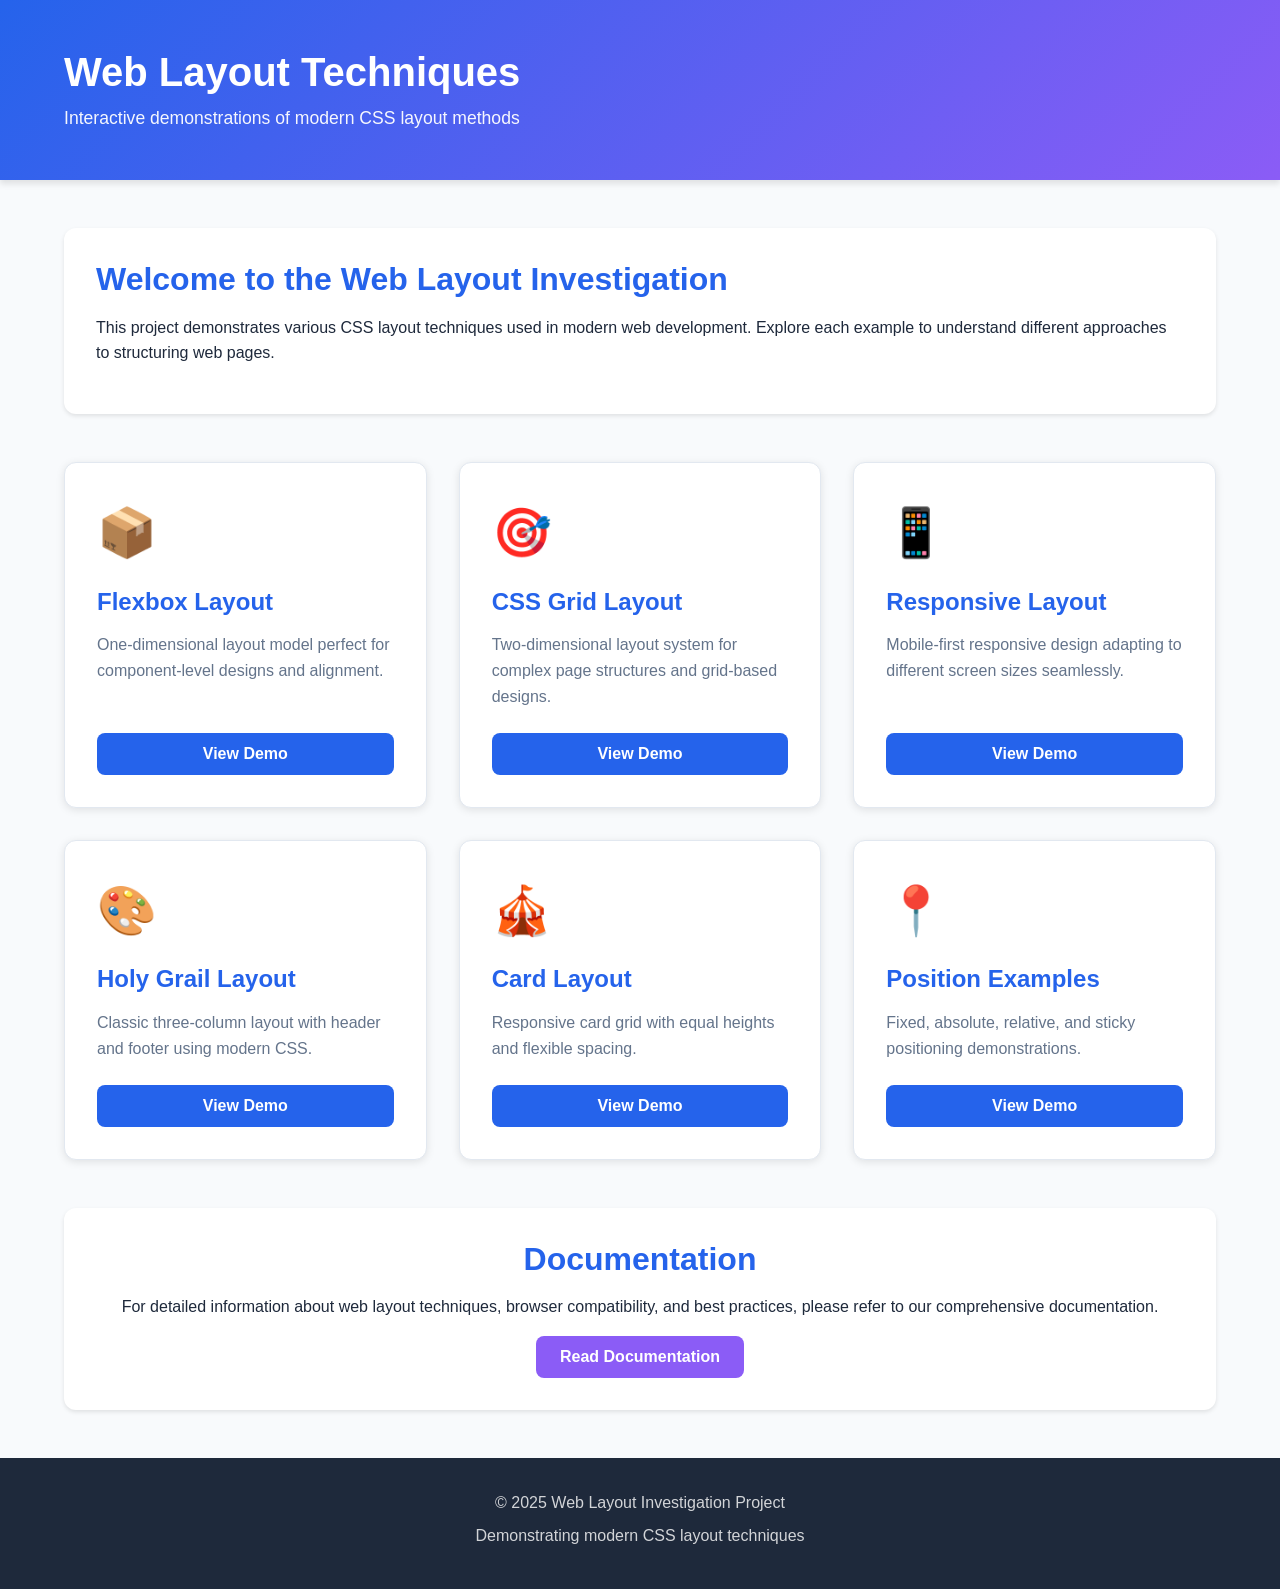
<file: index.html>
<!DOCTYPE html>
<html lang="en">
<head>
    <meta charset="UTF-8">
    <meta name="viewport" content="width=device-width, initial-scale=1.0">
    <title>Web Layout Techniques - Demo Hub</title>
    <link rel="stylesheet" href="styles/main.css">
</head>
<body>
    <header class="site-header">
        <div class="container">
            <h1>Web Layout Techniques</h1>
            <p class="subtitle">Interactive demonstrations of modern CSS layout methods</p>
        </div>
    </header>

    <main class="main-content">
        <div class="container">
            <section class="intro">
                <h2>Welcome to the Web Layout Investigation</h2>
                <p>
                    This project demonstrates various CSS layout techniques used in modern web development.
                    Explore each example to understand different approaches to structuring web pages.
                </p>
            </section>

            <section class="examples-grid">
                <div class="card">
                    <div class="card-icon">📦</div>
                    <h3>Flexbox Layout</h3>
                    <p>One-dimensional layout model perfect for component-level designs and alignment.</p>
                    <a href="examples/flexbox.html" class="btn">View Demo</a>
                </div>

                <div class="card">
                    <div class="card-icon">🎯</div>
                    <h3>CSS Grid Layout</h3>
                    <p>Two-dimensional layout system for complex page structures and grid-based designs.</p>
                    <a href="examples/grid.html" class="btn">View Demo</a>
                </div>

                <div class="card">
                    <div class="card-icon">📱</div>
                    <h3>Responsive Layout</h3>
                    <p>Mobile-first responsive design adapting to different screen sizes seamlessly.</p>
                    <a href="examples/responsive.html" class="btn">View Demo</a>
                </div>

                <div class="card">
                    <div class="card-icon">🎨</div>
                    <h3>Holy Grail Layout</h3>
                    <p>Classic three-column layout with header and footer using modern CSS.</p>
                    <a href="examples/holy-grail.html" class="btn">View Demo</a>
                </div>

                <div class="card">
                    <div class="card-icon">🎪</div>
                    <h3>Card Layout</h3>
                    <p>Responsive card grid with equal heights and flexible spacing.</p>
                    <a href="examples/cards.html" class="btn">View Demo</a>
                </div>

                <div class="card">
                    <div class="card-icon">📍</div>
                    <h3>Position Examples</h3>
                    <p>Fixed, absolute, relative, and sticky positioning demonstrations.</p>
                    <a href="examples/position.html" class="btn">View Demo</a>
                </div>
            </section>

            <section class="documentation">
                <h2>Documentation</h2>
                <p>
                    For detailed information about web layout techniques, browser compatibility, 
                    and best practices, please refer to our comprehensive documentation.
                </p>
                <a href="WEB_LAYOUT_INVESTIGATION.md" class="btn btn-secondary">Read Documentation</a>
            </section>
        </div>
    </main>

    <footer class="site-footer">
        <div class="container">
            <p>&copy; 2025 Web Layout Investigation Project</p>
            <p>Demonstrating modern CSS layout techniques</p>
        </div>
    </footer>
</body>
</html>
</file>
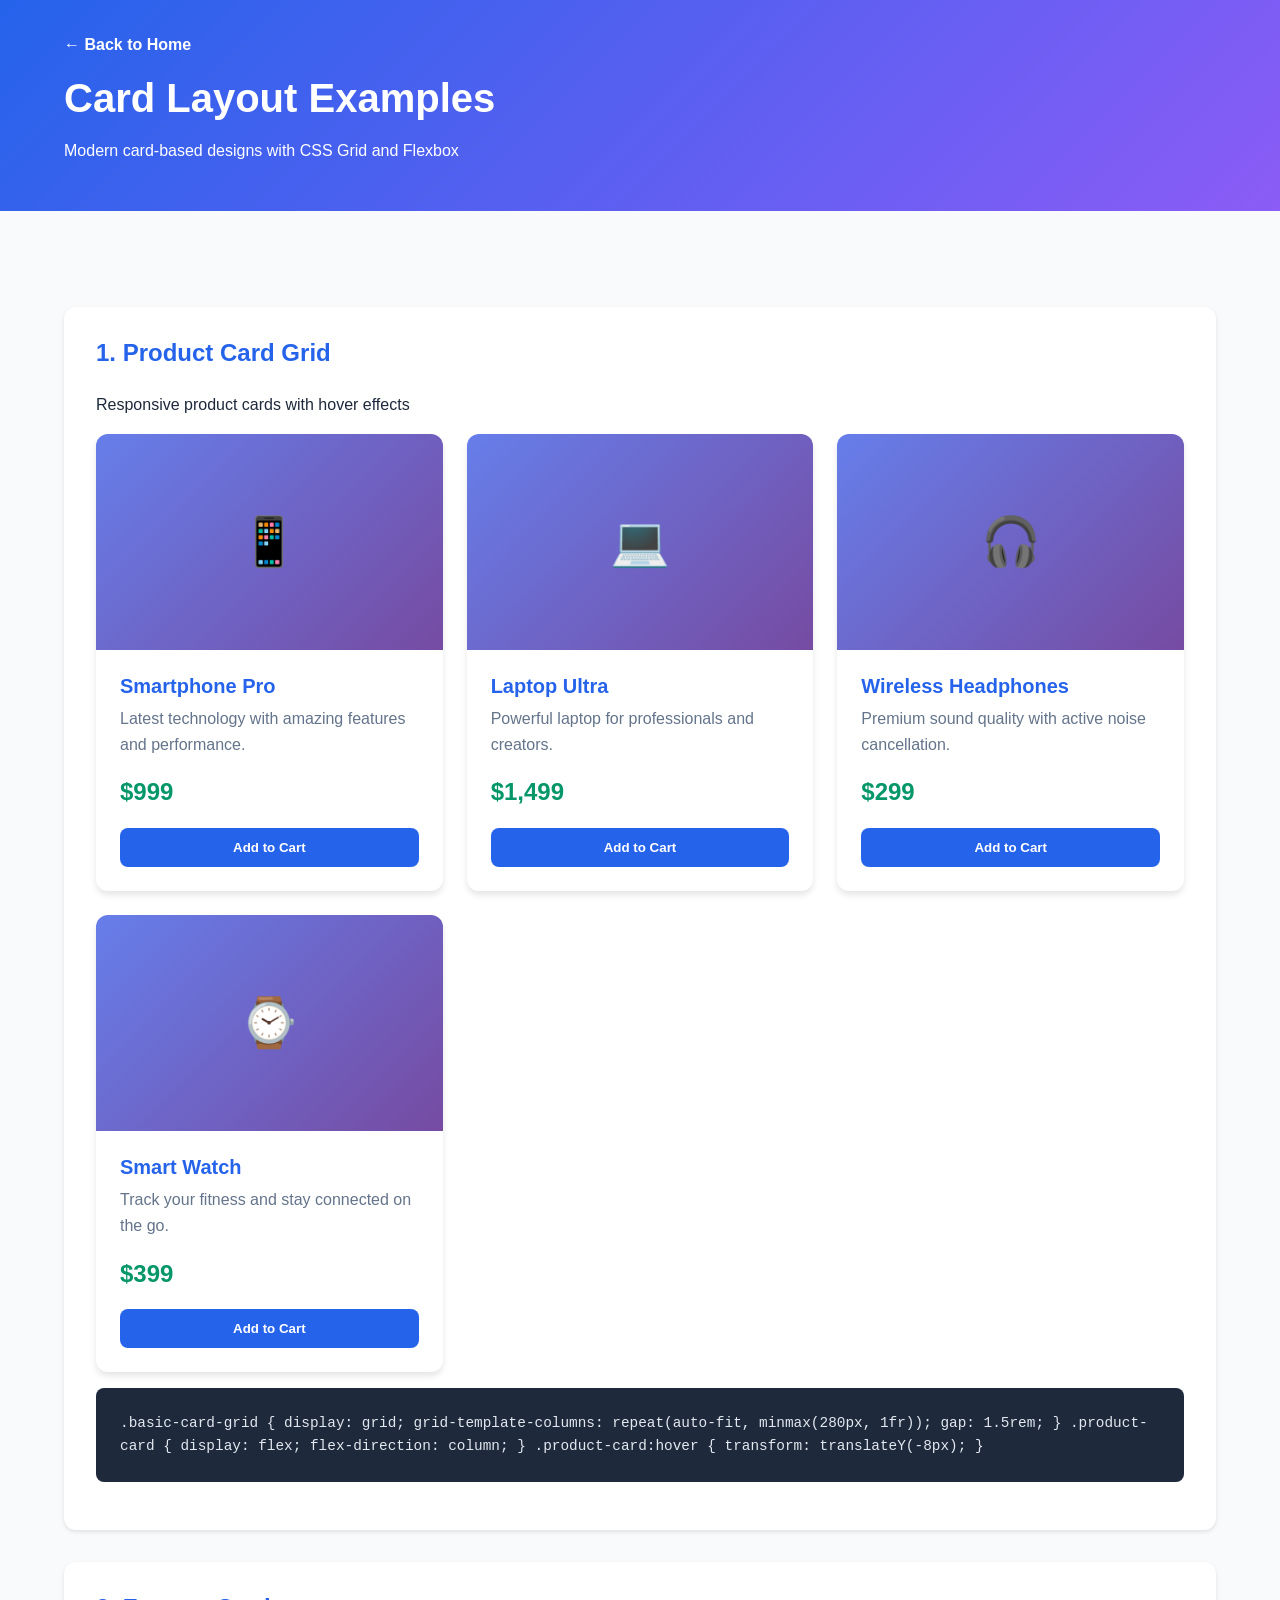
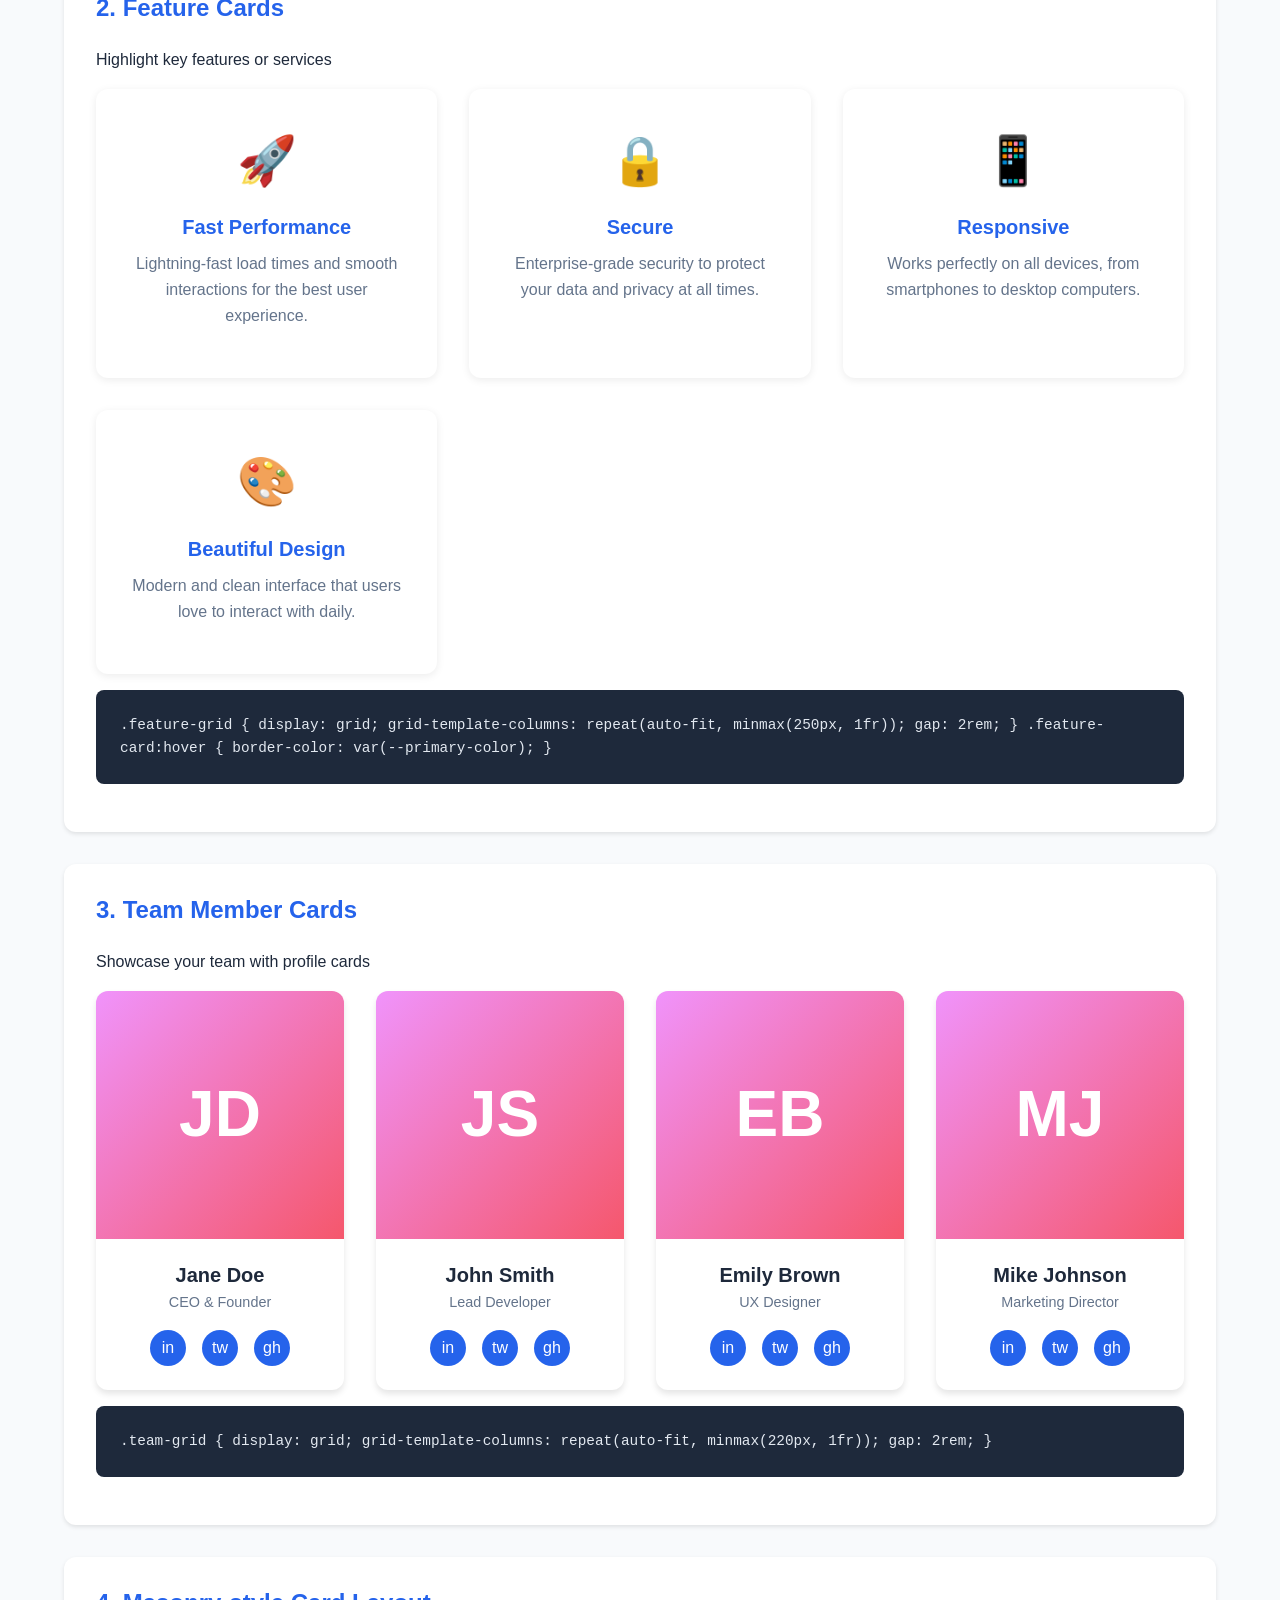
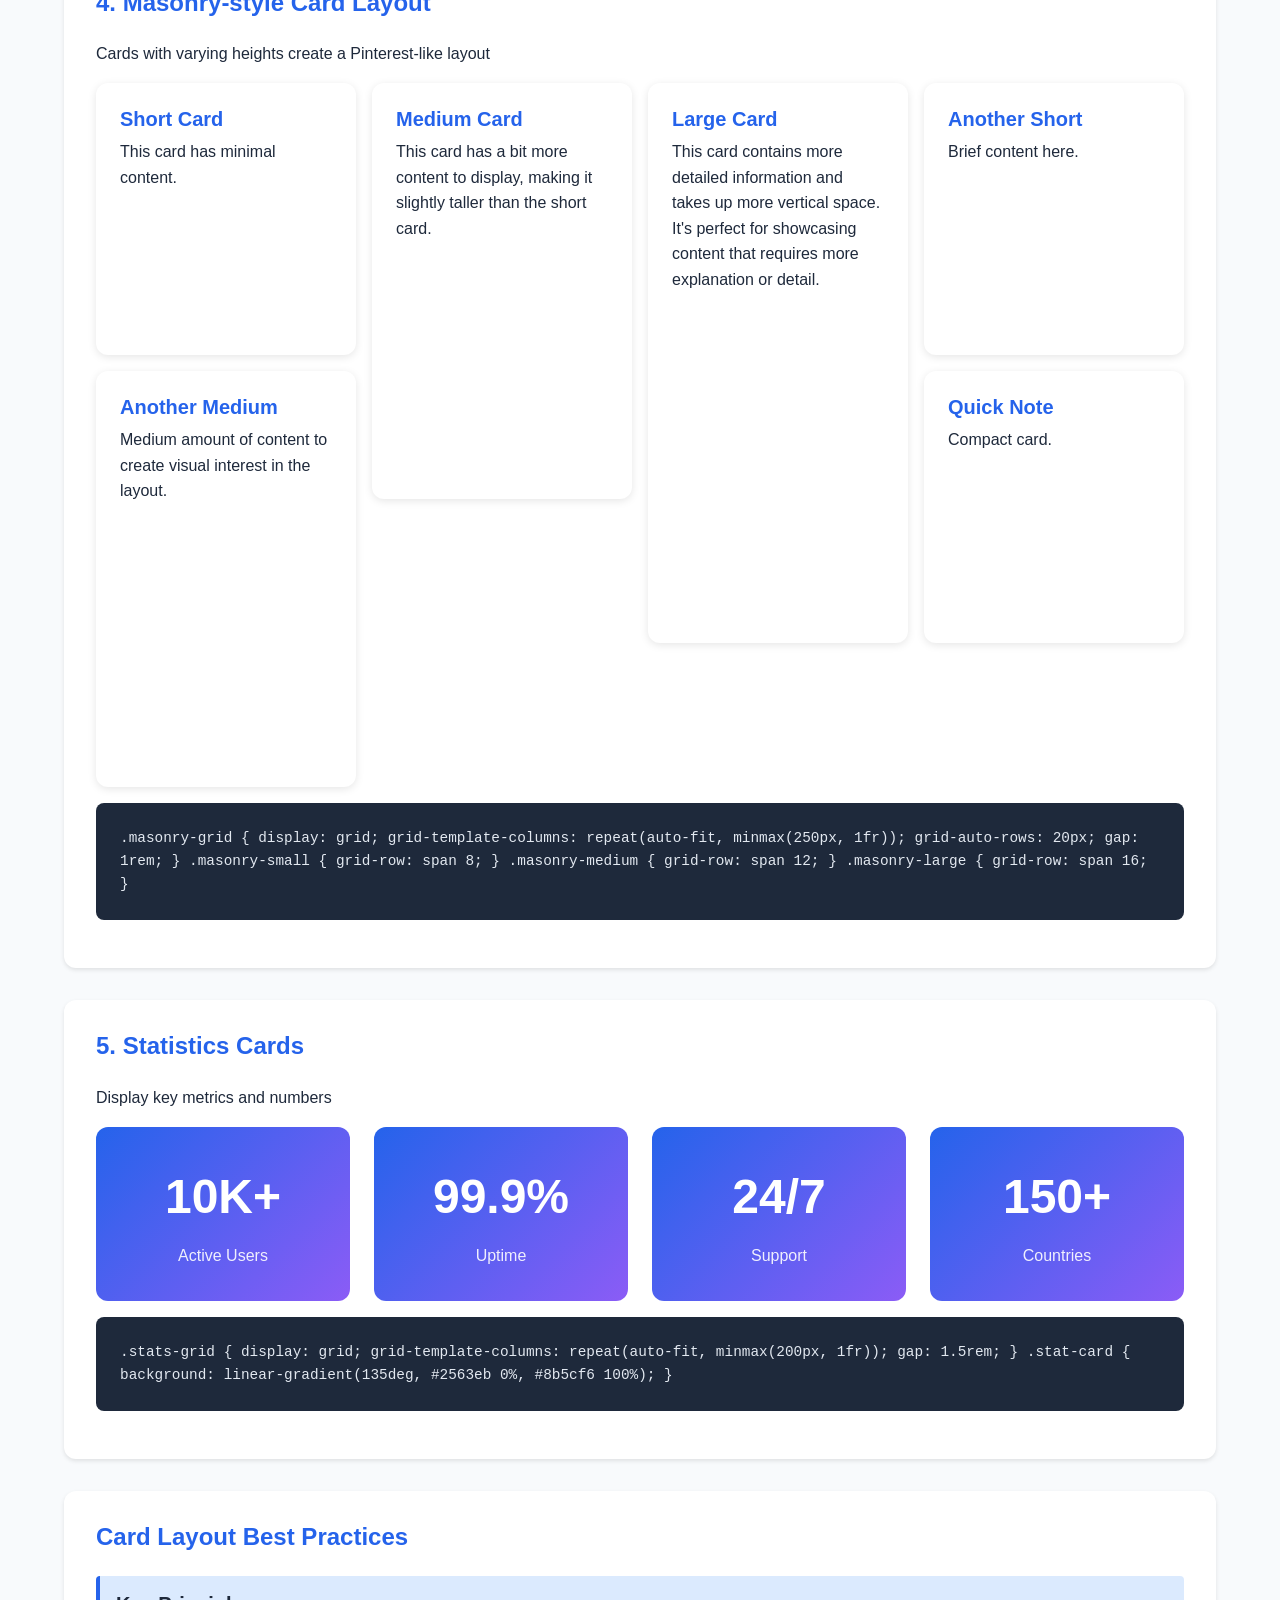
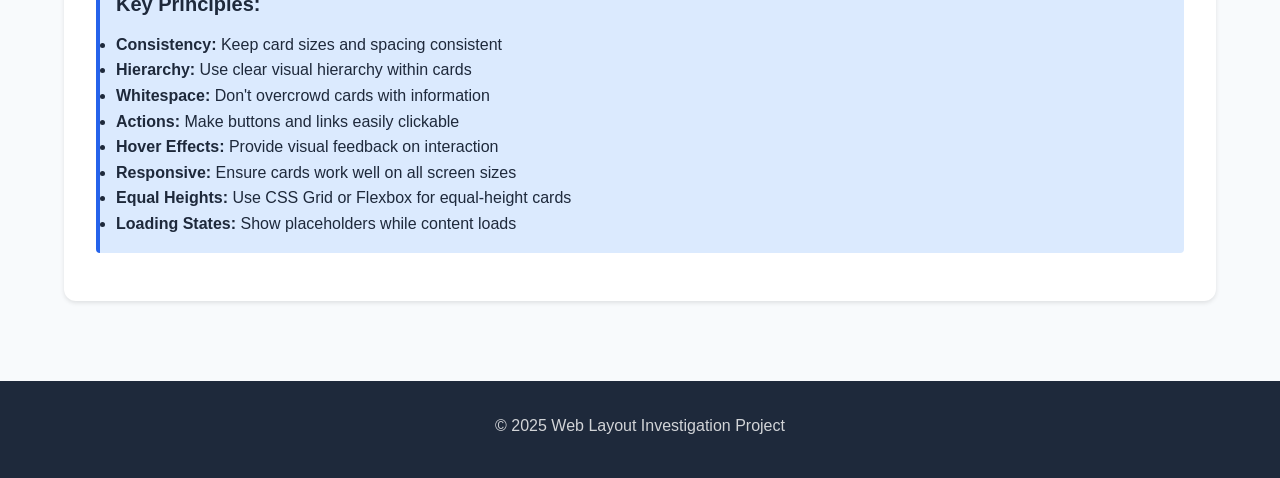
<file: examples/cards.html>
<!DOCTYPE html>
<html lang="en">
<head>
    <meta charset="UTF-8">
    <meta name="viewport" content="width=device-width, initial-scale=1.0">
    <title>Card Layout Examples</title>
    <link rel="stylesheet" href="../styles/main.css">
    <style>
        /* Card Layout Styles */
        
        /* Example 1: Basic Card Grid */
        .basic-card-grid {
            display: grid;
            grid-template-columns: repeat(auto-fit, minmax(280px, 1fr));
            gap: 1.5rem;
        }

        .product-card {
            background: white;
            border-radius: 12px;
            overflow: hidden;
            box-shadow: 0 4px 6px rgba(0, 0, 0, 0.1);
            transition: transform 0.3s ease, box-shadow 0.3s ease;
            display: flex;
            flex-direction: column;
        }

        .product-card:hover {
            transform: translateY(-8px);
            box-shadow: 0 12px 24px rgba(0, 0, 0, 0.15);
        }

        .card-image {
            width: 100%;
            aspect-ratio: 16/10;
            background: linear-gradient(135deg, #667eea 0%, #764ba2 100%);
            display: flex;
            align-items: center;
            justify-content: center;
            color: white;
            font-size: 3rem;
        }

        .card-content {
            padding: 1.5rem;
            flex: 1;
            display: flex;
            flex-direction: column;
        }

        .card-title {
            color: var(--primary-color);
            font-size: 1.25rem;
            margin-bottom: 0.5rem;
        }

        .card-description {
            color: var(--text-secondary);
            margin-bottom: 1rem;
            flex: 1;
        }

        .card-price {
            font-size: 1.5rem;
            font-weight: 700;
            color: #059669;
            margin-bottom: 1rem;
        }

        .card-button {
            background: var(--primary-color);
            color: white;
            border: none;
            padding: 0.75rem 1.5rem;
            border-radius: 8px;
            font-weight: 600;
            cursor: pointer;
            transition: background 0.2s ease;
        }

        .card-button:hover {
            background: var(--primary-dark);
        }

        /* Example 2: Feature Cards */
        .feature-grid {
            display: grid;
            grid-template-columns: repeat(auto-fit, minmax(250px, 1fr));
            gap: 2rem;
        }

        .feature-card {
            background: white;
            padding: 2rem;
            border-radius: 12px;
            box-shadow: 0 2px 8px rgba(0, 0, 0, 0.08);
            text-align: center;
            transition: all 0.3s ease;
            border: 2px solid transparent;
        }

        .feature-card:hover {
            border-color: var(--primary-color);
            box-shadow: 0 8px 16px rgba(0, 0, 0, 0.12);
        }

        .feature-icon {
            font-size: 3rem;
            margin-bottom: 1rem;
        }

        .feature-title {
            color: var(--primary-color);
            font-size: 1.25rem;
            margin-bottom: 0.75rem;
        }

        .feature-description {
            color: var(--text-secondary);
            line-height: 1.6;
        }

        /* Example 3: Team Cards */
        .team-grid {
            display: grid;
            grid-template-columns: repeat(auto-fit, minmax(220px, 1fr));
            gap: 2rem;
        }

        .team-card {
            background: white;
            border-radius: 12px;
            overflow: hidden;
            box-shadow: 0 4px 6px rgba(0, 0, 0, 0.1);
            text-align: center;
        }

        .team-avatar {
            width: 100%;
            aspect-ratio: 1;
            background: linear-gradient(135deg, #f093fb 0%, #f5576c 100%);
            display: flex;
            align-items: center;
            justify-content: center;
            color: white;
            font-size: 4rem;
            font-weight: 700;
        }

        .team-info {
            padding: 1.5rem;
        }

        .team-name {
            font-size: 1.25rem;
            font-weight: 700;
            color: var(--text-primary);
            margin-bottom: 0.25rem;
        }

        .team-role {
            color: var(--text-secondary);
            font-size: 0.9rem;
            margin-bottom: 1rem;
        }

        .team-social {
            display: flex;
            justify-content: center;
            gap: 1rem;
        }

        .social-link {
            width: 36px;
            height: 36px;
            border-radius: 50%;
            background: var(--primary-color);
            color: white;
            display: flex;
            align-items: center;
            justify-content: center;
            text-decoration: none;
            transition: background 0.2s ease;
        }

        .social-link:hover {
            background: var(--primary-dark);
        }

        /* Example 4: Masonry-style Layout */
        .masonry-grid {
            display: grid;
            grid-template-columns: repeat(auto-fit, minmax(250px, 1fr));
            gap: 1rem;
            grid-auto-rows: 20px;
        }

        .masonry-card {
            background: white;
            padding: 1.5rem;
            border-radius: 12px;
            box-shadow: 0 2px 8px rgba(0, 0, 0, 0.1);
        }

        .masonry-card h4 {
            color: var(--primary-color);
            margin-bottom: 0.5rem;
        }

        .masonry-small { grid-row: span 8; }
        .masonry-medium { grid-row: span 12; }
        .masonry-large { grid-row: span 16; }

        /* Example 5: Card with Stats */
        .stats-grid {
            display: grid;
            grid-template-columns: repeat(auto-fit, minmax(200px, 1fr));
            gap: 1.5rem;
        }

        .stat-card {
            background: linear-gradient(135deg, var(--primary-color) 0%, var(--secondary-color) 100%);
            color: white;
            padding: 2rem;
            border-radius: 12px;
            text-align: center;
        }

        .stat-number {
            font-size: 3rem;
            font-weight: 700;
            margin-bottom: 0.5rem;
        }

        .stat-label {
            font-size: 1rem;
            opacity: 0.9;
        }

        /* Responsive adjustments */
        @media (max-width: 640px) {
            .basic-card-grid,
            .feature-grid,
            .team-grid,
            .stats-grid {
                grid-template-columns: 1fr;
            }
        }
    </style>
</head>
<body>
    <header class="example-header">
        <div class="container">
            <a href="../index.html" class="back-link">← Back to Home</a>
            <h1>Card Layout Examples</h1>
            <p>Modern card-based designs with CSS Grid and Flexbox</p>
        </div>
    </header>

    <main class="main-content">
        <div class="container">
            
            <!-- Example 1: Product Cards -->
            <section class="demo-section">
                <h3>1. Product Card Grid</h3>
                <p>Responsive product cards with hover effects</p>
                <div class="basic-card-grid">
                    <div class="product-card">
                        <div class="card-image">📱</div>
                        <div class="card-content">
                            <h4 class="card-title">Smartphone Pro</h4>
                            <p class="card-description">
                                Latest technology with amazing features and performance.
                            </p>
                            <div class="card-price">$999</div>
                            <button class="card-button">Add to Cart</button>
                        </div>
                    </div>
                    
                    <div class="product-card">
                        <div class="card-image">💻</div>
                        <div class="card-content">
                            <h4 class="card-title">Laptop Ultra</h4>
                            <p class="card-description">
                                Powerful laptop for professionals and creators.
                            </p>
                            <div class="card-price">$1,499</div>
                            <button class="card-button">Add to Cart</button>
                        </div>
                    </div>
                    
                    <div class="product-card">
                        <div class="card-image">🎧</div>
                        <div class="card-content">
                            <h4 class="card-title">Wireless Headphones</h4>
                            <p class="card-description">
                                Premium sound quality with active noise cancellation.
                            </p>
                            <div class="card-price">$299</div>
                            <button class="card-button">Add to Cart</button>
                        </div>
                    </div>
                    
                    <div class="product-card">
                        <div class="card-image">⌚</div>
                        <div class="card-content">
                            <h4 class="card-title">Smart Watch</h4>
                            <p class="card-description">
                                Track your fitness and stay connected on the go.
                            </p>
                            <div class="card-price">$399</div>
                            <button class="card-button">Add to Cart</button>
                        </div>
                    </div>
                </div>
                
                <div class="code-block">
.basic-card-grid {
    display: grid;
    grid-template-columns: repeat(auto-fit, minmax(280px, 1fr));
    gap: 1.5rem;
}

.product-card {
    display: flex;
    flex-direction: column;
}

.product-card:hover {
    transform: translateY(-8px);
}
                </div>
            </section>

            <!-- Example 2: Feature Cards -->
            <section class="demo-section">
                <h3>2. Feature Cards</h3>
                <p>Highlight key features or services</p>
                <div class="feature-grid">
                    <div class="feature-card">
                        <div class="feature-icon">🚀</div>
                        <h4 class="feature-title">Fast Performance</h4>
                        <p class="feature-description">
                            Lightning-fast load times and smooth interactions for the best user experience.
                        </p>
                    </div>
                    
                    <div class="feature-card">
                        <div class="feature-icon">🔒</div>
                        <h4 class="feature-title">Secure</h4>
                        <p class="feature-description">
                            Enterprise-grade security to protect your data and privacy at all times.
                        </p>
                    </div>
                    
                    <div class="feature-card">
                        <div class="feature-icon">📱</div>
                        <h4 class="feature-title">Responsive</h4>
                        <p class="feature-description">
                            Works perfectly on all devices, from smartphones to desktop computers.
                        </p>
                    </div>
                    
                    <div class="feature-card">
                        <div class="feature-icon">🎨</div>
                        <h4 class="feature-title">Beautiful Design</h4>
                        <p class="feature-description">
                            Modern and clean interface that users love to interact with daily.
                        </p>
                    </div>
                </div>
                
                <div class="code-block">
.feature-grid {
    display: grid;
    grid-template-columns: repeat(auto-fit, minmax(250px, 1fr));
    gap: 2rem;
}

.feature-card:hover {
    border-color: var(--primary-color);
}
                </div>
            </section>

            <!-- Example 3: Team Cards -->
            <section class="demo-section">
                <h3>3. Team Member Cards</h3>
                <p>Showcase your team with profile cards</p>
                <div class="team-grid">
                    <div class="team-card">
                        <div class="team-avatar">JD</div>
                        <div class="team-info">
                            <h4 class="team-name">Jane Doe</h4>
                            <p class="team-role">CEO & Founder</p>
                            <div class="team-social">
                                <a href="#" class="social-link">in</a>
                                <a href="#" class="social-link">tw</a>
                                <a href="#" class="social-link">gh</a>
                            </div>
                        </div>
                    </div>
                    
                    <div class="team-card">
                        <div class="team-avatar">JS</div>
                        <div class="team-info">
                            <h4 class="team-name">John Smith</h4>
                            <p class="team-role">Lead Developer</p>
                            <div class="team-social">
                                <a href="#" class="social-link">in</a>
                                <a href="#" class="social-link">tw</a>
                                <a href="#" class="social-link">gh</a>
                            </div>
                        </div>
                    </div>
                    
                    <div class="team-card">
                        <div class="team-avatar">EB</div>
                        <div class="team-info">
                            <h4 class="team-name">Emily Brown</h4>
                            <p class="team-role">UX Designer</p>
                            <div class="team-social">
                                <a href="#" class="social-link">in</a>
                                <a href="#" class="social-link">tw</a>
                                <a href="#" class="social-link">gh</a>
                            </div>
                        </div>
                    </div>
                    
                    <div class="team-card">
                        <div class="team-avatar">MJ</div>
                        <div class="team-info">
                            <h4 class="team-name">Mike Johnson</h4>
                            <p class="team-role">Marketing Director</p>
                            <div class="team-social">
                                <a href="#" class="social-link">in</a>
                                <a href="#" class="social-link">tw</a>
                                <a href="#" class="social-link">gh</a>
                            </div>
                        </div>
                    </div>
                </div>
                
                <div class="code-block">
.team-grid {
    display: grid;
    grid-template-columns: repeat(auto-fit, minmax(220px, 1fr));
    gap: 2rem;
}
                </div>
            </section>

            <!-- Example 4: Masonry-style -->
            <section class="demo-section">
                <h3>4. Masonry-style Card Layout</h3>
                <p>Cards with varying heights create a Pinterest-like layout</p>
                <div class="masonry-grid">
                    <div class="masonry-card masonry-small">
                        <h4>Short Card</h4>
                        <p>This card has minimal content.</p>
                    </div>
                    
                    <div class="masonry-card masonry-medium">
                        <h4>Medium Card</h4>
                        <p>This card has a bit more content to display, making it slightly taller than the short card.</p>
                    </div>
                    
                    <div class="masonry-card masonry-large">
                        <h4>Large Card</h4>
                        <p>This card contains more detailed information and takes up more vertical space. It's perfect for showcasing content that requires more explanation or detail.</p>
                    </div>
                    
                    <div class="masonry-card masonry-small">
                        <h4>Another Short</h4>
                        <p>Brief content here.</p>
                    </div>
                    
                    <div class="masonry-card masonry-medium">
                        <h4>Another Medium</h4>
                        <p>Medium amount of content to create visual interest in the layout.</p>
                    </div>
                    
                    <div class="masonry-card masonry-small">
                        <h4>Quick Note</h4>
                        <p>Compact card.</p>
                    </div>
                </div>
                
                <div class="code-block">
.masonry-grid {
    display: grid;
    grid-template-columns: repeat(auto-fit, minmax(250px, 1fr));
    grid-auto-rows: 20px;
    gap: 1rem;
}

.masonry-small { grid-row: span 8; }
.masonry-medium { grid-row: span 12; }
.masonry-large { grid-row: span 16; }
                </div>
            </section>

            <!-- Example 5: Stats Cards -->
            <section class="demo-section">
                <h3>5. Statistics Cards</h3>
                <p>Display key metrics and numbers</p>
                <div class="stats-grid">
                    <div class="stat-card">
                        <div class="stat-number">10K+</div>
                        <div class="stat-label">Active Users</div>
                    </div>
                    
                    <div class="stat-card">
                        <div class="stat-number">99.9%</div>
                        <div class="stat-label">Uptime</div>
                    </div>
                    
                    <div class="stat-card">
                        <div class="stat-number">24/7</div>
                        <div class="stat-label">Support</div>
                    </div>
                    
                    <div class="stat-card">
                        <div class="stat-number">150+</div>
                        <div class="stat-label">Countries</div>
                    </div>
                </div>
                
                <div class="code-block">
.stats-grid {
    display: grid;
    grid-template-columns: repeat(auto-fit, minmax(200px, 1fr));
    gap: 1.5rem;
}

.stat-card {
    background: linear-gradient(135deg, #2563eb 0%, #8b5cf6 100%);
}
                </div>
            </section>

            <!-- Best Practices -->
            <section class="demo-section">
                <h3>Card Layout Best Practices</h3>
                <div style="background: #dbeafe; border-left: 4px solid var(--primary-color); padding: 1rem; margin: 1rem 0; border-radius: 4px;">
                    <h4>Key Principles:</h4>
                    <ul>
                        <li><strong>Consistency:</strong> Keep card sizes and spacing consistent</li>
                        <li><strong>Hierarchy:</strong> Use clear visual hierarchy within cards</li>
                        <li><strong>Whitespace:</strong> Don't overcrowd cards with information</li>
                        <li><strong>Actions:</strong> Make buttons and links easily clickable</li>
                        <li><strong>Hover Effects:</strong> Provide visual feedback on interaction</li>
                        <li><strong>Responsive:</strong> Ensure cards work well on all screen sizes</li>
                        <li><strong>Equal Heights:</strong> Use CSS Grid or Flexbox for equal-height cards</li>
                        <li><strong>Loading States:</strong> Show placeholders while content loads</li>
                    </ul>
                </div>
            </section>

        </div>
    </main>

    <footer class="site-footer">
        <div class="container">
            <p>&copy; 2025 Web Layout Investigation Project</p>
        </div>
    </footer>
</body>
</html>
</file>
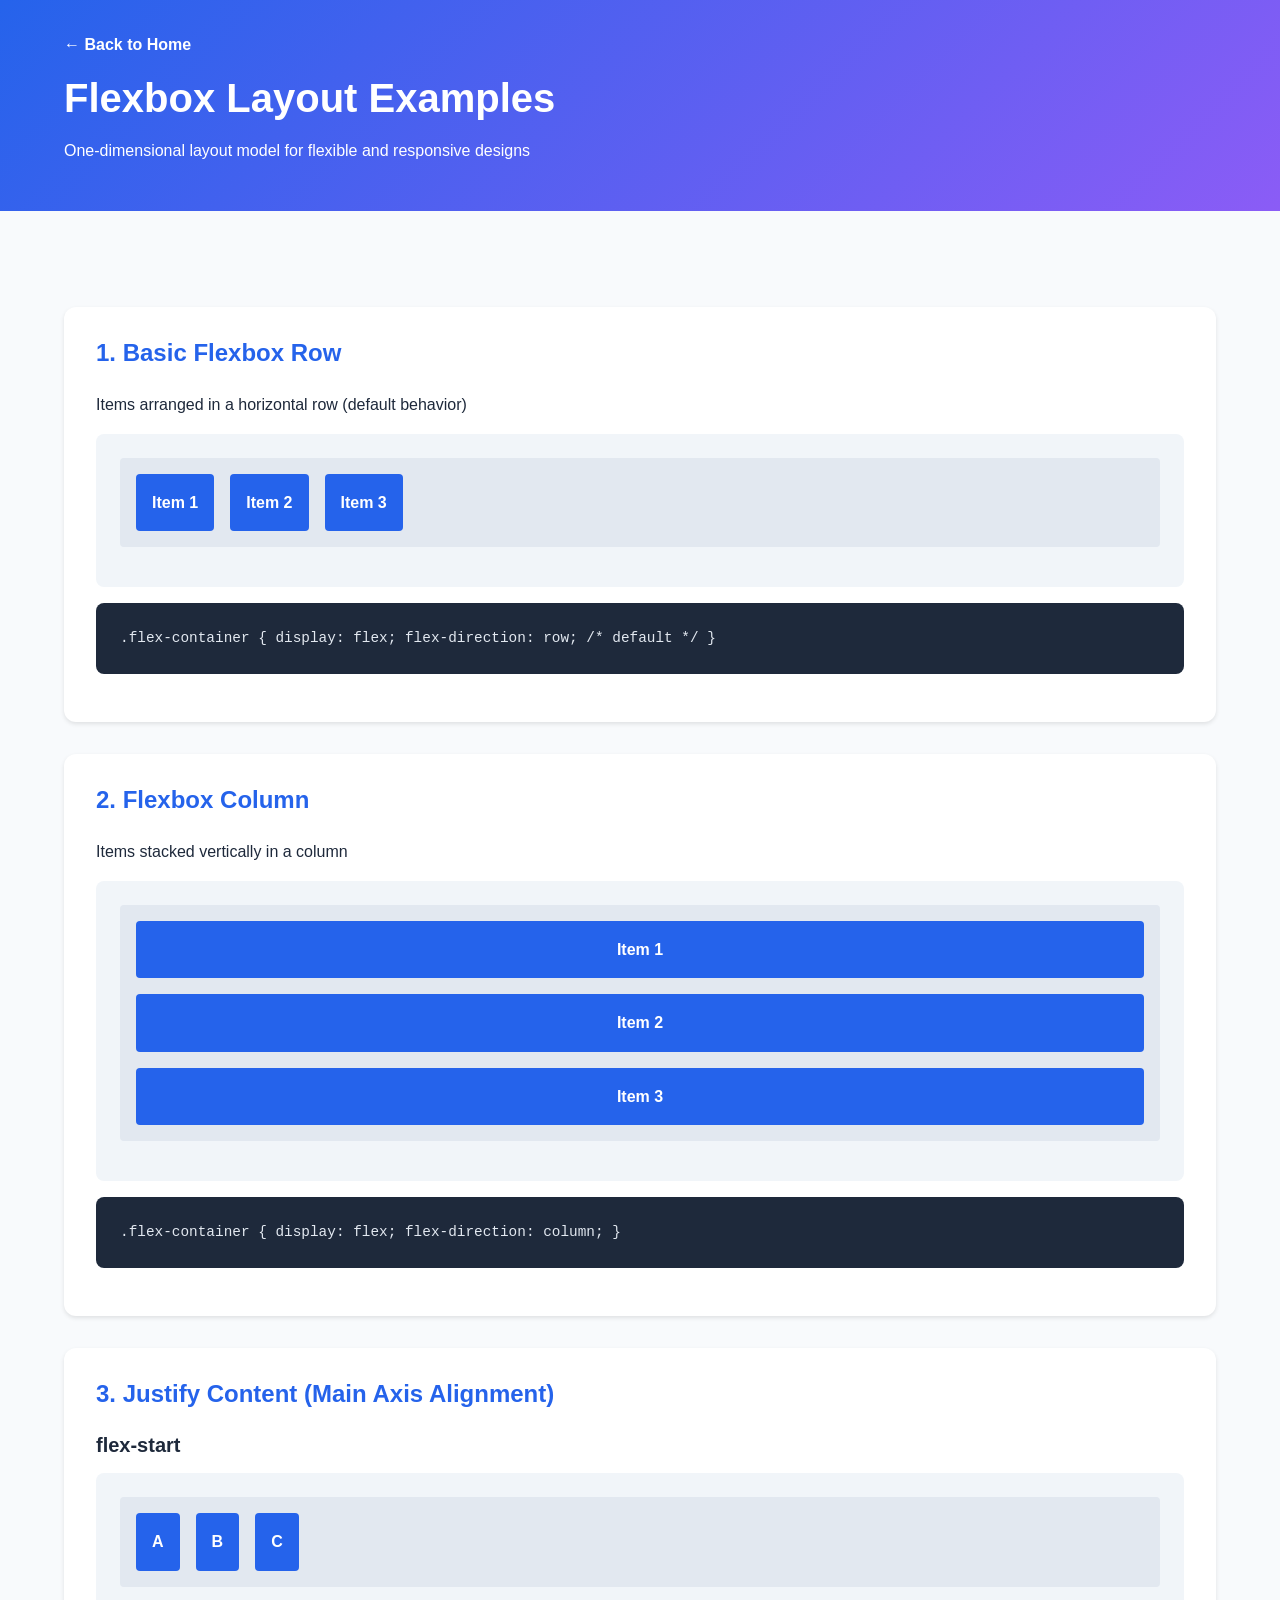
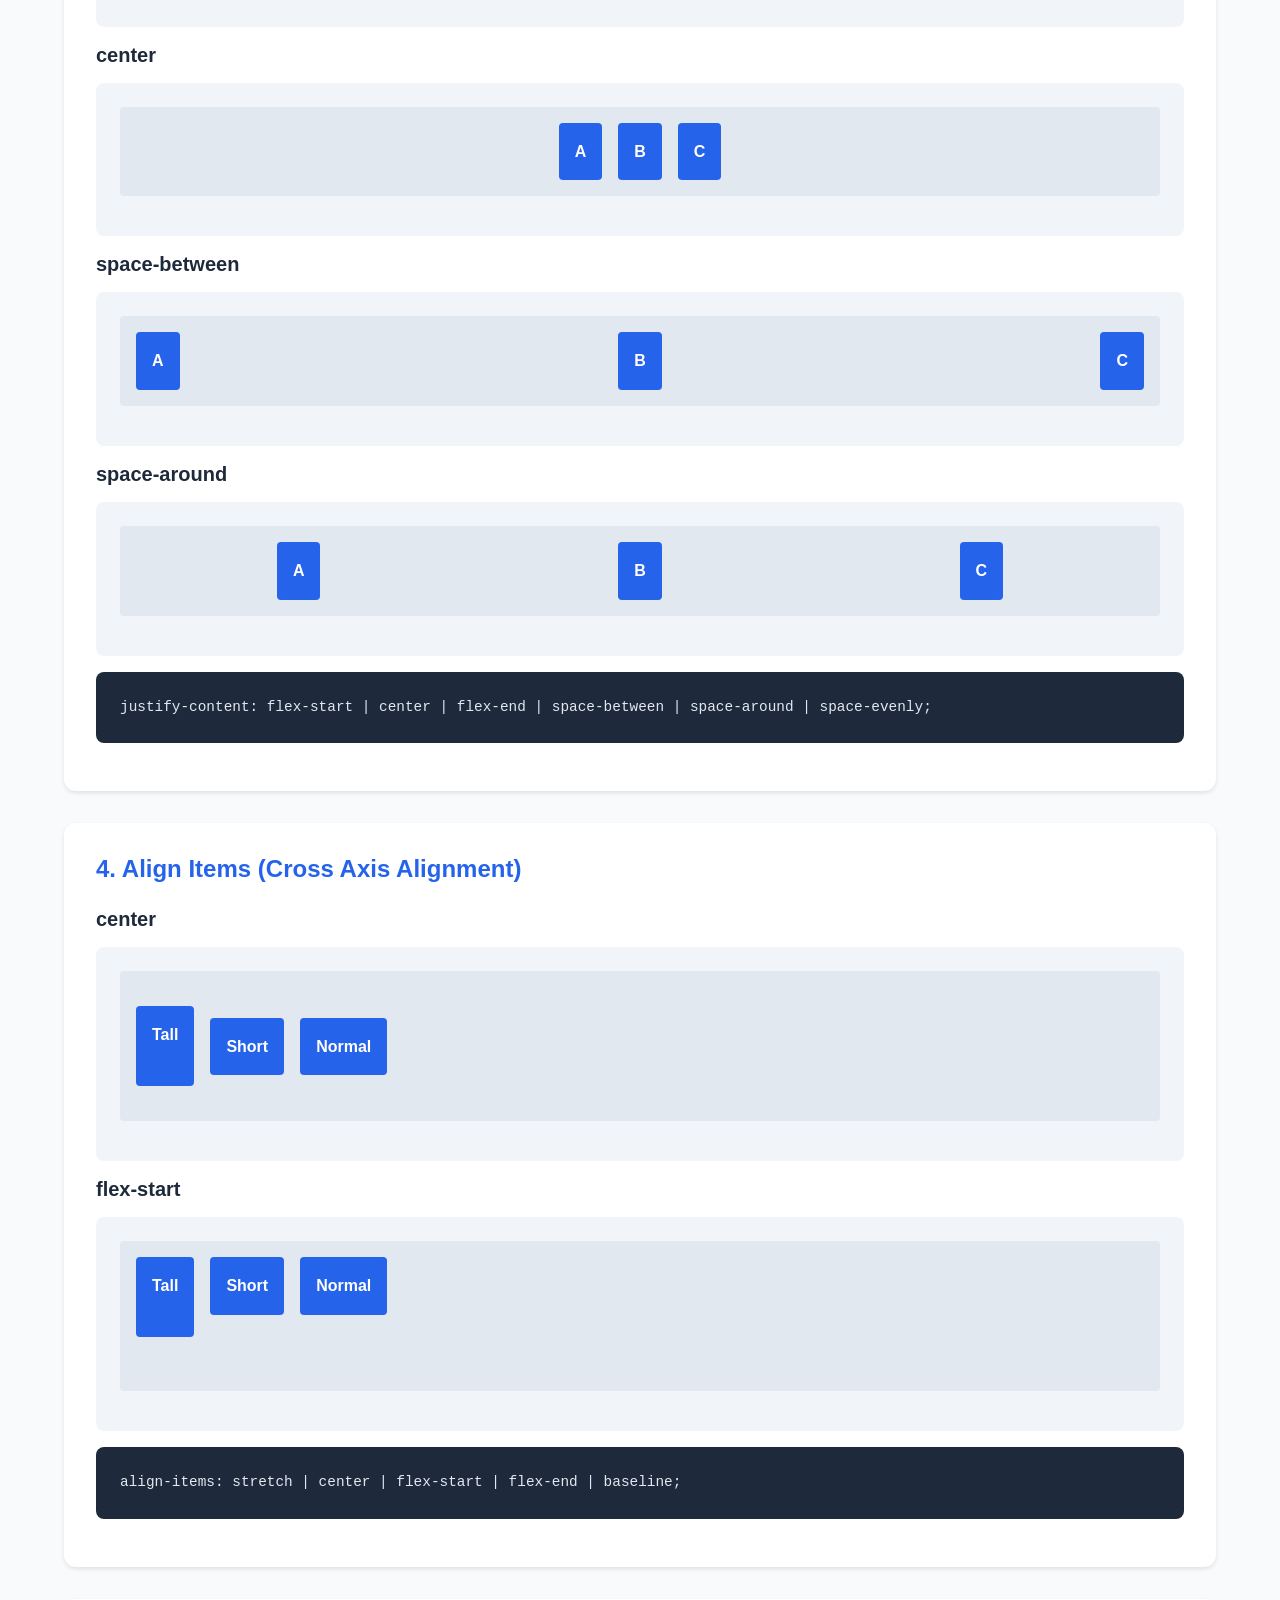
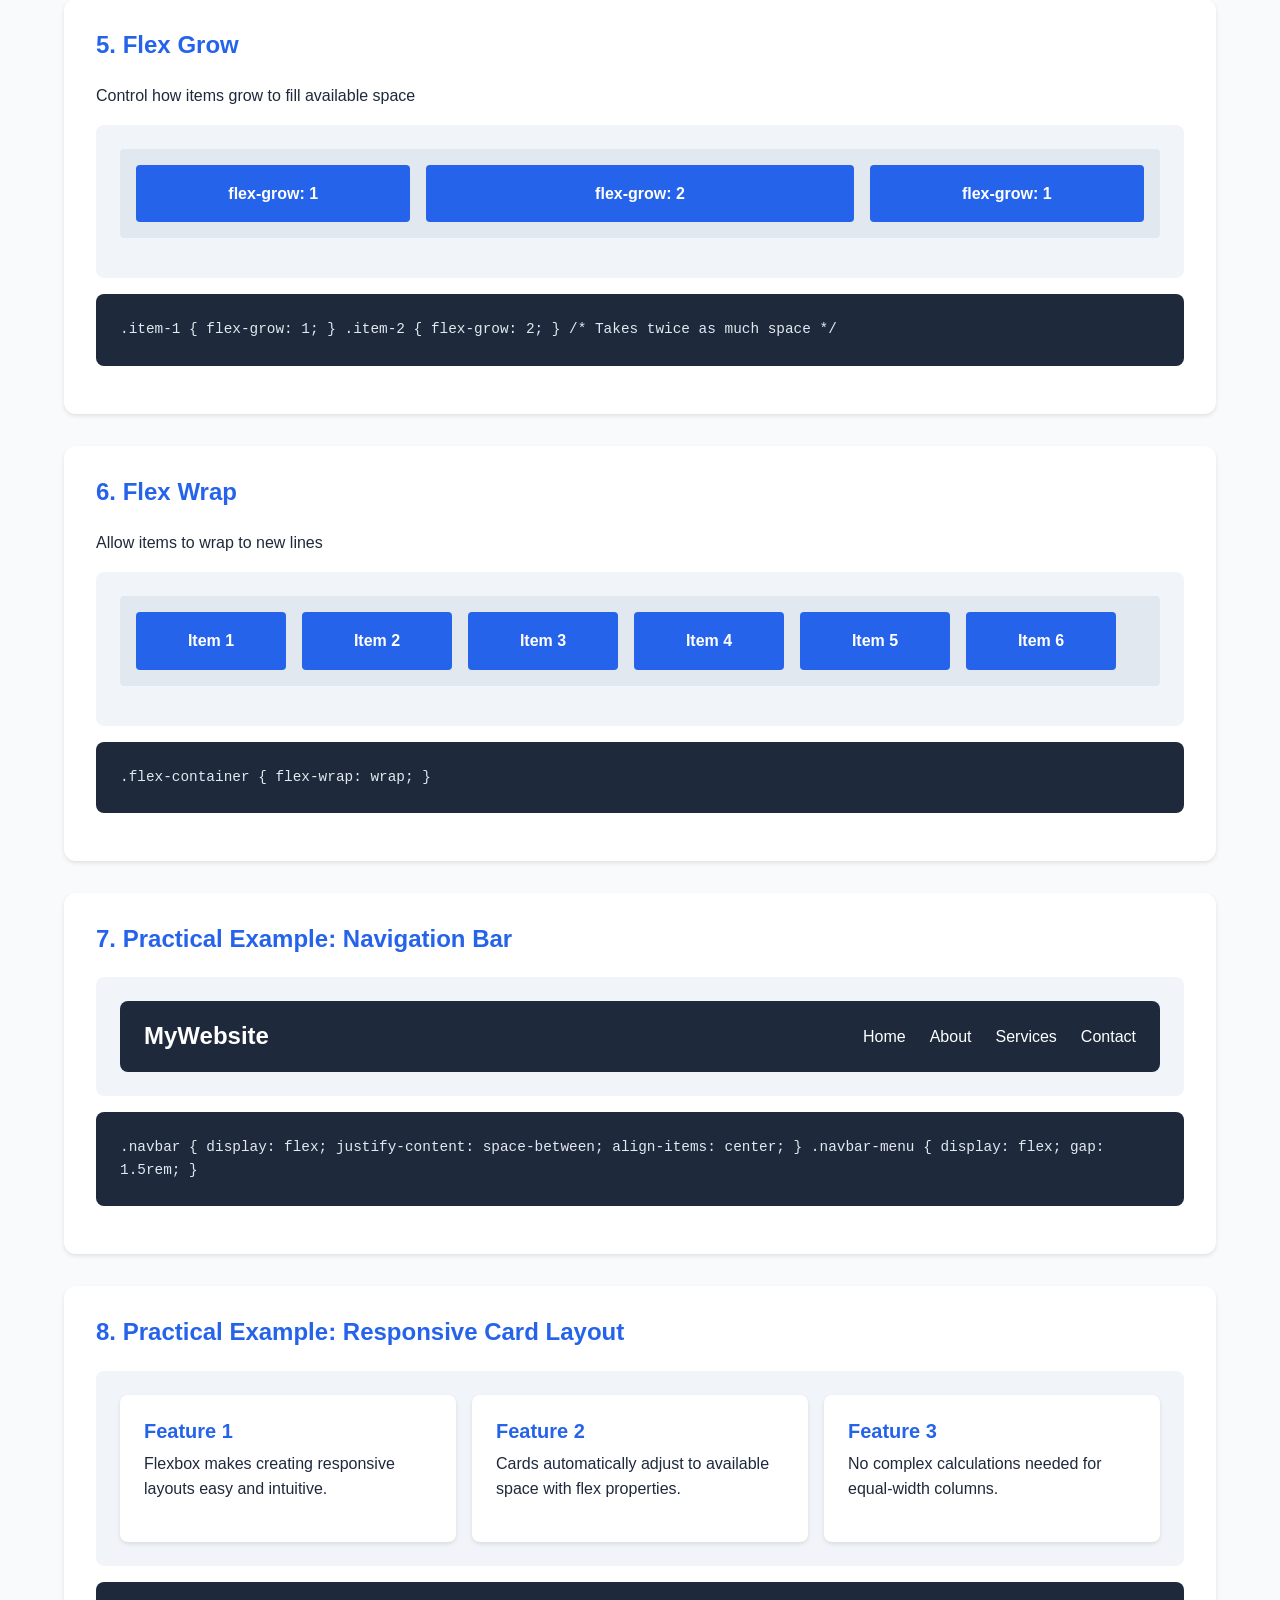
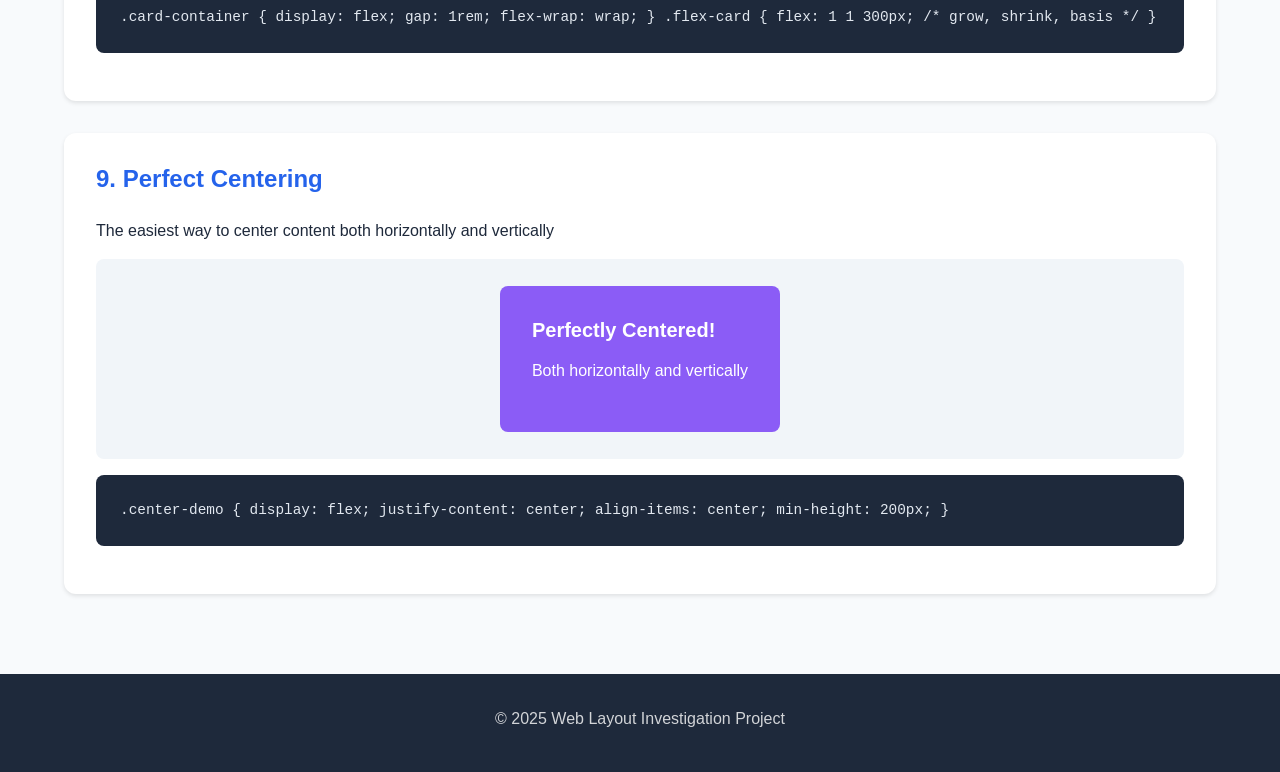
<file: examples/flexbox.html>
<!DOCTYPE html>
<html lang="en">
<head>
    <meta charset="UTF-8">
    <meta name="viewport" content="width=device-width, initial-scale=1.0">
    <title>Flexbox Layout Examples</title>
    <link rel="stylesheet" href="../styles/main.css">
    <style>
        /* Flexbox Demo Styles */
        .flex-demo {
            background: #f1f5f9;
            padding: 1.5rem;
            border-radius: 8px;
            margin: 1rem 0;
        }

        .flex-container {
            display: flex;
            background: #e2e8f0;
            padding: 1rem;
            border-radius: 4px;
            gap: 1rem;
            margin-bottom: 1rem;
        }

        .flex-item {
            background: var(--primary-color);
            color: white;
            padding: 1rem;
            border-radius: 4px;
            text-align: center;
            font-weight: 600;
        }

        /* Example 1: Basic Row */
        .flex-row {
            flex-direction: row;
        }

        /* Example 2: Column Direction */
        .flex-column {
            flex-direction: column;
        }

        /* Example 3: Justify Content */
        .justify-start { justify-content: flex-start; }
        .justify-center { justify-content: center; }
        .justify-end { justify-content: flex-end; }
        .justify-between { justify-content: space-between; }
        .justify-around { justify-content: space-around; }
        .justify-evenly { justify-content: space-evenly; }

        /* Example 4: Align Items */
        .align-stretch { align-items: stretch; min-height: 150px; }
        .align-center { align-items: center; min-height: 150px; }
        .align-start { align-items: flex-start; min-height: 150px; }
        .align-end { align-items: flex-end; min-height: 150px; }

        .flex-item-tall { min-height: 80px; }
        .flex-item-short { min-height: 40px; }

        /* Example 5: Flex Grow */
        .flex-grow-1 { flex-grow: 1; }
        .flex-grow-2 { flex-grow: 2; }
        .flex-grow-0 { flex-grow: 0; }

        /* Example 6: Flex Wrap */
        .flex-wrap {
            flex-wrap: wrap;
        }

        .flex-wrap .flex-item {
            width: 150px;
        }

        /* Example 7: Navbar */
        .navbar {
            display: flex;
            justify-content: space-between;
            align-items: center;
            background: #1e293b;
            padding: 1rem 1.5rem;
            border-radius: 8px;
        }

        .navbar-brand {
            color: white;
            font-size: 1.5rem;
            font-weight: 700;
        }

        .navbar-menu {
            display: flex;
            gap: 1.5rem;
            list-style: none;
        }

        .navbar-menu a {
            color: white;
            text-decoration: none;
        }

        .navbar-menu a:hover {
            text-decoration: underline;
        }

        /* Example 8: Card Layout */
        .card-container {
            display: flex;
            gap: 1rem;
            flex-wrap: wrap;
        }

        .flex-card {
            flex: 1 1 300px;
            background: white;
            padding: 1.5rem;
            border-radius: 8px;
            box-shadow: 0 2px 4px rgba(0,0,0,0.1);
        }

        .flex-card h4 {
            color: var(--primary-color);
            margin-bottom: 0.5rem;
        }

        /* Example 9: Centering */
        .center-demo {
            display: flex;
            justify-content: center;
            align-items: center;
            min-height: 200px;
            background: #f1f5f9;
            border-radius: 8px;
        }

        .centered-box {
            background: var(--secondary-color);
            color: white;
            padding: 2rem;
            border-radius: 8px;
        }
    </style>
</head>
<body>
    <header class="example-header">
        <div class="container">
            <a href="../index.html" class="back-link">← Back to Home</a>
            <h1>Flexbox Layout Examples</h1>
            <p>One-dimensional layout model for flexible and responsive designs</p>
        </div>
    </header>

    <main class="main-content">
        <div class="container">
            
            <!-- Example 1: Basic Row -->
            <section class="demo-section">
                <h3>1. Basic Flexbox Row</h3>
                <p>Items arranged in a horizontal row (default behavior)</p>
                <div class="flex-demo">
                    <div class="flex-container flex-row">
                        <div class="flex-item">Item 1</div>
                        <div class="flex-item">Item 2</div>
                        <div class="flex-item">Item 3</div>
                    </div>
                </div>
                <div class="code-block">
.flex-container {
    display: flex;
    flex-direction: row; /* default */
}
                </div>
            </section>

            <!-- Example 2: Column Direction -->
            <section class="demo-section">
                <h3>2. Flexbox Column</h3>
                <p>Items stacked vertically in a column</p>
                <div class="flex-demo">
                    <div class="flex-container flex-column">
                        <div class="flex-item">Item 1</div>
                        <div class="flex-item">Item 2</div>
                        <div class="flex-item">Item 3</div>
                    </div>
                </div>
                <div class="code-block">
.flex-container {
    display: flex;
    flex-direction: column;
}
                </div>
            </section>

            <!-- Example 3: Justify Content -->
            <section class="demo-section">
                <h3>3. Justify Content (Main Axis Alignment)</h3>
                
                <h4>flex-start</h4>
                <div class="flex-demo">
                    <div class="flex-container justify-start">
                        <div class="flex-item">A</div>
                        <div class="flex-item">B</div>
                        <div class="flex-item">C</div>
                    </div>
                </div>

                <h4>center</h4>
                <div class="flex-demo">
                    <div class="flex-container justify-center">
                        <div class="flex-item">A</div>
                        <div class="flex-item">B</div>
                        <div class="flex-item">C</div>
                    </div>
                </div>

                <h4>space-between</h4>
                <div class="flex-demo">
                    <div class="flex-container justify-between">
                        <div class="flex-item">A</div>
                        <div class="flex-item">B</div>
                        <div class="flex-item">C</div>
                    </div>
                </div>

                <h4>space-around</h4>
                <div class="flex-demo">
                    <div class="flex-container justify-around">
                        <div class="flex-item">A</div>
                        <div class="flex-item">B</div>
                        <div class="flex-item">C</div>
                    </div>
                </div>

                <div class="code-block">
justify-content: flex-start | center | flex-end | 
                 space-between | space-around | space-evenly;
                </div>
            </section>

            <!-- Example 4: Align Items -->
            <section class="demo-section">
                <h3>4. Align Items (Cross Axis Alignment)</h3>
                
                <h4>center</h4>
                <div class="flex-demo">
                    <div class="flex-container align-center">
                        <div class="flex-item flex-item-tall">Tall</div>
                        <div class="flex-item flex-item-short">Short</div>
                        <div class="flex-item">Normal</div>
                    </div>
                </div>

                <h4>flex-start</h4>
                <div class="flex-demo">
                    <div class="flex-container align-start">
                        <div class="flex-item flex-item-tall">Tall</div>
                        <div class="flex-item flex-item-short">Short</div>
                        <div class="flex-item">Normal</div>
                    </div>
                </div>

                <div class="code-block">
align-items: stretch | center | flex-start | flex-end | baseline;
                </div>
            </section>

            <!-- Example 5: Flex Grow -->
            <section class="demo-section">
                <h3>5. Flex Grow</h3>
                <p>Control how items grow to fill available space</p>
                <div class="flex-demo">
                    <div class="flex-container">
                        <div class="flex-item flex-grow-1">flex-grow: 1</div>
                        <div class="flex-item flex-grow-2">flex-grow: 2</div>
                        <div class="flex-item flex-grow-1">flex-grow: 1</div>
                    </div>
                </div>
                <div class="code-block">
.item-1 { flex-grow: 1; }
.item-2 { flex-grow: 2; } /* Takes twice as much space */
                </div>
            </section>

            <!-- Example 6: Flex Wrap -->
            <section class="demo-section">
                <h3>6. Flex Wrap</h3>
                <p>Allow items to wrap to new lines</p>
                <div class="flex-demo">
                    <div class="flex-container flex-wrap">
                        <div class="flex-item">Item 1</div>
                        <div class="flex-item">Item 2</div>
                        <div class="flex-item">Item 3</div>
                        <div class="flex-item">Item 4</div>
                        <div class="flex-item">Item 5</div>
                        <div class="flex-item">Item 6</div>
                    </div>
                </div>
                <div class="code-block">
.flex-container {
    flex-wrap: wrap;
}
                </div>
            </section>

            <!-- Example 7: Practical - Navbar -->
            <section class="demo-section">
                <h3>7. Practical Example: Navigation Bar</h3>
                <div class="flex-demo">
                    <nav class="navbar">
                        <div class="navbar-brand">MyWebsite</div>
                        <ul class="navbar-menu">
                            <li><a href="#home">Home</a></li>
                            <li><a href="#about">About</a></li>
                            <li><a href="#services">Services</a></li>
                            <li><a href="#contact">Contact</a></li>
                        </ul>
                    </nav>
                </div>
                <div class="code-block">
.navbar {
    display: flex;
    justify-content: space-between;
    align-items: center;
}

.navbar-menu {
    display: flex;
    gap: 1.5rem;
}
                </div>
            </section>

            <!-- Example 8: Practical - Card Layout -->
            <section class="demo-section">
                <h3>8. Practical Example: Responsive Card Layout</h3>
                <div class="flex-demo">
                    <div class="card-container">
                        <div class="flex-card">
                            <h4>Feature 1</h4>
                            <p>Flexbox makes creating responsive layouts easy and intuitive.</p>
                        </div>
                        <div class="flex-card">
                            <h4>Feature 2</h4>
                            <p>Cards automatically adjust to available space with flex properties.</p>
                        </div>
                        <div class="flex-card">
                            <h4>Feature 3</h4>
                            <p>No complex calculations needed for equal-width columns.</p>
                        </div>
                    </div>
                </div>
                <div class="code-block">
.card-container {
    display: flex;
    gap: 1rem;
    flex-wrap: wrap;
}

.flex-card {
    flex: 1 1 300px; /* grow, shrink, basis */
}
                </div>
            </section>

            <!-- Example 9: Perfect Centering -->
            <section class="demo-section">
                <h3>9. Perfect Centering</h3>
                <p>The easiest way to center content both horizontally and vertically</p>
                <div class="center-demo">
                    <div class="centered-box">
                        <h4>Perfectly Centered!</h4>
                        <p>Both horizontally and vertically</p>
                    </div>
                </div>
                <div class="code-block">
.center-demo {
    display: flex;
    justify-content: center;
    align-items: center;
    min-height: 200px;
}
                </div>
            </section>

        </div>
    </main>

    <footer class="site-footer">
        <div class="container">
            <p>&copy; 2025 Web Layout Investigation Project</p>
        </div>
    </footer>
</body>
</html>
</file>
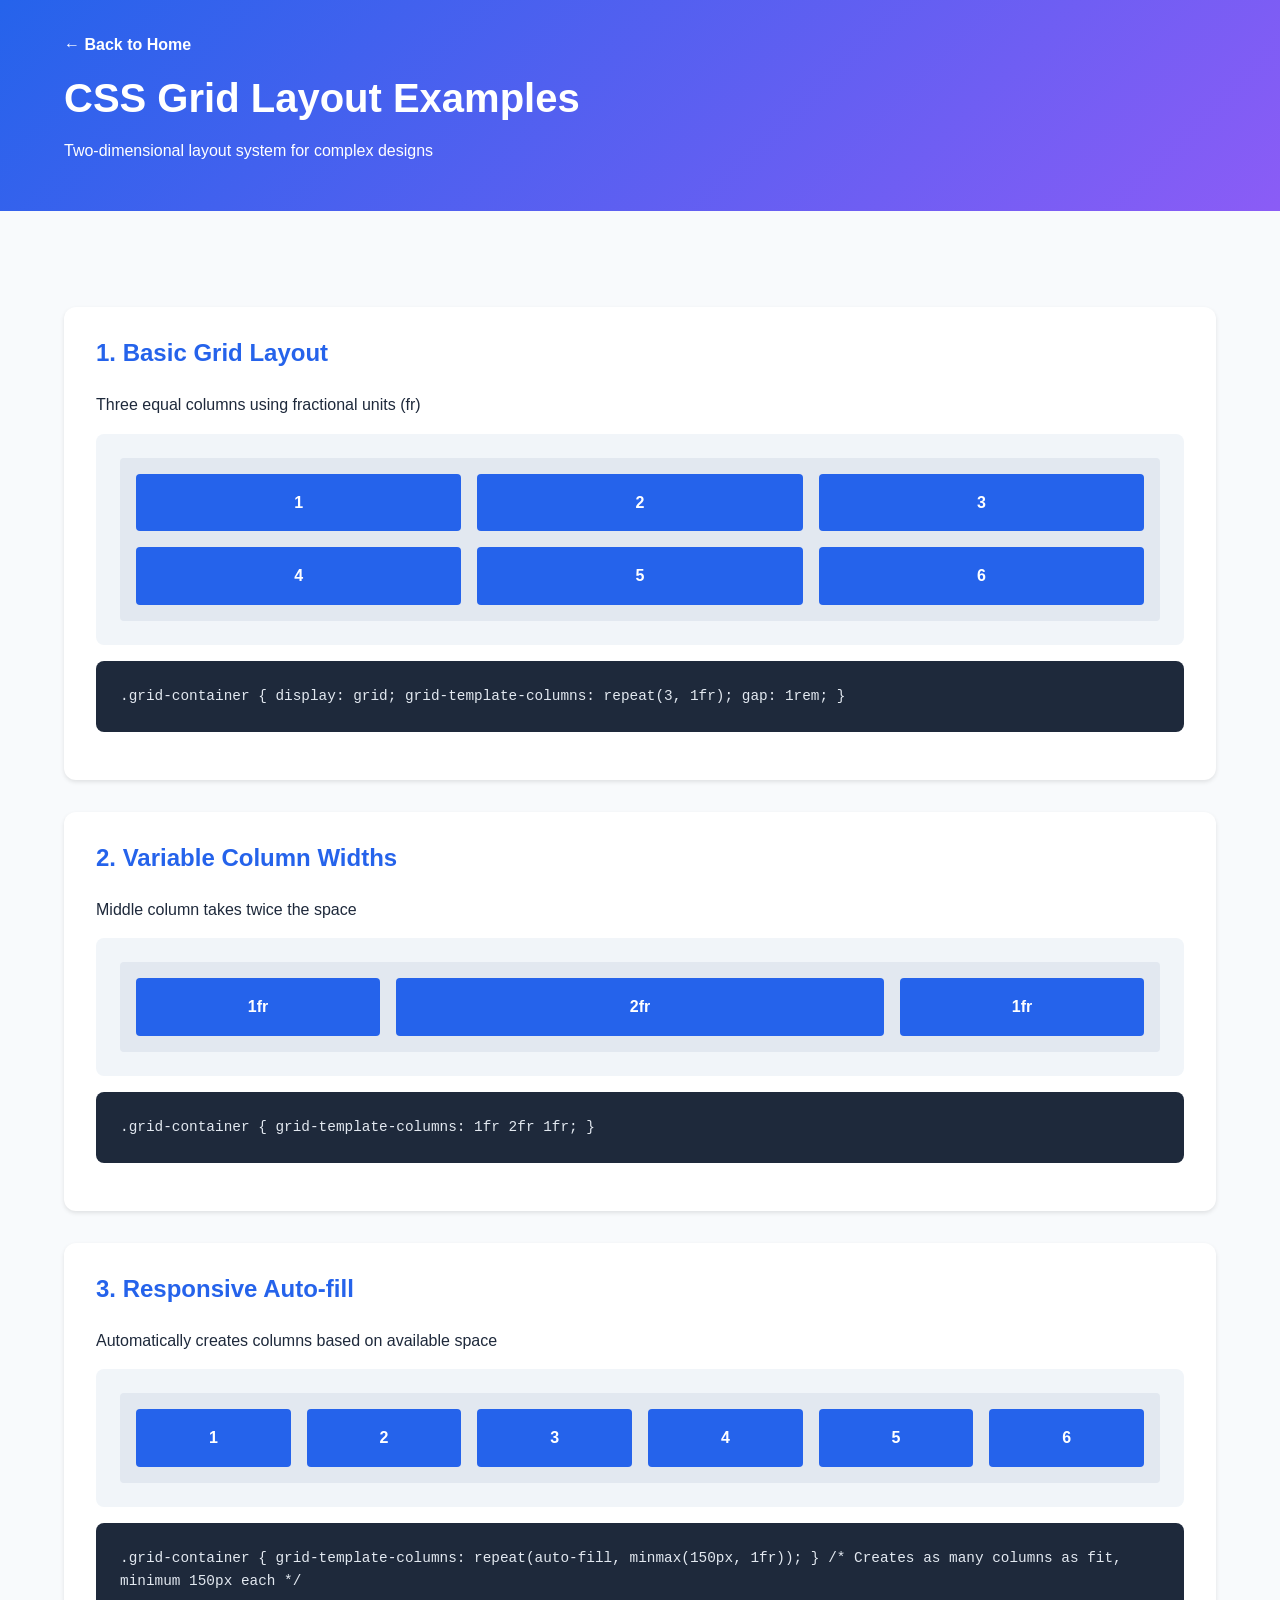
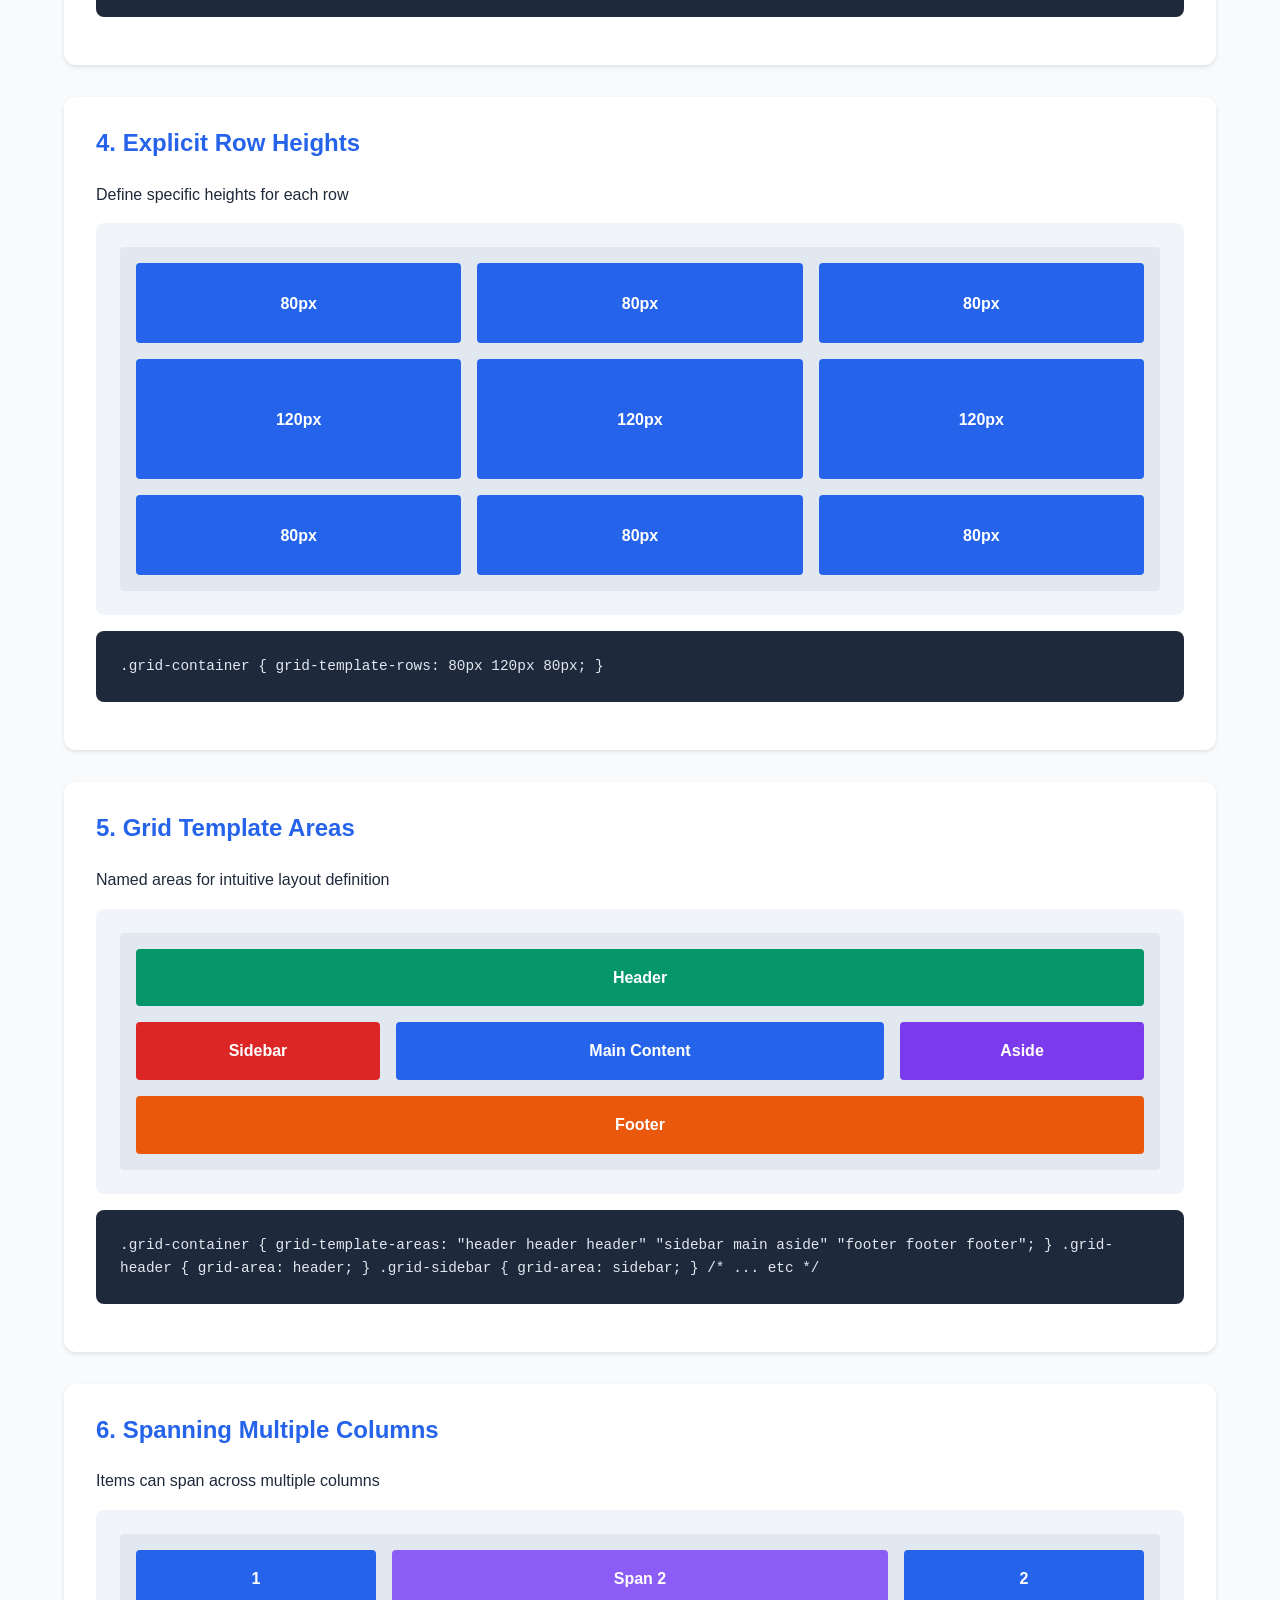
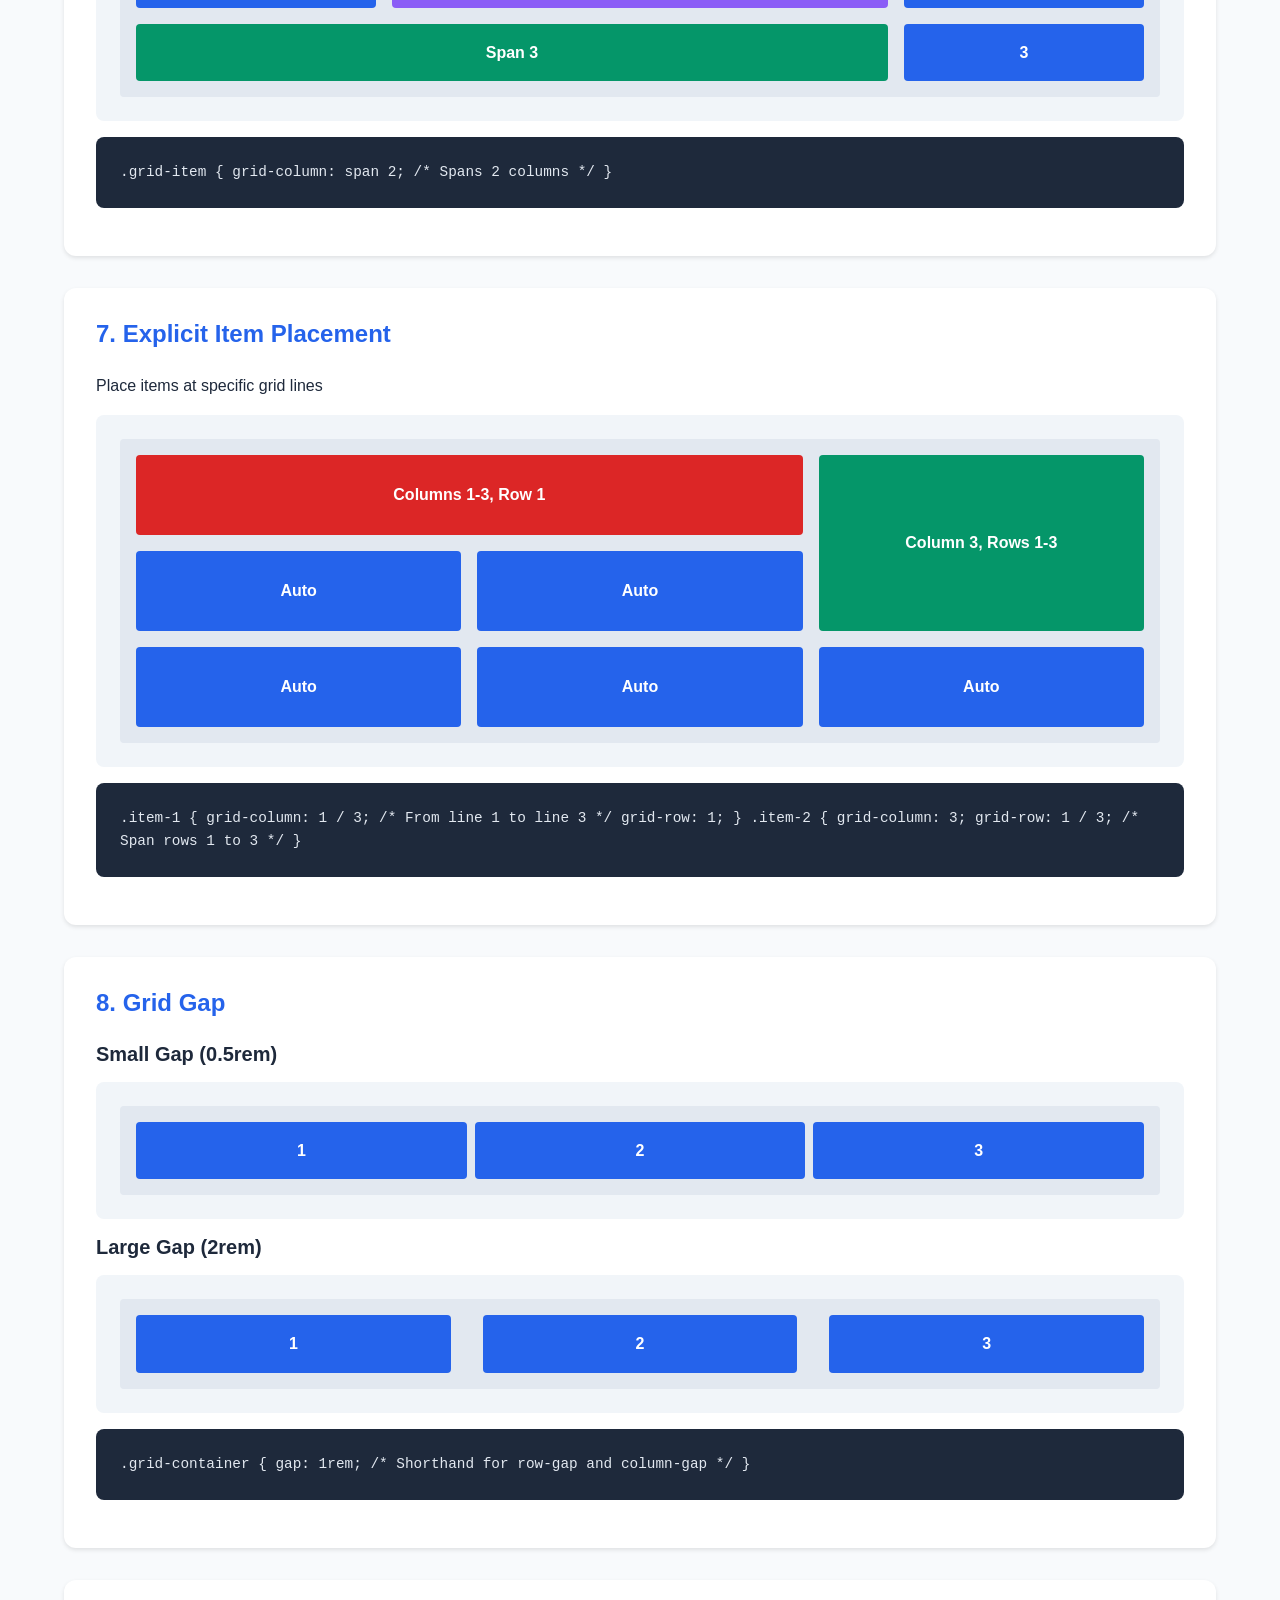
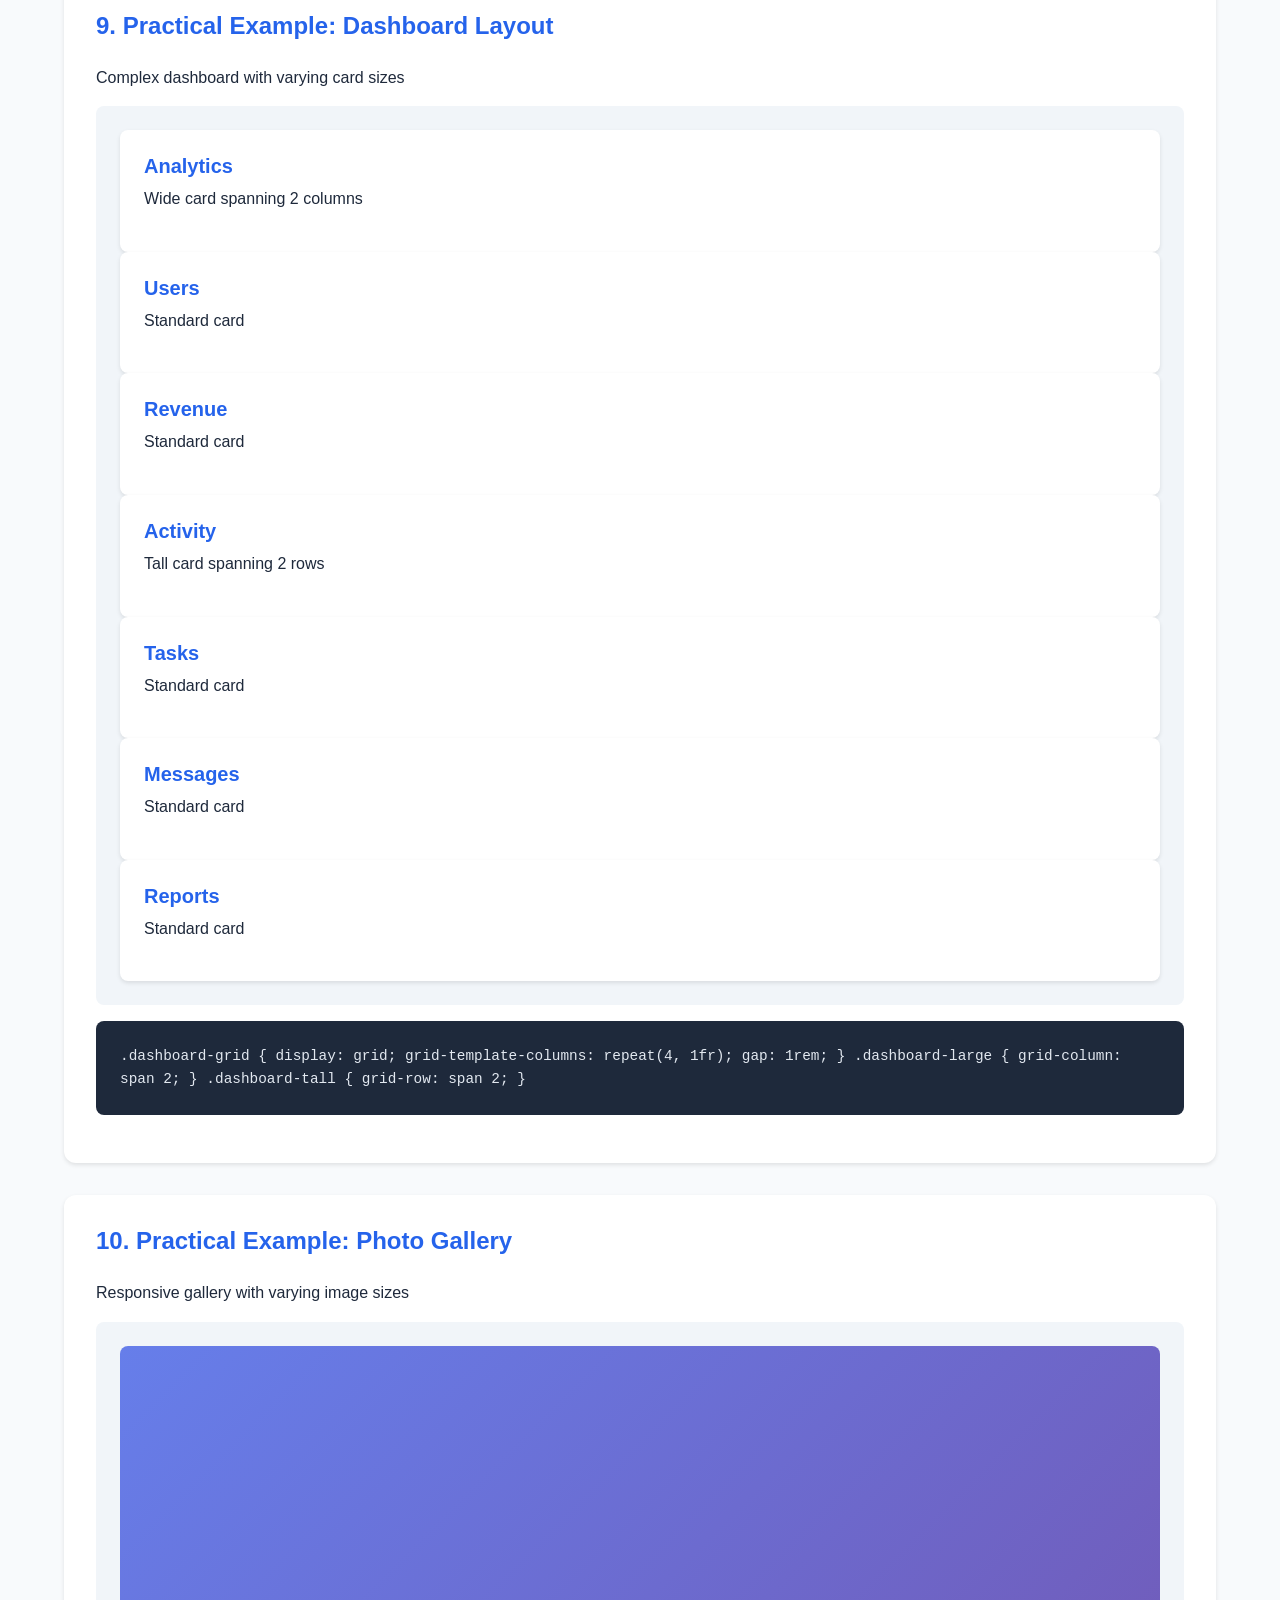
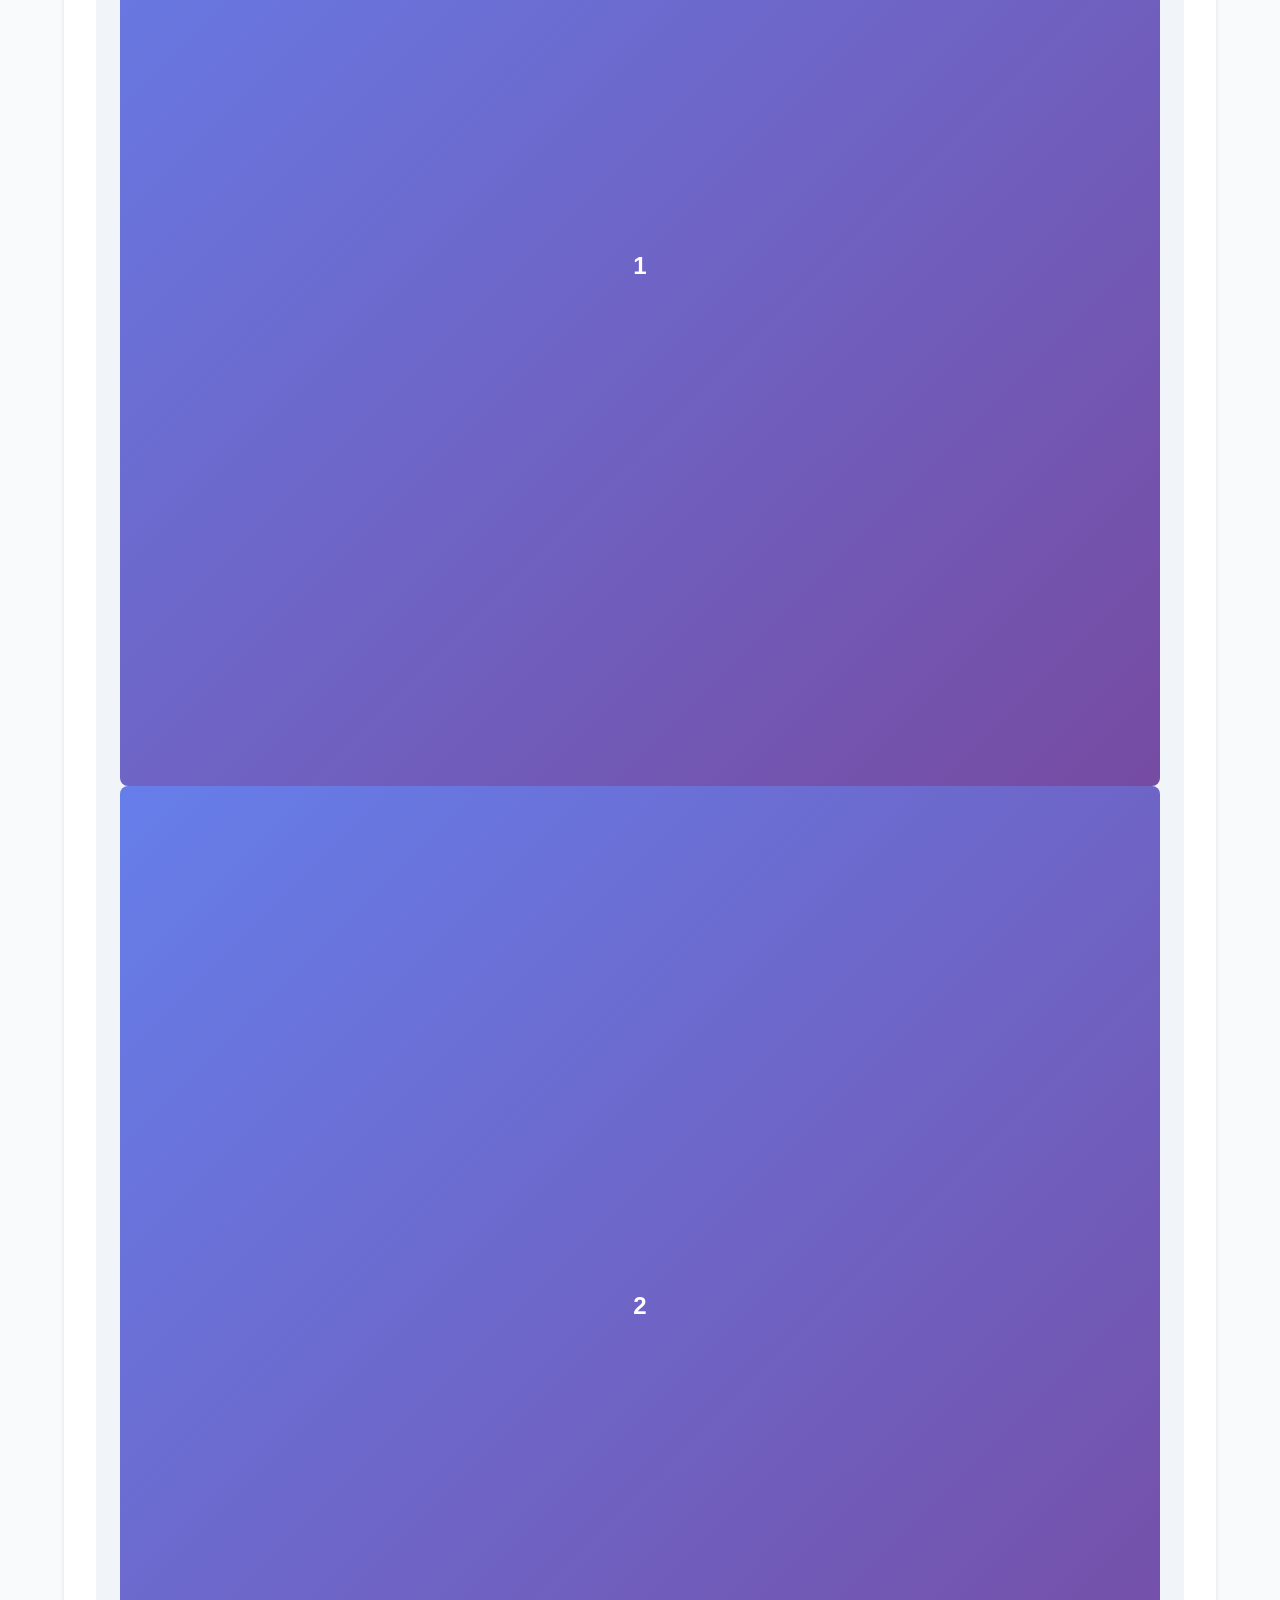
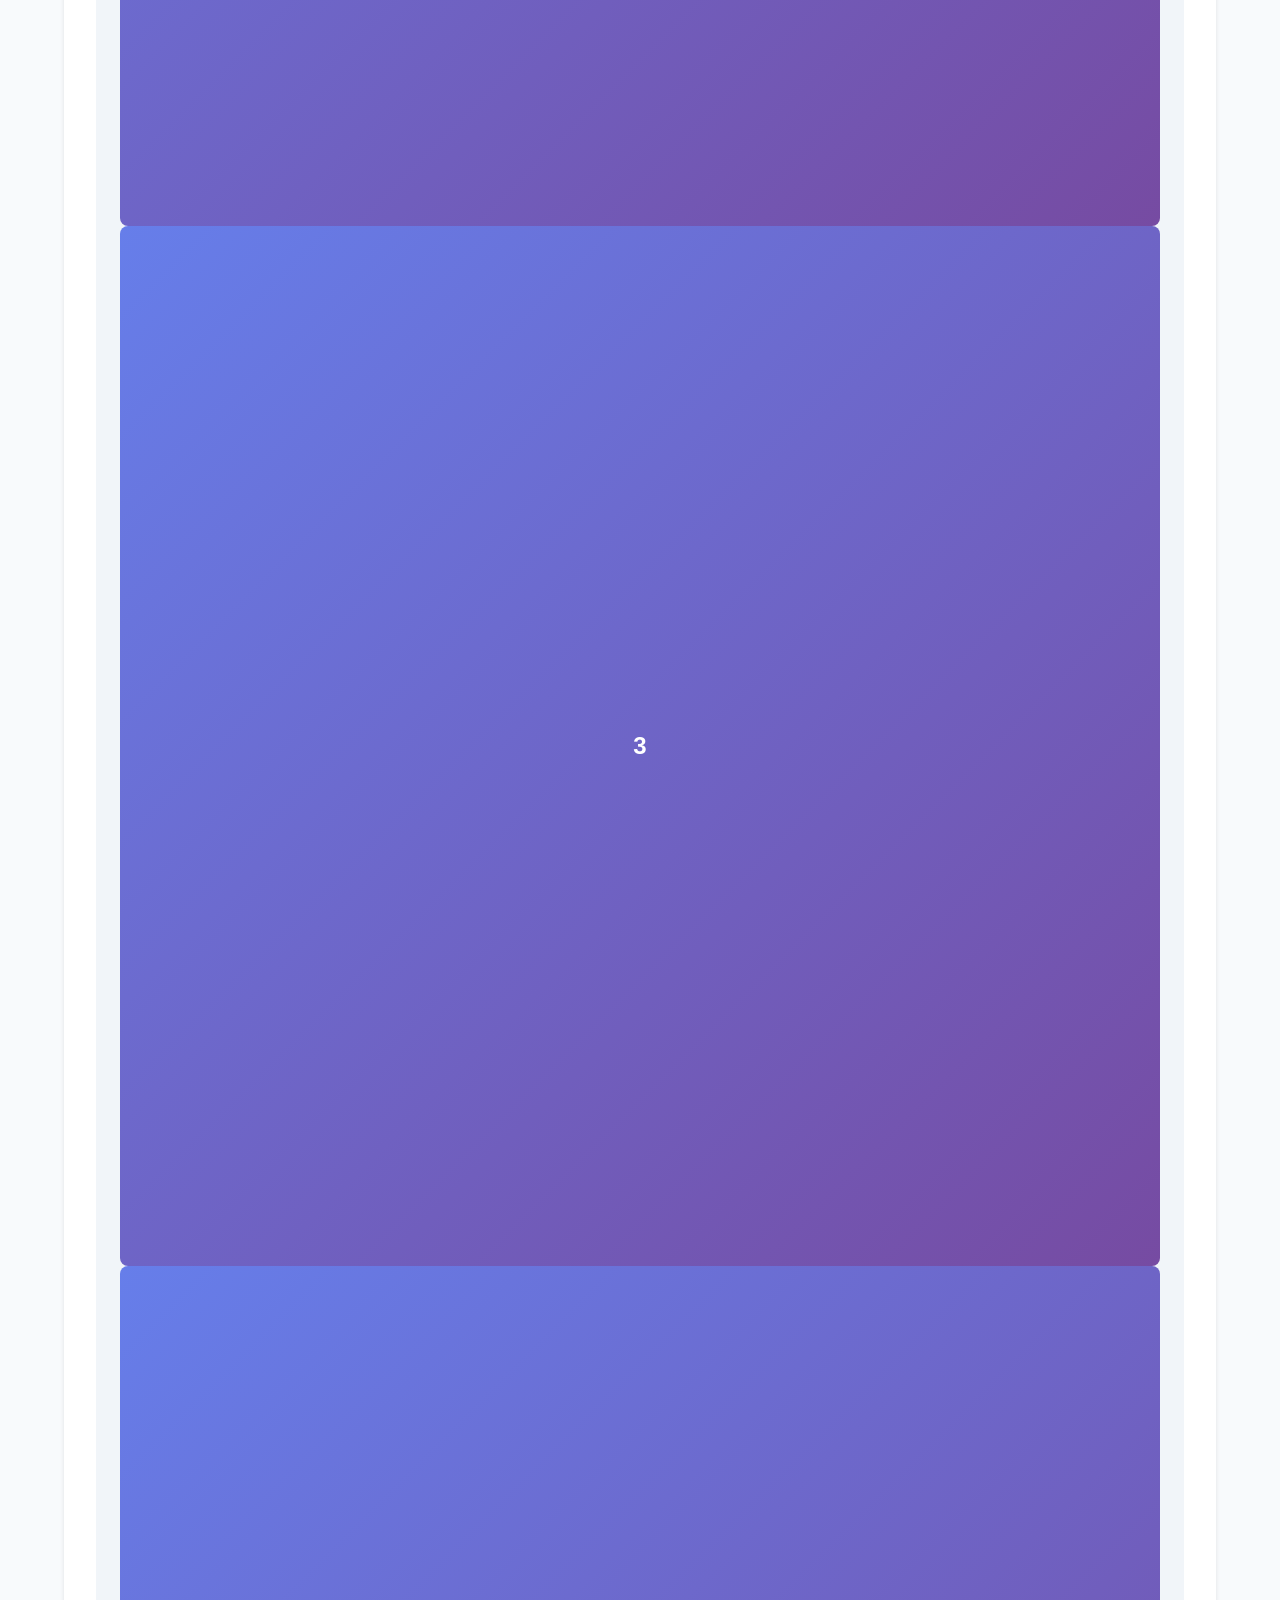
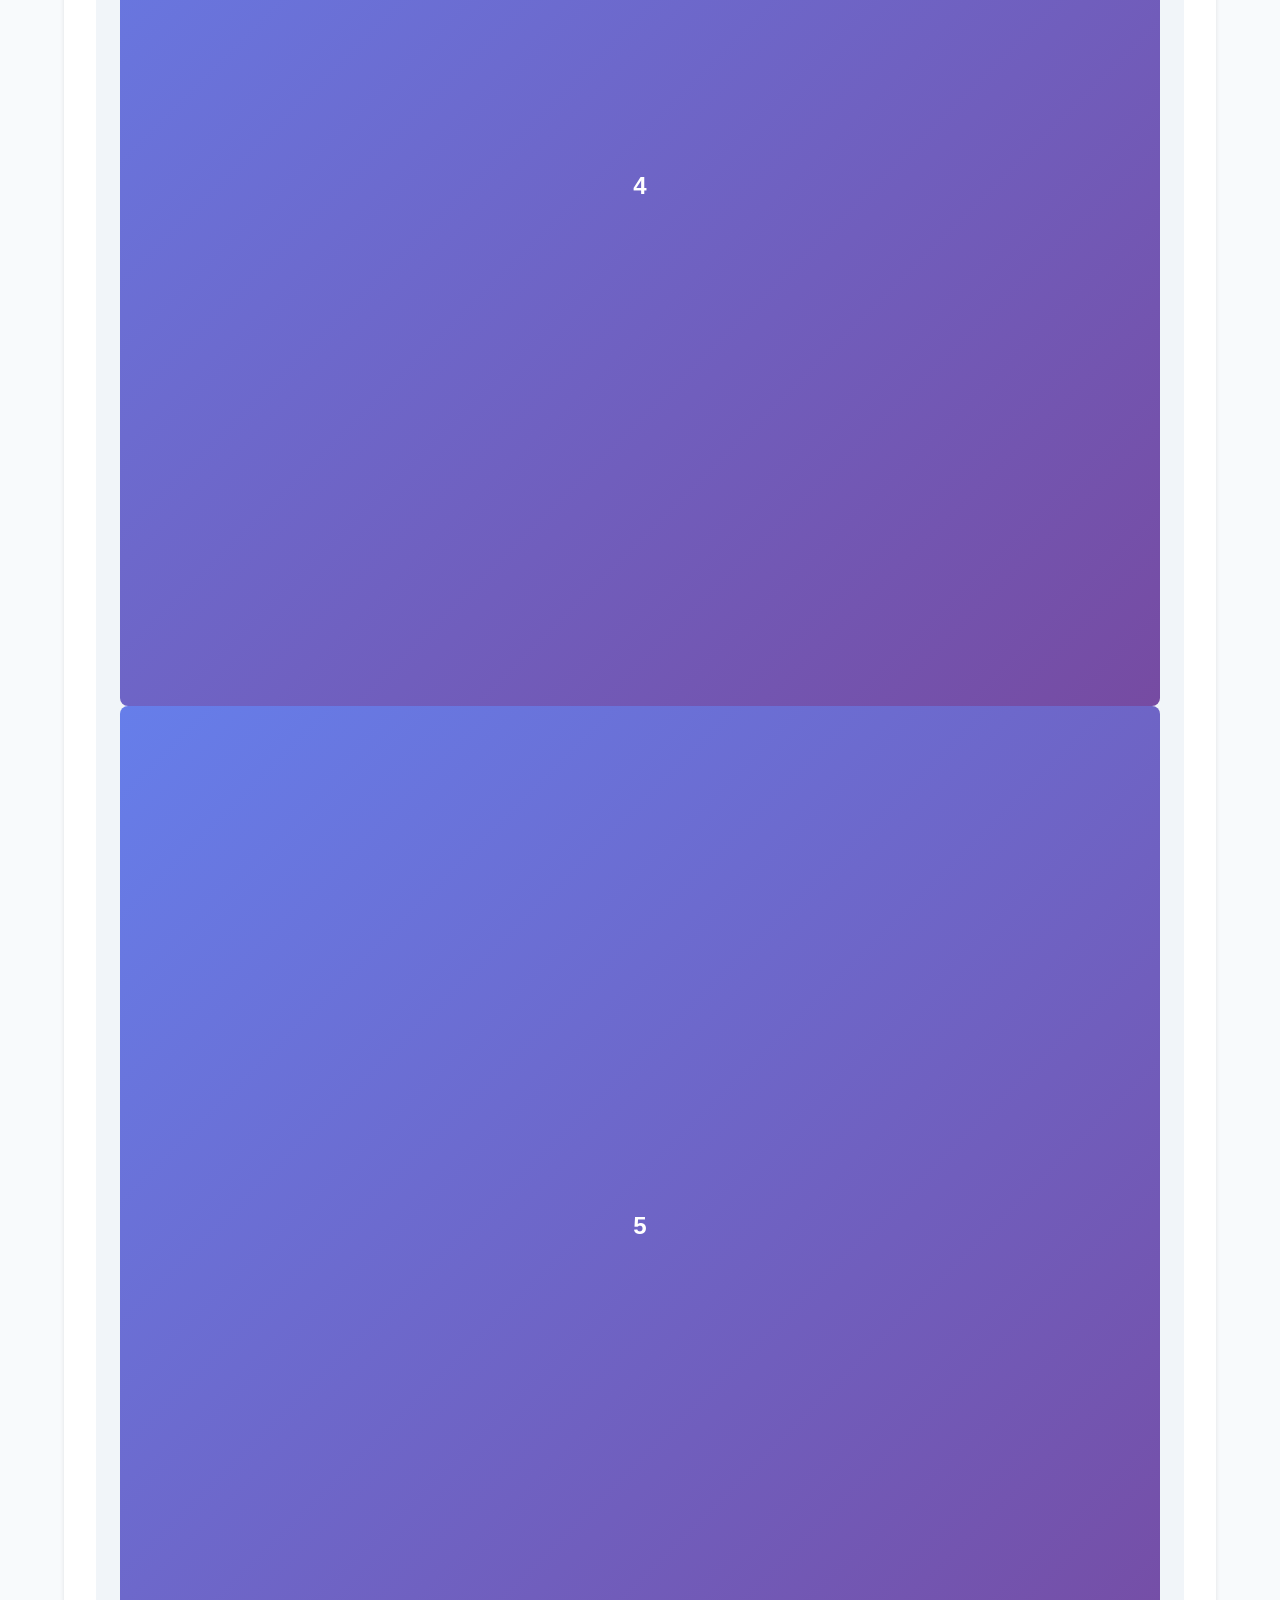
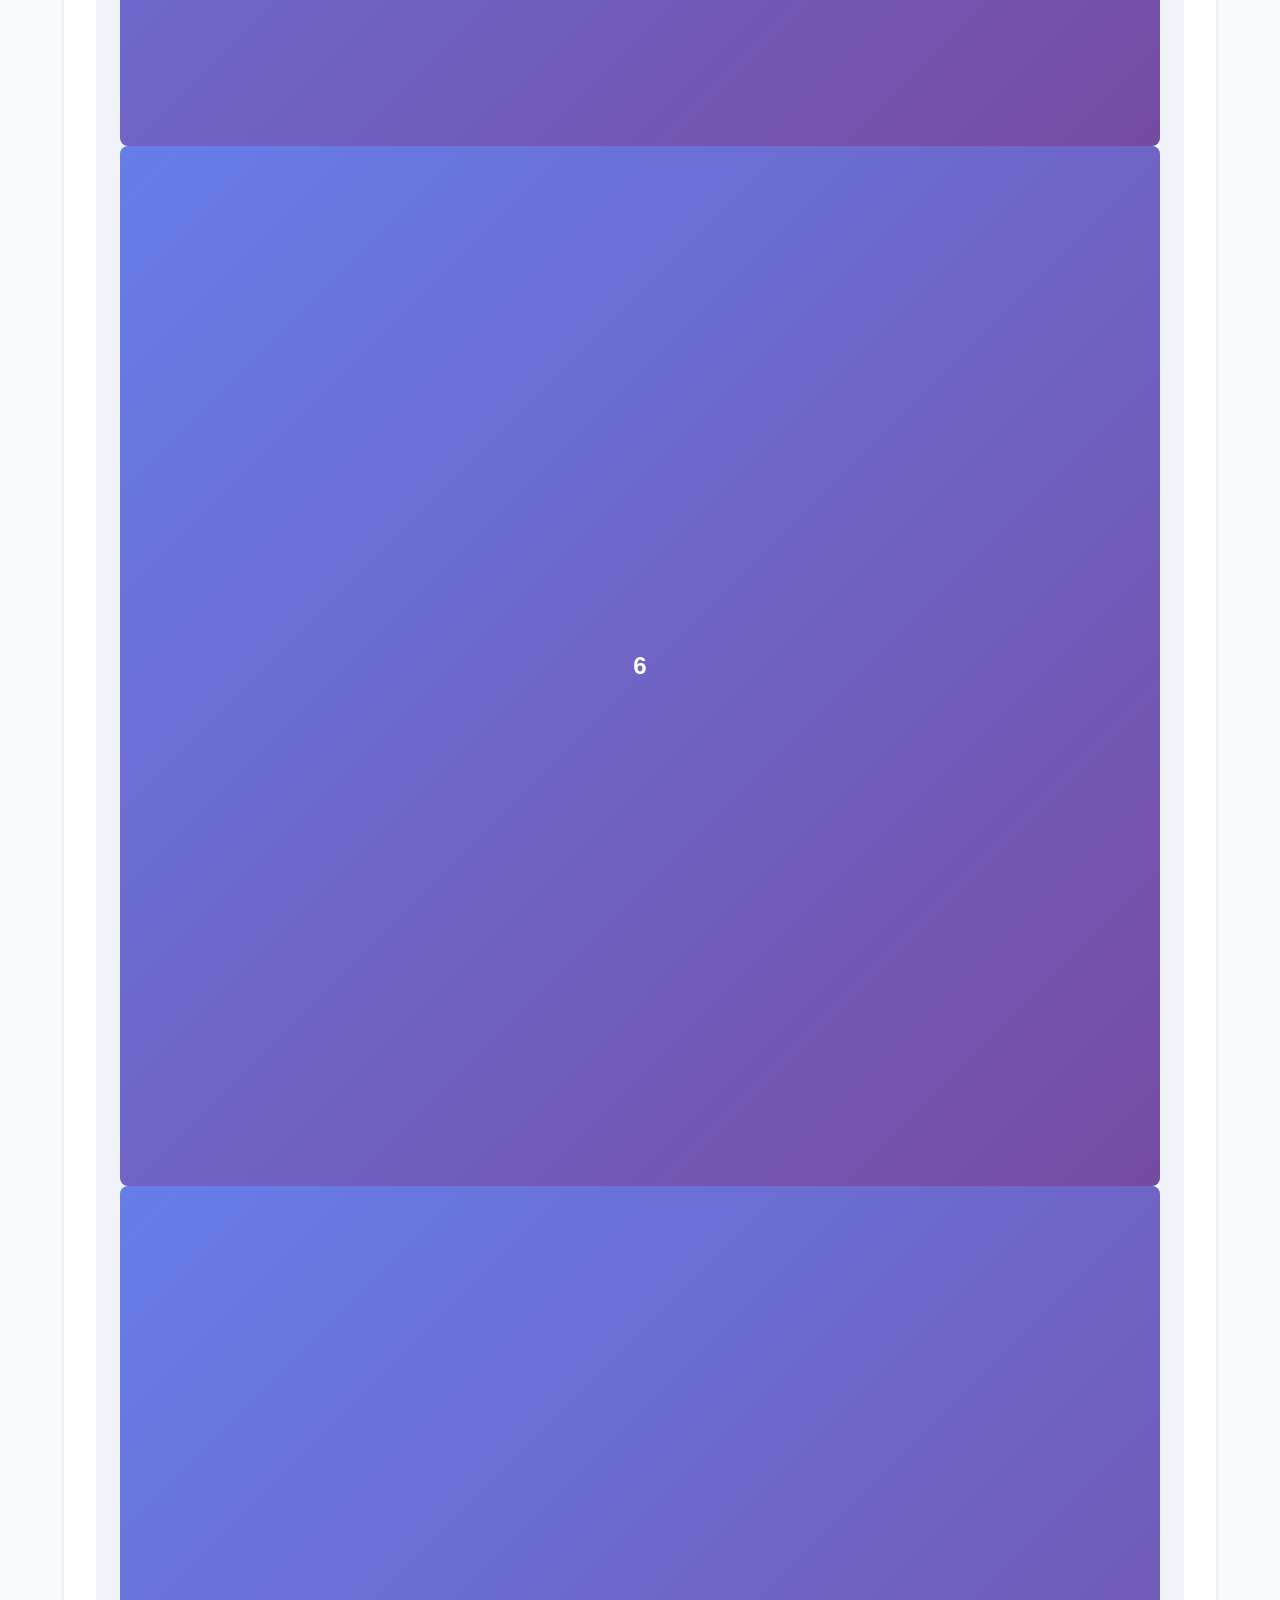
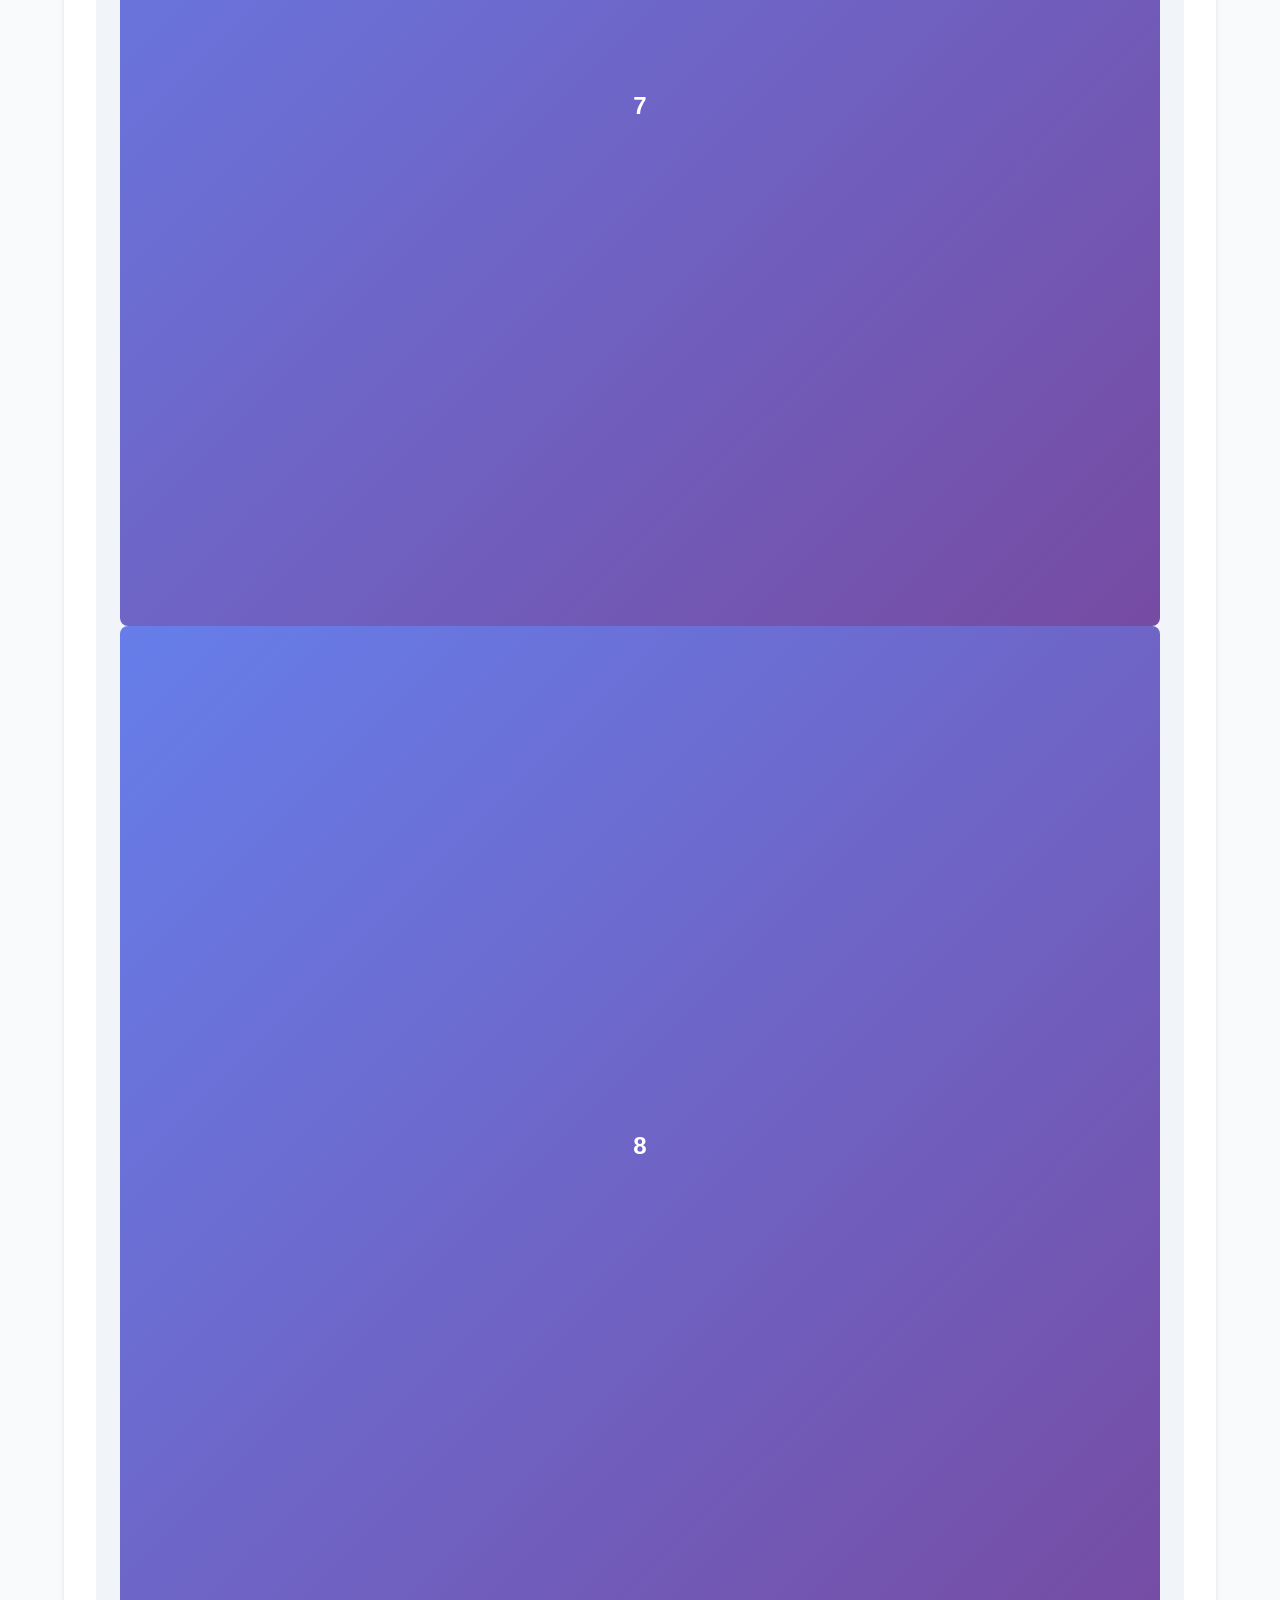
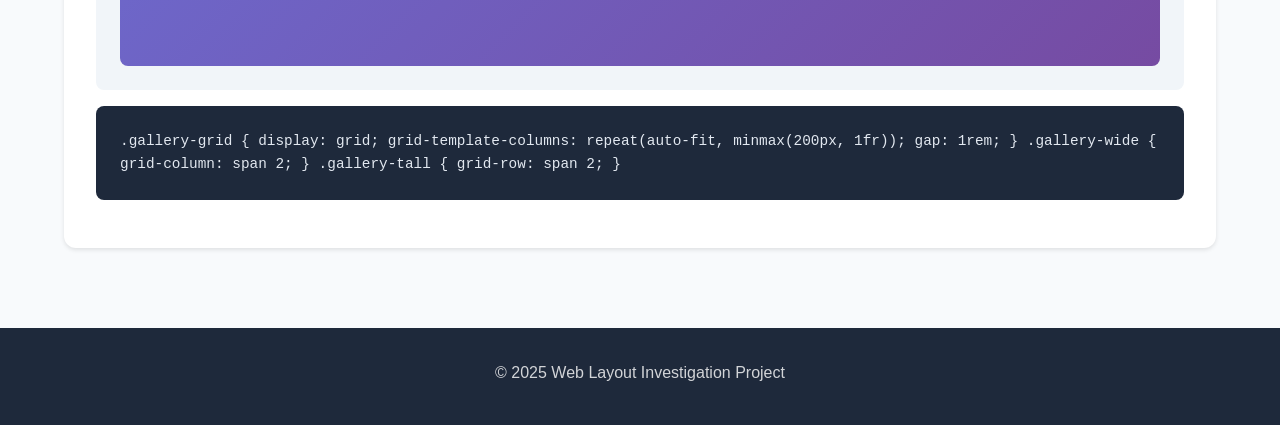
<file: examples/grid.html>
<!DOCTYPE html>
<html lang="en">
<head>
    <meta charset="UTF-8">
    <meta name="viewport" content="width=device-width, initial-scale=1.0">
    <title>CSS Grid Layout Examples</title>
    <link rel="stylesheet" href="../styles/main.css">
    <style>
        /* Grid Demo Styles */
        .grid-demo {
            background: #f1f5f9;
            padding: 1.5rem;
            border-radius: 8px;
            margin: 1rem 0;
        }

        .grid-container {
            display: grid;
            background: #e2e8f0;
            padding: 1rem;
            border-radius: 4px;
            gap: 1rem;
        }

        .grid-item {
            background: var(--primary-color);
            color: white;
            padding: 1rem;
            border-radius: 4px;
            text-align: center;
            font-weight: 600;
            display: flex;
            align-items: center;
            justify-content: center;
        }

        /* Example 1: Basic Grid */
        .grid-basic {
            grid-template-columns: repeat(3, 1fr);
        }

        /* Example 2: Different Column Sizes */
        .grid-columns {
            grid-template-columns: 1fr 2fr 1fr;
        }

        /* Example 3: Auto-fill */
        .grid-auto-fill {
            grid-template-columns: repeat(auto-fill, minmax(150px, 1fr));
        }

        /* Example 4: Grid Rows */
        .grid-rows {
            grid-template-columns: repeat(3, 1fr);
            grid-template-rows: 80px 120px 80px;
        }

        /* Example 5: Grid Areas */
        .grid-areas {
            grid-template-columns: 1fr 2fr 1fr;
            grid-template-rows: auto auto auto;
            grid-template-areas: 
                "header header header"
                "sidebar main aside"
                "footer footer footer";
        }

        .grid-header { grid-area: header; background: #059669; }
        .grid-sidebar { grid-area: sidebar; background: #dc2626; }
        .grid-main { grid-area: main; background: var(--primary-color); }
        .grid-aside { grid-area: aside; background: #7c3aed; }
        .grid-footer { grid-area: footer; background: #ea580c; }

        /* Example 6: Spanning Cells */
        .grid-span {
            grid-template-columns: repeat(4, 1fr);
        }

        .span-2 { grid-column: span 2; background: var(--secondary-color); }
        .span-3 { grid-column: span 3; background: #059669; }

        /* Example 7: Explicit Placement */
        .grid-placement {
            grid-template-columns: repeat(3, 1fr);
            grid-template-rows: repeat(3, 80px);
        }

        .place-1-3 { 
            grid-column: 1 / 3; 
            grid-row: 1;
            background: #dc2626;
        }

        .place-3 { 
            grid-column: 3; 
            grid-row: 1 / 3;
            background: #059669;
        }

        /* Example 8: Gap */
        .grid-gap-sm { gap: 0.5rem; }
        .grid-gap-lg { gap: 2rem; }

        /* Example 9: Dashboard Layout */
        .dashboard-grid {
            grid-template-columns: repeat(4, 1fr);
            grid-template-rows: auto;
            gap: 1rem;
        }

        .dashboard-item {
            background: white;
            padding: 1.5rem;
            border-radius: 8px;
            box-shadow: 0 2px 4px rgba(0,0,0,0.1);
        }

        .dashboard-item h4 {
            color: var(--primary-color);
            margin-bottom: 0.5rem;
        }

        .dashboard-large { grid-column: span 2; }
        .dashboard-tall { grid-row: span 2; }

        /* Example 10: Photo Gallery */
        .gallery-grid {
            grid-template-columns: repeat(auto-fit, minmax(200px, 1fr));
            gap: 1rem;
        }

        .gallery-item {
            background: linear-gradient(135deg, #667eea 0%, #764ba2 100%);
            aspect-ratio: 1;
            border-radius: 8px;
            display: flex;
            align-items: center;
            justify-content: center;
            color: white;
            font-weight: 600;
            font-size: 1.5rem;
        }

        .gallery-wide { grid-column: span 2; }
        .gallery-tall { grid-row: span 2; }

        /* Responsive adjustments */
        @media (max-width: 768px) {
            .grid-areas {
                grid-template-columns: 1fr;
                grid-template-areas: 
                    "header"
                    "main"
                    "sidebar"
                    "aside"
                    "footer";
            }

            .dashboard-grid {
                grid-template-columns: 1fr;
            }

            .dashboard-large,
            .dashboard-tall {
                grid-column: span 1;
                grid-row: span 1;
            }
        }
    </style>
</head>
<body>
    <header class="example-header">
        <div class="container">
            <a href="../index.html" class="back-link">← Back to Home</a>
            <h1>CSS Grid Layout Examples</h1>
            <p>Two-dimensional layout system for complex designs</p>
        </div>
    </header>

    <main class="main-content">
        <div class="container">
            
            <!-- Example 1: Basic Grid -->
            <section class="demo-section">
                <h3>1. Basic Grid Layout</h3>
                <p>Three equal columns using fractional units (fr)</p>
                <div class="grid-demo">
                    <div class="grid-container grid-basic">
                        <div class="grid-item">1</div>
                        <div class="grid-item">2</div>
                        <div class="grid-item">3</div>
                        <div class="grid-item">4</div>
                        <div class="grid-item">5</div>
                        <div class="grid-item">6</div>
                    </div>
                </div>
                <div class="code-block">
.grid-container {
    display: grid;
    grid-template-columns: repeat(3, 1fr);
    gap: 1rem;
}
                </div>
            </section>

            <!-- Example 2: Different Column Sizes -->
            <section class="demo-section">
                <h3>2. Variable Column Widths</h3>
                <p>Middle column takes twice the space</p>
                <div class="grid-demo">
                    <div class="grid-container grid-columns">
                        <div class="grid-item">1fr</div>
                        <div class="grid-item">2fr</div>
                        <div class="grid-item">1fr</div>
                    </div>
                </div>
                <div class="code-block">
.grid-container {
    grid-template-columns: 1fr 2fr 1fr;
}
                </div>
            </section>

            <!-- Example 3: Auto-fill -->
            <section class="demo-section">
                <h3>3. Responsive Auto-fill</h3>
                <p>Automatically creates columns based on available space</p>
                <div class="grid-demo">
                    <div class="grid-container grid-auto-fill">
                        <div class="grid-item">1</div>
                        <div class="grid-item">2</div>
                        <div class="grid-item">3</div>
                        <div class="grid-item">4</div>
                        <div class="grid-item">5</div>
                        <div class="grid-item">6</div>
                    </div>
                </div>
                <div class="code-block">
.grid-container {
    grid-template-columns: repeat(auto-fill, minmax(150px, 1fr));
}
/* Creates as many columns as fit, minimum 150px each */
                </div>
            </section>

            <!-- Example 4: Grid Rows -->
            <section class="demo-section">
                <h3>4. Explicit Row Heights</h3>
                <p>Define specific heights for each row</p>
                <div class="grid-demo">
                    <div class="grid-container grid-rows">
                        <div class="grid-item">80px</div>
                        <div class="grid-item">80px</div>
                        <div class="grid-item">80px</div>
                        <div class="grid-item">120px</div>
                        <div class="grid-item">120px</div>
                        <div class="grid-item">120px</div>
                        <div class="grid-item">80px</div>
                        <div class="grid-item">80px</div>
                        <div class="grid-item">80px</div>
                    </div>
                </div>
                <div class="code-block">
.grid-container {
    grid-template-rows: 80px 120px 80px;
}
                </div>
            </section>

            <!-- Example 5: Grid Areas -->
            <section class="demo-section">
                <h3>5. Grid Template Areas</h3>
                <p>Named areas for intuitive layout definition</p>
                <div class="grid-demo">
                    <div class="grid-container grid-areas">
                        <div class="grid-item grid-header">Header</div>
                        <div class="grid-item grid-sidebar">Sidebar</div>
                        <div class="grid-item grid-main">Main Content</div>
                        <div class="grid-item grid-aside">Aside</div>
                        <div class="grid-item grid-footer">Footer</div>
                    </div>
                </div>
                <div class="code-block">
.grid-container {
    grid-template-areas: 
        "header header header"
        "sidebar main aside"
        "footer footer footer";
}

.grid-header { grid-area: header; }
.grid-sidebar { grid-area: sidebar; }
/* ... etc */
                </div>
            </section>

            <!-- Example 6: Spanning Cells -->
            <section class="demo-section">
                <h3>6. Spanning Multiple Columns</h3>
                <p>Items can span across multiple columns</p>
                <div class="grid-demo">
                    <div class="grid-container grid-span">
                        <div class="grid-item">1</div>
                        <div class="grid-item span-2">Span 2</div>
                        <div class="grid-item">2</div>
                        <div class="grid-item span-3">Span 3</div>
                        <div class="grid-item">3</div>
                    </div>
                </div>
                <div class="code-block">
.grid-item {
    grid-column: span 2; /* Spans 2 columns */
}
                </div>
            </section>

            <!-- Example 7: Explicit Placement -->
            <section class="demo-section">
                <h3>7. Explicit Item Placement</h3>
                <p>Place items at specific grid lines</p>
                <div class="grid-demo">
                    <div class="grid-container grid-placement">
                        <div class="grid-item place-1-3">Columns 1-3, Row 1</div>
                        <div class="grid-item place-3">Column 3, Rows 1-3</div>
                        <div class="grid-item">Auto</div>
                        <div class="grid-item">Auto</div>
                        <div class="grid-item">Auto</div>
                        <div class="grid-item">Auto</div>
                        <div class="grid-item">Auto</div>
                    </div>
                </div>
                <div class="code-block">
.item-1 {
    grid-column: 1 / 3; /* From line 1 to line 3 */
    grid-row: 1;
}

.item-2 {
    grid-column: 3;
    grid-row: 1 / 3; /* Span rows 1 to 3 */
}
                </div>
            </section>

            <!-- Example 8: Gap Sizes -->
            <section class="demo-section">
                <h3>8. Grid Gap</h3>
                
                <h4>Small Gap (0.5rem)</h4>
                <div class="grid-demo">
                    <div class="grid-container grid-basic grid-gap-sm">
                        <div class="grid-item">1</div>
                        <div class="grid-item">2</div>
                        <div class="grid-item">3</div>
                    </div>
                </div>

                <h4>Large Gap (2rem)</h4>
                <div class="grid-demo">
                    <div class="grid-container grid-basic grid-gap-lg">
                        <div class="grid-item">1</div>
                        <div class="grid-item">2</div>
                        <div class="grid-item">3</div>
                    </div>
                </div>

                <div class="code-block">
.grid-container {
    gap: 1rem; /* Shorthand for row-gap and column-gap */
}
                </div>
            </section>

            <!-- Example 9: Dashboard Layout -->
            <section class="demo-section">
                <h3>9. Practical Example: Dashboard Layout</h3>
                <p>Complex dashboard with varying card sizes</p>
                <div class="grid-demo">
                    <div class="dashboard-grid">
                        <div class="dashboard-item dashboard-large">
                            <h4>Analytics</h4>
                            <p>Wide card spanning 2 columns</p>
                        </div>
                        <div class="dashboard-item">
                            <h4>Users</h4>
                            <p>Standard card</p>
                        </div>
                        <div class="dashboard-item">
                            <h4>Revenue</h4>
                            <p>Standard card</p>
                        </div>
                        <div class="dashboard-item dashboard-tall">
                            <h4>Activity</h4>
                            <p>Tall card spanning 2 rows</p>
                        </div>
                        <div class="dashboard-item">
                            <h4>Tasks</h4>
                            <p>Standard card</p>
                        </div>
                        <div class="dashboard-item">
                            <h4>Messages</h4>
                            <p>Standard card</p>
                        </div>
                        <div class="dashboard-item">
                            <h4>Reports</h4>
                            <p>Standard card</p>
                        </div>
                    </div>
                </div>
                <div class="code-block">
.dashboard-grid {
    display: grid;
    grid-template-columns: repeat(4, 1fr);
    gap: 1rem;
}

.dashboard-large { grid-column: span 2; }
.dashboard-tall { grid-row: span 2; }
                </div>
            </section>

            <!-- Example 10: Photo Gallery -->
            <section class="demo-section">
                <h3>10. Practical Example: Photo Gallery</h3>
                <p>Responsive gallery with varying image sizes</p>
                <div class="grid-demo">
                    <div class="gallery-grid">
                        <div class="gallery-item gallery-wide">1</div>
                        <div class="gallery-item">2</div>
                        <div class="gallery-item">3</div>
                        <div class="gallery-item gallery-tall">4</div>
                        <div class="gallery-item">5</div>
                        <div class="gallery-item">6</div>
                        <div class="gallery-item">7</div>
                        <div class="gallery-item">8</div>
                    </div>
                </div>
                <div class="code-block">
.gallery-grid {
    display: grid;
    grid-template-columns: repeat(auto-fit, minmax(200px, 1fr));
    gap: 1rem;
}

.gallery-wide { grid-column: span 2; }
.gallery-tall { grid-row: span 2; }
                </div>
            </section>

        </div>
    </main>

    <footer class="site-footer">
        <div class="container">
            <p>&copy; 2025 Web Layout Investigation Project</p>
        </div>
    </footer>
</body>
</html>
</file>
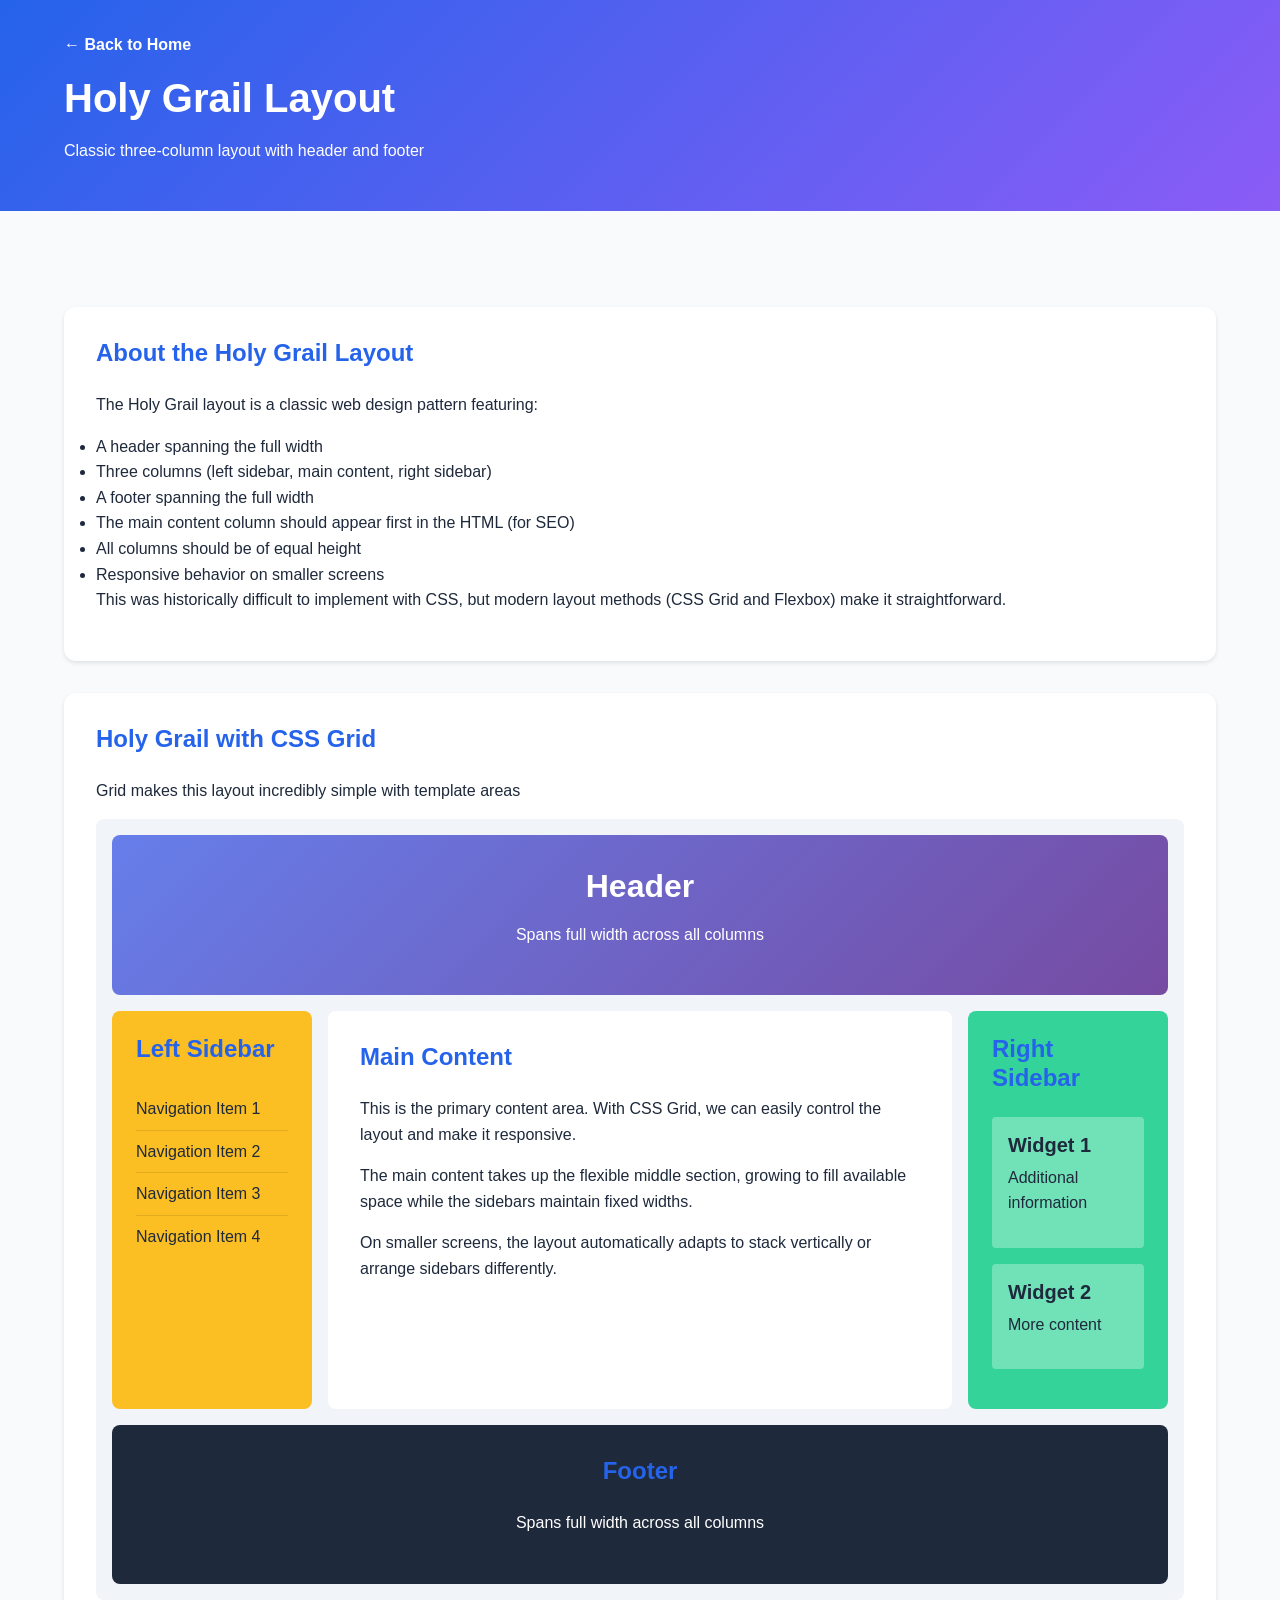
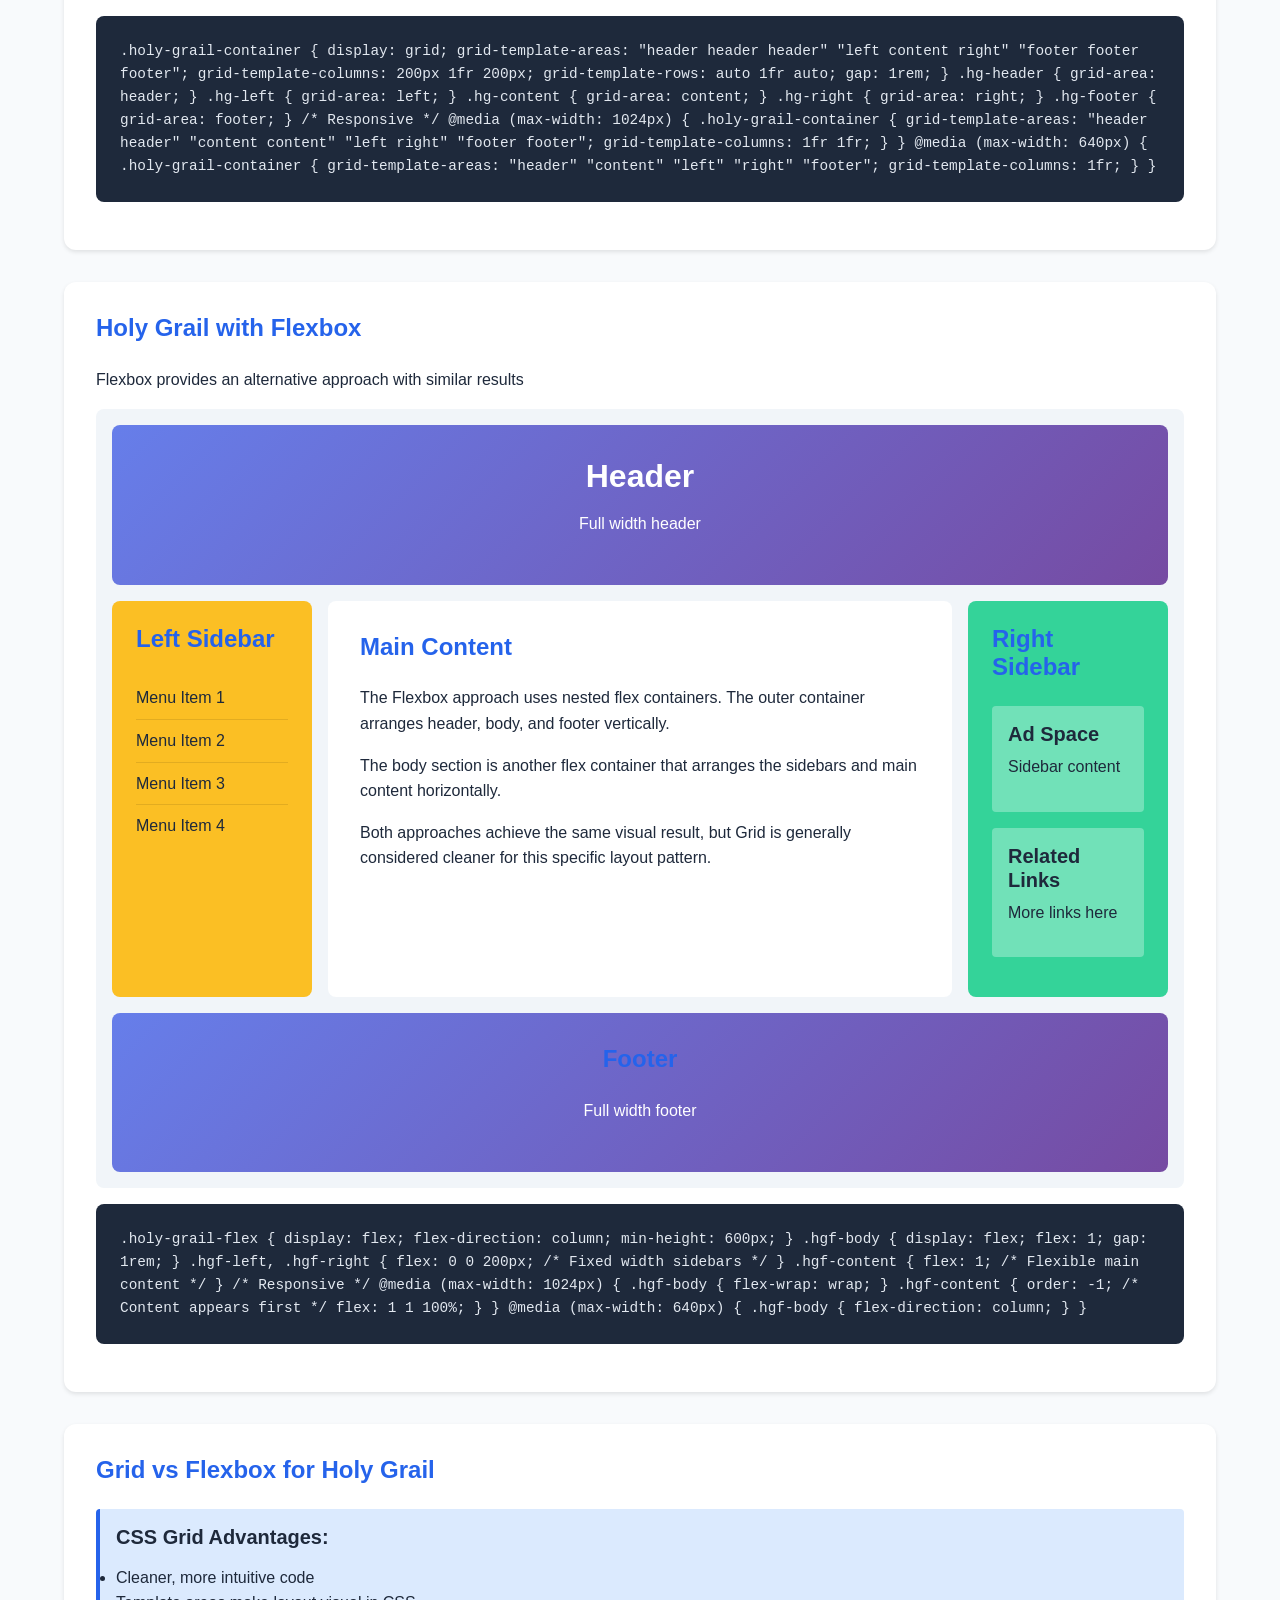
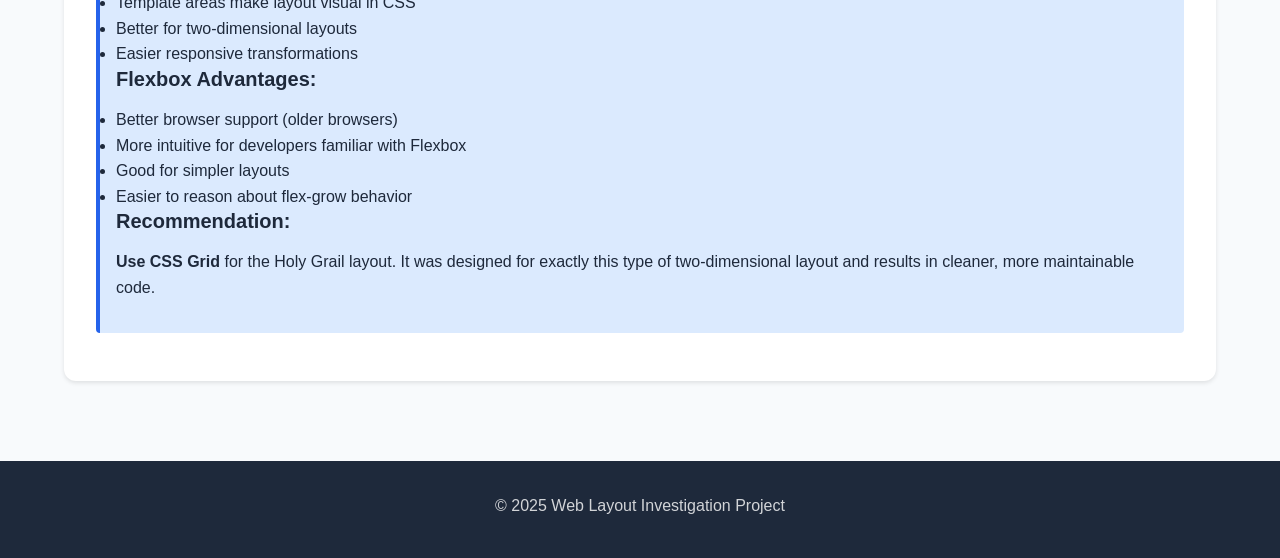
<file: examples/holy-grail.html>
<!DOCTYPE html>
<html lang="en">
<head>
    <meta charset="UTF-8">
    <meta name="viewport" content="width=device-width, initial-scale=1.0">
    <title>Holy Grail Layout Example</title>
    <link rel="stylesheet" href="../styles/main.css">
    <style>
        /* Holy Grail Layout Styles */
        .holy-grail-container {
            display: grid;
            grid-template-areas:
                "header header header"
                "left content right"
                "footer footer footer";
            grid-template-columns: 200px 1fr 200px;
            grid-template-rows: auto 1fr auto;
            min-height: 600px;
            gap: 1rem;
            background: #f1f5f9;
            padding: 1rem;
            border-radius: 8px;
        }

        .hg-header {
            grid-area: header;
            background: linear-gradient(135deg, #667eea 0%, #764ba2 100%);
            color: white;
            padding: 2rem;
            border-radius: 8px;
            text-align: center;
        }

        .hg-left {
            grid-area: left;
            background: #fbbf24;
            padding: 1.5rem;
            border-radius: 8px;
        }

        .hg-content {
            grid-area: content;
            background: white;
            padding: 2rem;
            border-radius: 8px;
        }

        .hg-right {
            grid-area: right;
            background: #34d399;
            padding: 1.5rem;
            border-radius: 8px;
        }

        .hg-footer {
            grid-area: footer;
            background: #1e293b;
            color: white;
            padding: 2rem;
            border-radius: 8px;
            text-align: center;
        }

        /* Responsive Holy Grail */
        @media (max-width: 1024px) {
            .holy-grail-container {
                grid-template-areas:
                    "header header"
                    "content content"
                    "left right"
                    "footer footer";
                grid-template-columns: 1fr 1fr;
            }
        }

        @media (max-width: 640px) {
            .holy-grail-container {
                grid-template-areas:
                    "header"
                    "content"
                    "left"
                    "right"
                    "footer";
                grid-template-columns: 1fr;
            }
        }

        /* Flexbox Holy Grail */
        .holy-grail-flex {
            display: flex;
            flex-direction: column;
            min-height: 600px;
            background: #f1f5f9;
            padding: 1rem;
            border-radius: 8px;
        }

        .hgf-header,
        .hgf-footer {
            background: linear-gradient(135deg, #667eea 0%, #764ba2 100%);
            color: white;
            padding: 2rem;
            border-radius: 8px;
            text-align: center;
        }

        .hgf-body {
            display: flex;
            flex: 1;
            gap: 1rem;
            margin: 1rem 0;
        }

        .hgf-left,
        .hgf-right {
            flex: 0 0 200px;
            padding: 1.5rem;
            border-radius: 8px;
        }

        .hgf-left {
            background: #fbbf24;
        }

        .hgf-right {
            background: #34d399;
        }

        .hgf-content {
            flex: 1;
            background: white;
            padding: 2rem;
            border-radius: 8px;
        }

        @media (max-width: 1024px) {
            .hgf-body {
                flex-wrap: wrap;
            }

            .hgf-content {
                order: -1;
                flex: 1 1 100%;
            }

            .hgf-left,
            .hgf-right {
                flex: 1 1 200px;
            }
        }

        @media (max-width: 640px) {
            .hgf-body {
                flex-direction: column;
            }

            .hgf-left,
            .hgf-right {
                flex: 1;
            }
        }

        /* Content Styles */
        .sidebar-nav {
            list-style: none;
            padding: 0;
        }

        .sidebar-nav li {
            padding: 0.5rem 0;
            border-bottom: 1px solid rgba(0,0,0,0.1);
        }

        .sidebar-nav li:last-child {
            border-bottom: none;
        }

        .widget {
            background: rgba(255,255,255,0.3);
            padding: 1rem;
            margin-bottom: 1rem;
            border-radius: 4px;
        }

        .widget h4 {
            margin-bottom: 0.5rem;
        }
    </style>
</head>
<body>
    <header class="example-header">
        <div class="container">
            <a href="../index.html" class="back-link">← Back to Home</a>
            <h1>Holy Grail Layout</h1>
            <p>Classic three-column layout with header and footer</p>
        </div>
    </header>

    <main class="main-content">
        <div class="container">
            
            <!-- Introduction -->
            <section class="demo-section">
                <h3>About the Holy Grail Layout</h3>
                <p>
                    The Holy Grail layout is a classic web design pattern featuring:
                </p>
                <ul>
                    <li>A header spanning the full width</li>
                    <li>Three columns (left sidebar, main content, right sidebar)</li>
                    <li>A footer spanning the full width</li>
                    <li>The main content column should appear first in the HTML (for SEO)</li>
                    <li>All columns should be of equal height</li>
                    <li>Responsive behavior on smaller screens</li>
                </ul>
                <p>
                    This was historically difficult to implement with CSS, but modern layout methods 
                    (CSS Grid and Flexbox) make it straightforward.
                </p>
            </section>

            <!-- CSS Grid Version -->
            <section class="demo-section">
                <h3>Holy Grail with CSS Grid</h3>
                <p>Grid makes this layout incredibly simple with template areas</p>
                <div class="holy-grail-container">
                    <header class="hg-header">
                        <h2>Header</h2>
                        <p>Spans full width across all columns</p>
                    </header>
                    
                    <aside class="hg-left">
                        <h3>Left Sidebar</h3>
                        <ul class="sidebar-nav">
                            <li>Navigation Item 1</li>
                            <li>Navigation Item 2</li>
                            <li>Navigation Item 3</li>
                            <li>Navigation Item 4</li>
                        </ul>
                    </aside>
                    
                    <main class="hg-content">
                        <h3>Main Content</h3>
                        <p>
                            This is the primary content area. With CSS Grid, we can easily control 
                            the layout and make it responsive.
                        </p>
                        <p>
                            The main content takes up the flexible middle section, growing to fill 
                            available space while the sidebars maintain fixed widths.
                        </p>
                        <p>
                            On smaller screens, the layout automatically adapts to stack vertically 
                            or arrange sidebars differently.
                        </p>
                    </main>
                    
                    <aside class="hg-right">
                        <h3>Right Sidebar</h3>
                        <div class="widget">
                            <h4>Widget 1</h4>
                            <p>Additional information</p>
                        </div>
                        <div class="widget">
                            <h4>Widget 2</h4>
                            <p>More content</p>
                        </div>
                    </aside>
                    
                    <footer class="hg-footer">
                        <h3>Footer</h3>
                        <p>Spans full width across all columns</p>
                    </footer>
                </div>
                
                <div class="code-block">
.holy-grail-container {
    display: grid;
    grid-template-areas:
        "header header header"
        "left content right"
        "footer footer footer";
    grid-template-columns: 200px 1fr 200px;
    grid-template-rows: auto 1fr auto;
    gap: 1rem;
}

.hg-header { grid-area: header; }
.hg-left { grid-area: left; }
.hg-content { grid-area: content; }
.hg-right { grid-area: right; }
.hg-footer { grid-area: footer; }

/* Responsive */
@media (max-width: 1024px) {
    .holy-grail-container {
        grid-template-areas:
            "header header"
            "content content"
            "left right"
            "footer footer";
        grid-template-columns: 1fr 1fr;
    }
}

@media (max-width: 640px) {
    .holy-grail-container {
        grid-template-areas:
            "header"
            "content"
            "left"
            "right"
            "footer";
        grid-template-columns: 1fr;
    }
}
                </div>
            </section>

            <!-- Flexbox Version -->
            <section class="demo-section">
                <h3>Holy Grail with Flexbox</h3>
                <p>Flexbox provides an alternative approach with similar results</p>
                <div class="holy-grail-flex">
                    <header class="hgf-header">
                        <h2>Header</h2>
                        <p>Full width header</p>
                    </header>
                    
                    <div class="hgf-body">
                        <aside class="hgf-left">
                            <h3>Left Sidebar</h3>
                            <ul class="sidebar-nav">
                                <li>Menu Item 1</li>
                                <li>Menu Item 2</li>
                                <li>Menu Item 3</li>
                                <li>Menu Item 4</li>
                            </ul>
                        </aside>
                        
                        <main class="hgf-content">
                            <h3>Main Content</h3>
                            <p>
                                The Flexbox approach uses nested flex containers. The outer container 
                                arranges header, body, and footer vertically.
                            </p>
                            <p>
                                The body section is another flex container that arranges the sidebars 
                                and main content horizontally.
                            </p>
                            <p>
                                Both approaches achieve the same visual result, but Grid is generally 
                                considered cleaner for this specific layout pattern.
                            </p>
                        </main>
                        
                        <aside class="hgf-right">
                            <h3>Right Sidebar</h3>
                            <div class="widget">
                                <h4>Ad Space</h4>
                                <p>Sidebar content</p>
                            </div>
                            <div class="widget">
                                <h4>Related Links</h4>
                                <p>More links here</p>
                            </div>
                        </aside>
                    </div>
                    
                    <footer class="hgf-footer">
                        <h3>Footer</h3>
                        <p>Full width footer</p>
                    </footer>
                </div>
                
                <div class="code-block">
.holy-grail-flex {
    display: flex;
    flex-direction: column;
    min-height: 600px;
}

.hgf-body {
    display: flex;
    flex: 1;
    gap: 1rem;
}

.hgf-left,
.hgf-right {
    flex: 0 0 200px; /* Fixed width sidebars */
}

.hgf-content {
    flex: 1; /* Flexible main content */
}

/* Responsive */
@media (max-width: 1024px) {
    .hgf-body {
        flex-wrap: wrap;
    }
    
    .hgf-content {
        order: -1; /* Content appears first */
        flex: 1 1 100%;
    }
}

@media (max-width: 640px) {
    .hgf-body {
        flex-direction: column;
    }
}
                </div>
            </section>

            <!-- Comparison -->
            <section class="demo-section">
                <h3>Grid vs Flexbox for Holy Grail</h3>
                <div class="info-box" style="background: #dbeafe; border-left: 4px solid var(--primary-color); padding: 1rem; margin: 1rem 0; border-radius: 4px;">
                    <h4>CSS Grid Advantages:</h4>
                    <ul>
                        <li>Cleaner, more intuitive code</li>
                        <li>Template areas make layout visual in CSS</li>
                        <li>Better for two-dimensional layouts</li>
                        <li>Easier responsive transformations</li>
                    </ul>
                    
                    <h4>Flexbox Advantages:</h4>
                    <ul>
                        <li>Better browser support (older browsers)</li>
                        <li>More intuitive for developers familiar with Flexbox</li>
                        <li>Good for simpler layouts</li>
                        <li>Easier to reason about flex-grow behavior</li>
                    </ul>
                    
                    <h4>Recommendation:</h4>
                    <p>
                        <strong>Use CSS Grid</strong> for the Holy Grail layout. It was designed for 
                        exactly this type of two-dimensional layout and results in cleaner, more 
                        maintainable code.
                    </p>
                </div>
            </section>

        </div>
    </main>

    <footer class="site-footer">
        <div class="container">
            <p>&copy; 2025 Web Layout Investigation Project</p>
        </div>
    </footer>
</body>
</html>
</file>
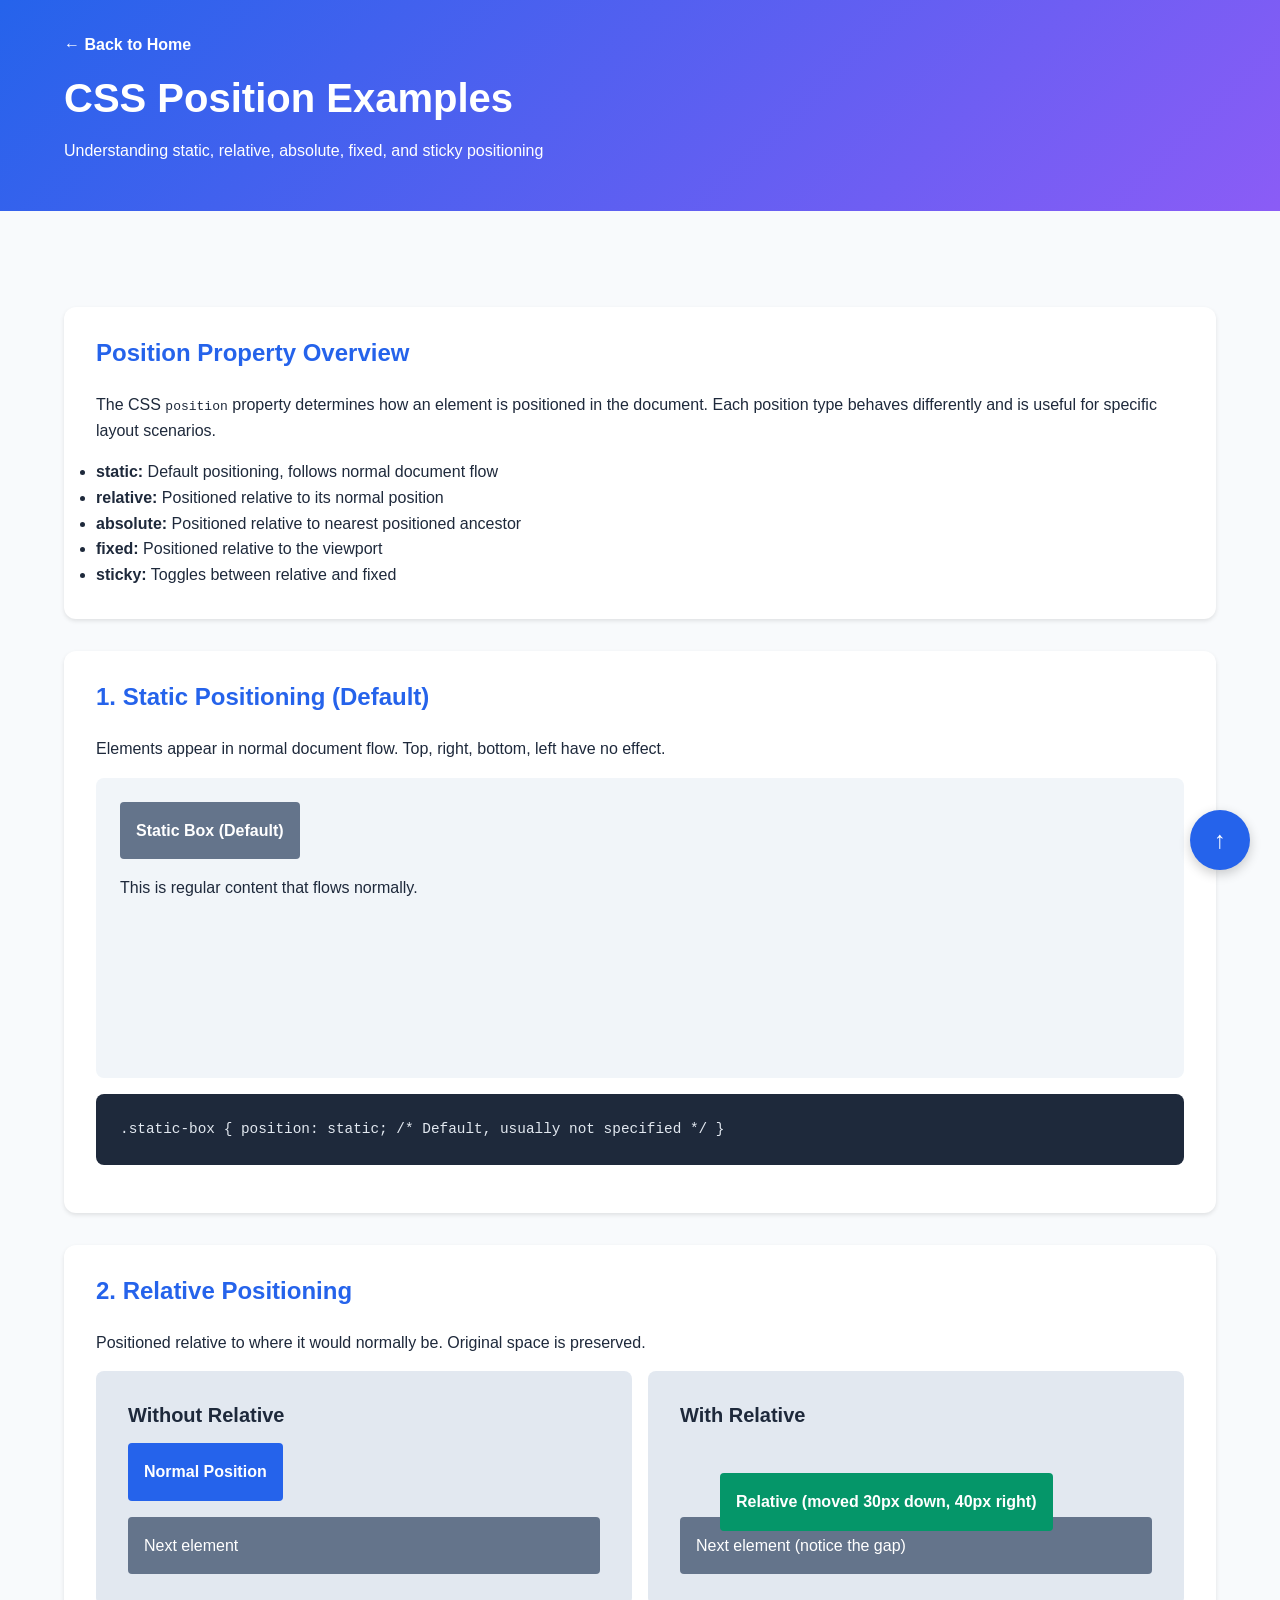
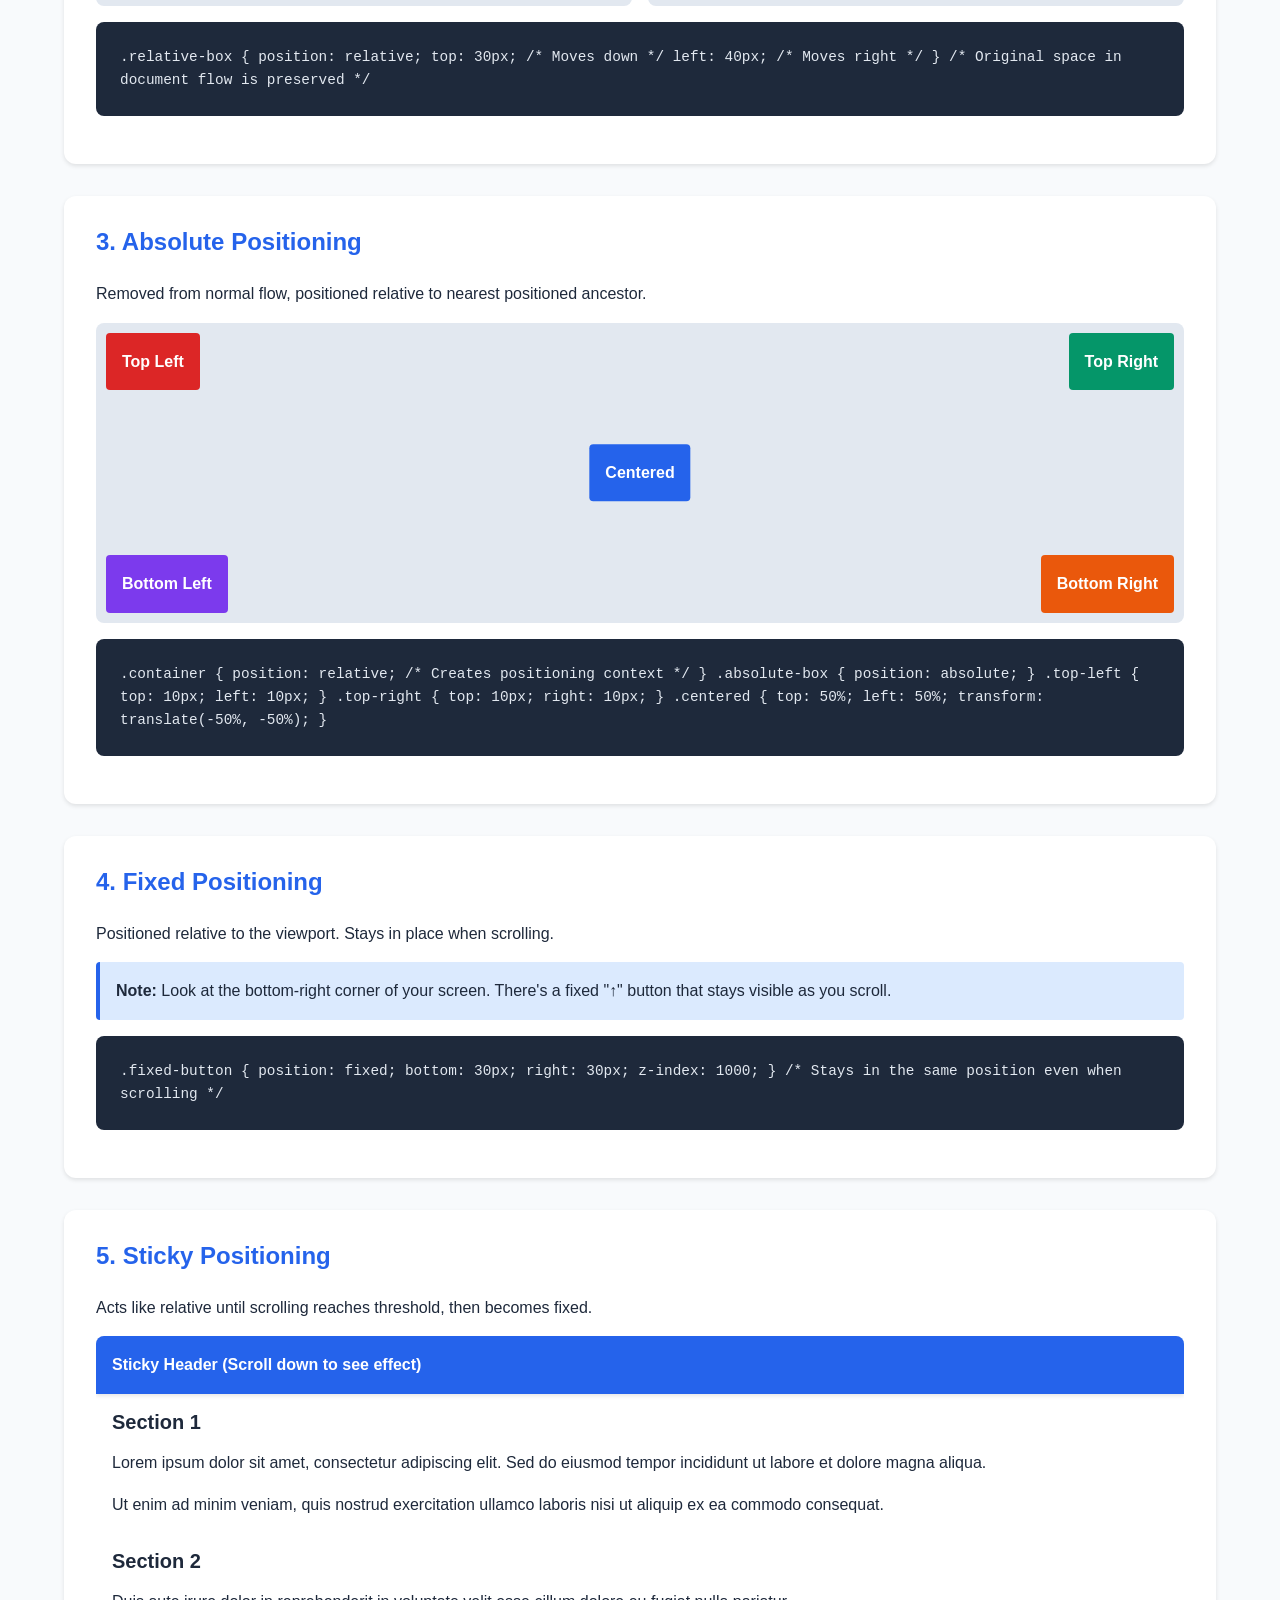
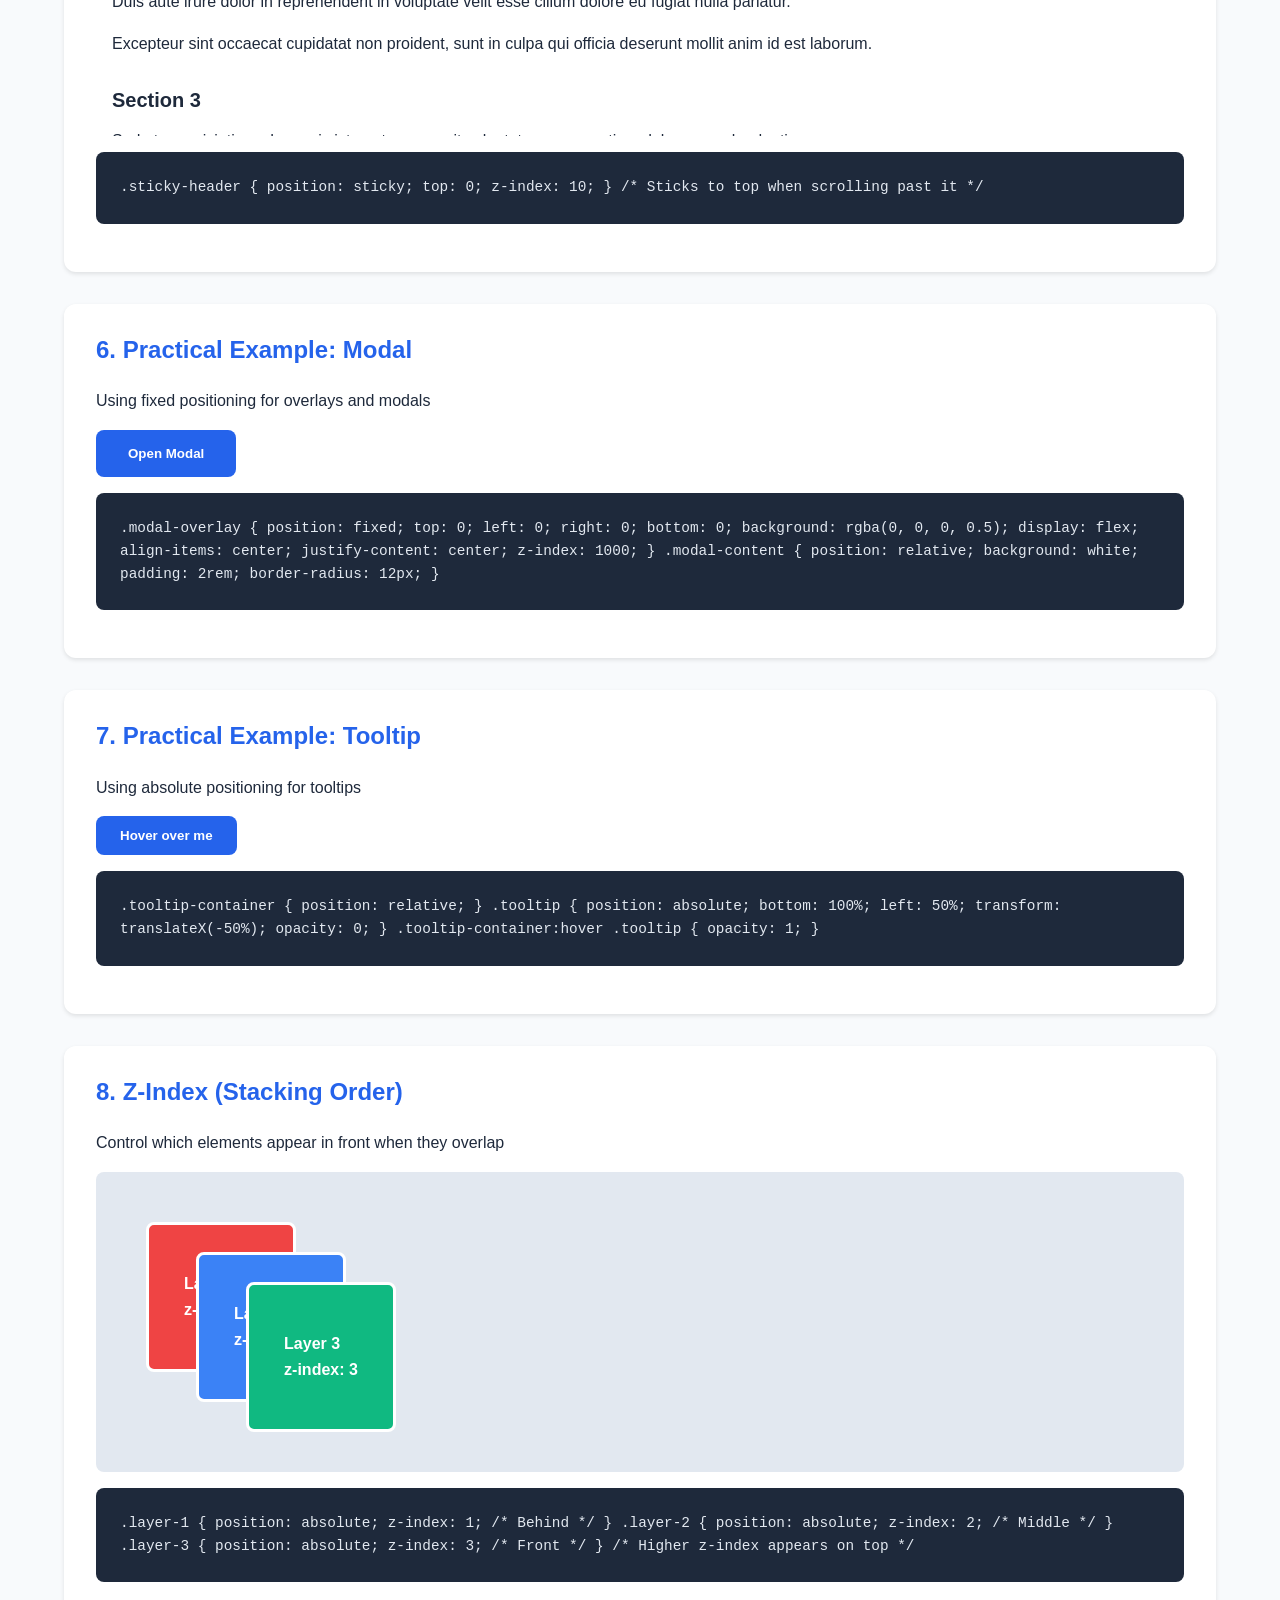
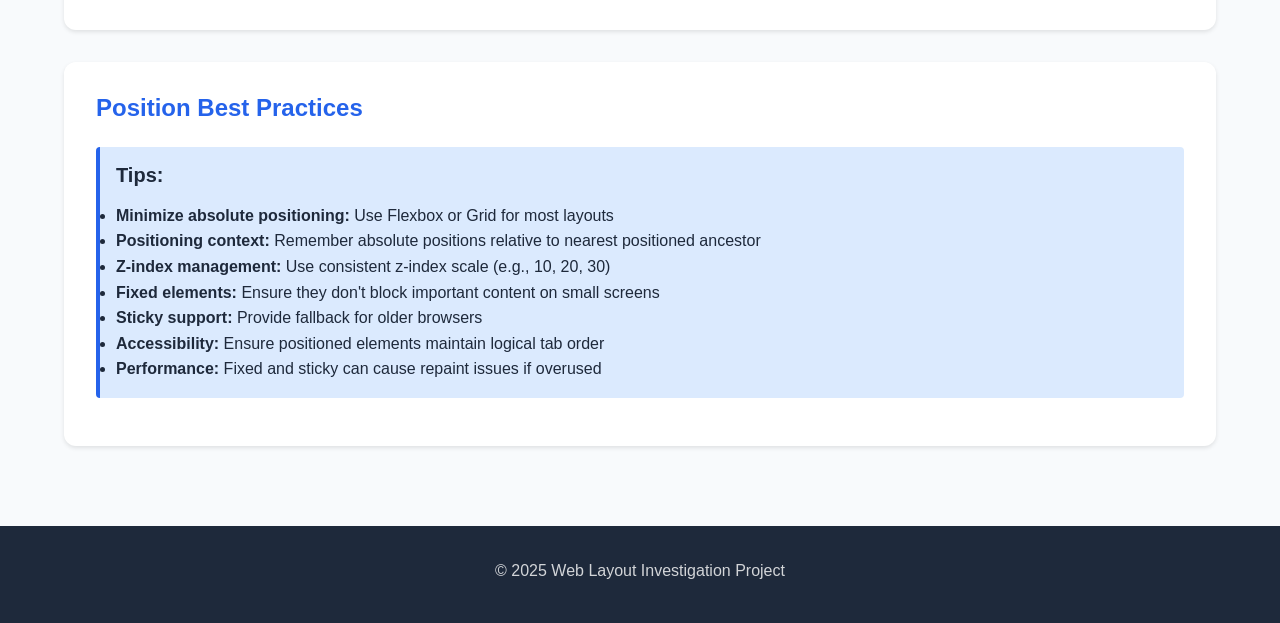
<file: examples/position.html>
<!DOCTYPE html>
<html lang="en">
<head>
    <meta charset="UTF-8">
    <meta name="viewport" content="width=device-width, initial-scale=1.0">
    <title>CSS Position Examples</title>
    <link rel="stylesheet" href="../styles/main.css">
    <style>
        /* Position Demo Styles */
        .position-demo {
            background: #f1f5f9;
            padding: 1.5rem;
            border-radius: 8px;
            margin: 1rem 0;
            position: relative;
            min-height: 300px;
        }

        .demo-box {
            background: var(--primary-color);
            color: white;
            padding: 1rem;
            border-radius: 4px;
            font-weight: 600;
            width: fit-content;
        }

        /* Example 1: Static (default) */
        .static-box {
            position: static;
            background: #64748b;
        }

        /* Example 2: Relative */
        .relative-demo {
            display: flex;
            gap: 1rem;
            align-items: flex-start;
        }

        .relative-container {
            flex: 1;
            background: #e2e8f0;
            padding: 2rem;
            border-radius: 8px;
            min-height: 200px;
        }

        .relative-box {
            position: relative;
            top: 30px;
            left: 40px;
            background: #059669;
        }

        .normal-box {
            background: #64748b;
            color: white;
            padding: 1rem;
            border-radius: 4px;
            margin-top: 1rem;
        }

        /* Example 3: Absolute */
        .absolute-demo {
            position: relative;
            background: #e2e8f0;
            padding: 2rem;
            border-radius: 8px;
            min-height: 300px;
        }

        .absolute-box {
            position: absolute;
        }

        .absolute-top-left {
            top: 10px;
            left: 10px;
            background: #dc2626;
        }

        .absolute-top-right {
            top: 10px;
            right: 10px;
            background: #059669;
        }

        .absolute-bottom-left {
            bottom: 10px;
            left: 10px;
            background: #7c3aed;
        }

        .absolute-bottom-right {
            bottom: 10px;
            right: 10px;
            background: #ea580c;
        }

        .absolute-center {
            top: 50%;
            left: 50%;
            transform: translate(-50%, -50%);
            background: var(--primary-color);
        }

        /* Example 4: Fixed */
        .fixed-demo {
            min-height: 400px;
            overflow: auto;
            background: #e2e8f0;
            border-radius: 8px;
            padding: 2rem;
        }

        .scroll-content {
            height: 800px;
            background: white;
            padding: 2rem;
            border-radius: 8px;
        }

        .fixed-button {
            position: fixed;
            bottom: 30px;
            right: 30px;
            background: var(--primary-color);
            color: white;
            border: none;
            width: 60px;
            height: 60px;
            border-radius: 50%;
            font-size: 1.5rem;
            cursor: pointer;
            box-shadow: 0 4px 12px rgba(0, 0, 0, 0.2);
            transition: all 0.3s ease;
            z-index: 1000;
        }

        .fixed-button:hover {
            background: var(--primary-dark);
            transform: scale(1.1);
        }

        /* Example 5: Sticky */
        .sticky-demo {
            background: #e2e8f0;
            border-radius: 8px;
            overflow: auto;
            max-height: 400px;
        }

        .sticky-header {
            position: sticky;
            top: 0;
            background: var(--primary-color);
            color: white;
            padding: 1rem;
            font-weight: 600;
            z-index: 10;
            box-shadow: 0 2px 4px rgba(0, 0, 0, 0.1);
        }

        .sticky-content {
            padding: 1rem;
            background: white;
        }

        .sticky-section {
            margin-bottom: 2rem;
        }

        /* Example 6: Modal */
        .modal-overlay {
            position: fixed;
            top: 0;
            left: 0;
            right: 0;
            bottom: 0;
            background: rgba(0, 0, 0, 0.5);
            display: none;
            align-items: center;
            justify-content: center;
            z-index: 1000;
        }

        .modal-overlay.active {
            display: flex;
        }

        .modal-content {
            position: relative;
            background: white;
            padding: 2rem;
            border-radius: 12px;
            max-width: 500px;
            width: 90%;
            box-shadow: 0 20px 60px rgba(0, 0, 0, 0.3);
        }

        .modal-close {
            position: absolute;
            top: 10px;
            right: 10px;
            background: none;
            border: none;
            font-size: 1.5rem;
            cursor: pointer;
            width: 30px;
            height: 30px;
            display: flex;
            align-items: center;
            justify-content: center;
            border-radius: 4px;
        }

        .modal-close:hover {
            background: #f1f5f9;
        }

        .open-modal-btn {
            background: var(--primary-color);
            color: white;
            border: none;
            padding: 1rem 2rem;
            border-radius: 8px;
            font-weight: 600;
            cursor: pointer;
        }

        /* Example 7: Tooltip */
        .tooltip-container {
            position: relative;
            display: inline-block;
        }

        .tooltip-trigger {
            background: var(--primary-color);
            color: white;
            border: none;
            padding: 0.75rem 1.5rem;
            border-radius: 8px;
            cursor: pointer;
            font-weight: 600;
        }

        .tooltip {
            position: absolute;
            bottom: 100%;
            left: 50%;
            transform: translateX(-50%);
            background: #1e293b;
            color: white;
            padding: 0.5rem 1rem;
            border-radius: 6px;
            font-size: 0.875rem;
            white-space: nowrap;
            margin-bottom: 8px;
            opacity: 0;
            pointer-events: none;
            transition: opacity 0.3s ease;
        }

        .tooltip::after {
            content: '';
            position: absolute;
            top: 100%;
            left: 50%;
            transform: translateX(-50%);
            border: 6px solid transparent;
            border-top-color: #1e293b;
        }

        .tooltip-container:hover .tooltip {
            opacity: 1;
        }

        /* Example 8: Z-index */
        .zindex-demo {
            position: relative;
            height: 300px;
            background: #e2e8f0;
            border-radius: 8px;
            padding: 2rem;
        }

        .layer {
            position: absolute;
            width: 150px;
            height: 150px;
            display: flex;
            align-items: center;
            justify-content: center;
            color: white;
            font-weight: 700;
            border-radius: 8px;
            border: 3px solid white;
        }

        .layer-1 {
            background: #ef4444;
            top: 50px;
            left: 50px;
            z-index: 1;
        }

        .layer-2 {
            background: #3b82f6;
            top: 80px;
            left: 100px;
            z-index: 2;
        }

        .layer-3 {
            background: #10b981;
            top: 110px;
            left: 150px;
            z-index: 3;
        }
    </style>
</head>
<body>
    <header class="example-header">
        <div class="container">
            <a href="../index.html" class="back-link">← Back to Home</a>
            <h1>CSS Position Examples</h1>
            <p>Understanding static, relative, absolute, fixed, and sticky positioning</p>
        </div>
    </header>

    <main class="main-content">
        <div class="container">
            
            <!-- Introduction -->
            <section class="demo-section">
                <h3>Position Property Overview</h3>
                <p>
                    The CSS <code>position</code> property determines how an element is positioned 
                    in the document. Each position type behaves differently and is useful for 
                    specific layout scenarios.
                </p>
                <ul>
                    <li><strong>static:</strong> Default positioning, follows normal document flow</li>
                    <li><strong>relative:</strong> Positioned relative to its normal position</li>
                    <li><strong>absolute:</strong> Positioned relative to nearest positioned ancestor</li>
                    <li><strong>fixed:</strong> Positioned relative to the viewport</li>
                    <li><strong>sticky:</strong> Toggles between relative and fixed</li>
                </ul>
            </section>

            <!-- Example 1: Static -->
            <section class="demo-section">
                <h3>1. Static Positioning (Default)</h3>
                <p>Elements appear in normal document flow. Top, right, bottom, left have no effect.</p>
                <div class="position-demo">
                    <div class="demo-box static-box">Static Box (Default)</div>
                    <p style="margin-top: 1rem;">This is regular content that flows normally.</p>
                </div>
                <div class="code-block">
.static-box {
    position: static; /* Default, usually not specified */
}
                </div>
            </section>

            <!-- Example 2: Relative -->
            <section class="demo-section">
                <h3>2. Relative Positioning</h3>
                <p>Positioned relative to where it would normally be. Original space is preserved.</p>
                <div class="relative-demo">
                    <div class="relative-container">
                        <h4>Without Relative</h4>
                        <div class="demo-box">Normal Position</div>
                        <div class="normal-box">Next element</div>
                    </div>
                    <div class="relative-container">
                        <h4>With Relative</h4>
                        <div class="demo-box relative-box">Relative (moved 30px down, 40px right)</div>
                        <div class="normal-box">Next element (notice the gap)</div>
                    </div>
                </div>
                <div class="code-block">
.relative-box {
    position: relative;
    top: 30px;  /* Moves down */
    left: 40px; /* Moves right */
}
/* Original space in document flow is preserved */
                </div>
            </section>

            <!-- Example 3: Absolute -->
            <section class="demo-section">
                <h3>3. Absolute Positioning</h3>
                <p>Removed from normal flow, positioned relative to nearest positioned ancestor.</p>
                <div class="absolute-demo">
                    <div class="demo-box absolute-box absolute-top-left">Top Left</div>
                    <div class="demo-box absolute-box absolute-top-right">Top Right</div>
                    <div class="demo-box absolute-box absolute-center">Centered</div>
                    <div class="demo-box absolute-box absolute-bottom-left">Bottom Left</div>
                    <div class="demo-box absolute-box absolute-bottom-right">Bottom Right</div>
                </div>
                <div class="code-block">
.container {
    position: relative; /* Creates positioning context */
}

.absolute-box {
    position: absolute;
}

.top-left { top: 10px; left: 10px; }
.top-right { top: 10px; right: 10px; }
.centered {
    top: 50%;
    left: 50%;
    transform: translate(-50%, -50%);
}
                </div>
            </section>

            <!-- Example 4: Fixed -->
            <section class="demo-section">
                <h3>4. Fixed Positioning</h3>
                <p>Positioned relative to the viewport. Stays in place when scrolling.</p>
                <div style="background: #dbeafe; border-left: 4px solid var(--primary-color); padding: 1rem; margin: 1rem 0; border-radius: 4px;">
                    <strong>Note:</strong> Look at the bottom-right corner of your screen. There's a fixed 
                    "↑" button that stays visible as you scroll.
                </div>
                <div class="code-block">
.fixed-button {
    position: fixed;
    bottom: 30px;
    right: 30px;
    z-index: 1000;
}
/* Stays in the same position even when scrolling */
                </div>
            </section>

            <!-- Example 5: Sticky -->
            <section class="demo-section">
                <h3>5. Sticky Positioning</h3>
                <p>Acts like relative until scrolling reaches threshold, then becomes fixed.</p>
                <div class="sticky-demo">
                    <div class="sticky-header">Sticky Header (Scroll down to see effect)</div>
                    <div class="sticky-content">
                        <div class="sticky-section">
                            <h4>Section 1</h4>
                            <p>Lorem ipsum dolor sit amet, consectetur adipiscing elit. Sed do eiusmod tempor incididunt ut labore et dolore magna aliqua.</p>
                            <p>Ut enim ad minim veniam, quis nostrud exercitation ullamco laboris nisi ut aliquip ex ea commodo consequat.</p>
                        </div>
                        <div class="sticky-section">
                            <h4>Section 2</h4>
                            <p>Duis aute irure dolor in reprehenderit in voluptate velit esse cillum dolore eu fugiat nulla pariatur.</p>
                            <p>Excepteur sint occaecat cupidatat non proident, sunt in culpa qui officia deserunt mollit anim id est laborum.</p>
                        </div>
                        <div class="sticky-section">
                            <h4>Section 3</h4>
                            <p>Sed ut perspiciatis unde omnis iste natus error sit voluptatem accusantium doloremque laudantium.</p>
                            <p>Totam rem aperiam, eaque ipsa quae ab illo inventore veritatis et quasi architecto beatae vitae dicta sunt explicabo.</p>
                        </div>
                        <div class="sticky-section">
                            <h4>Section 4</h4>
                            <p>Nemo enim ipsam voluptatem quia voluptas sit aspernatur aut odit aut fugit.</p>
                            <p>Sed quia consequuntur magni dolores eos qui ratione voluptatem sequi nesciunt.</p>
                        </div>
                    </div>
                </div>
                <div class="code-block">
.sticky-header {
    position: sticky;
    top: 0;
    z-index: 10;
}
/* Sticks to top when scrolling past it */
                </div>
            </section>

            <!-- Example 6: Modal Overlay -->
            <section class="demo-section">
                <h3>6. Practical Example: Modal</h3>
                <p>Using fixed positioning for overlays and modals</p>
                <button class="open-modal-btn" onclick="document.getElementById('modal').classList.add('active')">
                    Open Modal
                </button>
                
                <div id="modal" class="modal-overlay" onclick="if(event.target === this) this.classList.remove('active')">
                    <div class="modal-content">
                        <button class="modal-close" onclick="document.getElementById('modal').classList.remove('active')">×</button>
                        <h3>Modal Dialog</h3>
                        <p>This modal uses fixed positioning to overlay the entire viewport.</p>
                        <p>The overlay background is also fixed to cover the whole screen.</p>
                        <button class="btn" onclick="document.getElementById('modal').classList.remove('active')">Close</button>
                    </div>
                </div>
                
                <div class="code-block">
.modal-overlay {
    position: fixed;
    top: 0;
    left: 0;
    right: 0;
    bottom: 0;
    background: rgba(0, 0, 0, 0.5);
    display: flex;
    align-items: center;
    justify-content: center;
    z-index: 1000;
}

.modal-content {
    position: relative;
    background: white;
    padding: 2rem;
    border-radius: 12px;
}
                </div>
            </section>

            <!-- Example 7: Tooltip -->
            <section class="demo-section">
                <h3>7. Practical Example: Tooltip</h3>
                <p>Using absolute positioning for tooltips</p>
                <div class="tooltip-container">
                    <button class="tooltip-trigger">Hover over me</button>
                    <div class="tooltip">This is a tooltip!</div>
                </div>
                
                <div class="code-block">
.tooltip-container {
    position: relative;
}

.tooltip {
    position: absolute;
    bottom: 100%;
    left: 50%;
    transform: translateX(-50%);
    opacity: 0;
}

.tooltip-container:hover .tooltip {
    opacity: 1;
}
                </div>
            </section>

            <!-- Example 8: Z-index -->
            <section class="demo-section">
                <h3>8. Z-Index (Stacking Order)</h3>
                <p>Control which elements appear in front when they overlap</p>
                <div class="zindex-demo">
                    <div class="layer layer-1">Layer 1<br>z-index: 1</div>
                    <div class="layer layer-2">Layer 2<br>z-index: 2</div>
                    <div class="layer layer-3">Layer 3<br>z-index: 3</div>
                </div>
                <div class="code-block">
.layer-1 {
    position: absolute;
    z-index: 1; /* Behind */
}

.layer-2 {
    position: absolute;
    z-index: 2; /* Middle */
}

.layer-3 {
    position: absolute;
    z-index: 3; /* Front */
}
/* Higher z-index appears on top */
                </div>
            </section>

            <!-- Best Practices -->
            <section class="demo-section">
                <h3>Position Best Practices</h3>
                <div style="background: #dbeafe; border-left: 4px solid var(--primary-color); padding: 1rem; margin: 1rem 0; border-radius: 4px;">
                    <h4>Tips:</h4>
                    <ul>
                        <li><strong>Minimize absolute positioning:</strong> Use Flexbox or Grid for most layouts</li>
                        <li><strong>Positioning context:</strong> Remember absolute positions relative to nearest positioned ancestor</li>
                        <li><strong>Z-index management:</strong> Use consistent z-index scale (e.g., 10, 20, 30)</li>
                        <li><strong>Fixed elements:</strong> Ensure they don't block important content on small screens</li>
                        <li><strong>Sticky support:</strong> Provide fallback for older browsers</li>
                        <li><strong>Accessibility:</strong> Ensure positioned elements maintain logical tab order</li>
                        <li><strong>Performance:</strong> Fixed and sticky can cause repaint issues if overused</li>
                    </ul>
                </div>
            </section>

        </div>
    </main>

    <!-- Fixed button for scroll to top -->
    <button class="fixed-button" onclick="window.scrollTo({top: 0, behavior: 'smooth'})" title="Scroll to top">
        ↑
    </button>

    <footer class="site-footer">
        <div class="container">
            <p>&copy; 2025 Web Layout Investigation Project</p>
        </div>
    </footer>
</body>
</html>
</file>
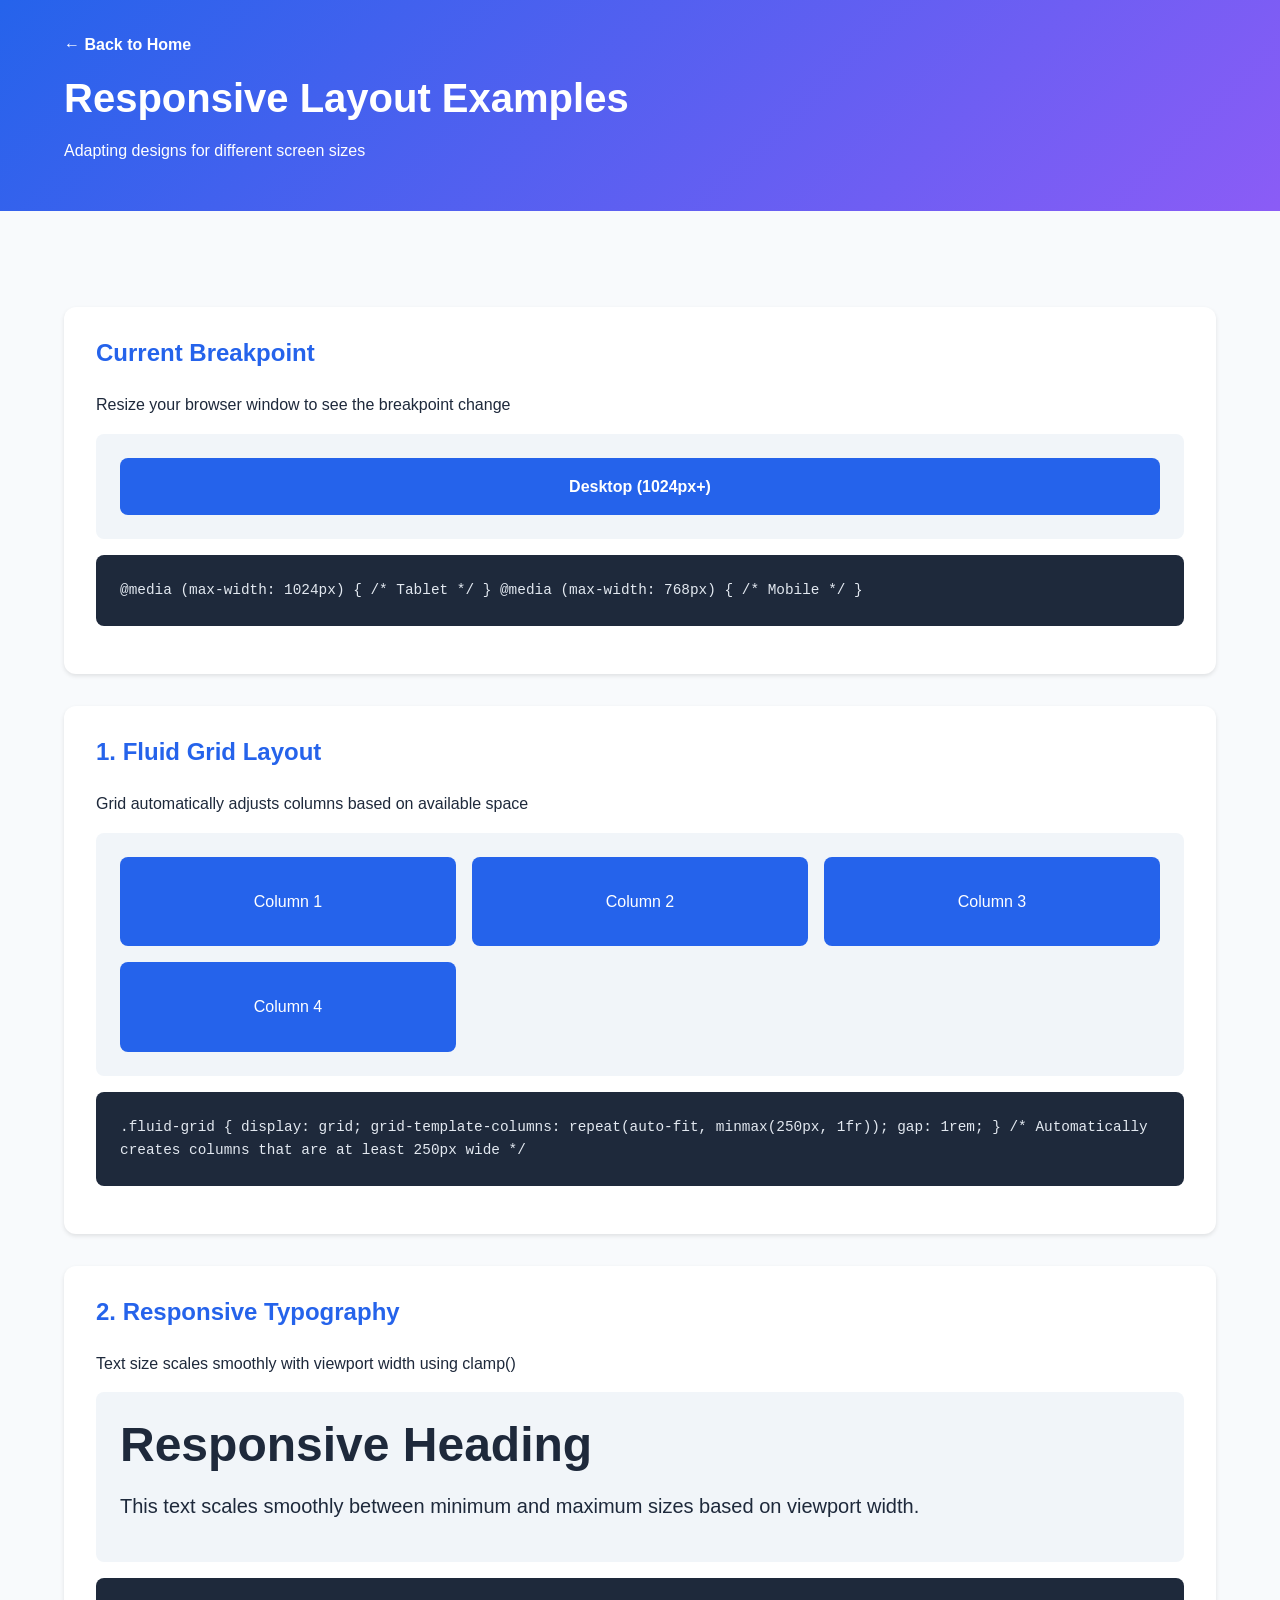
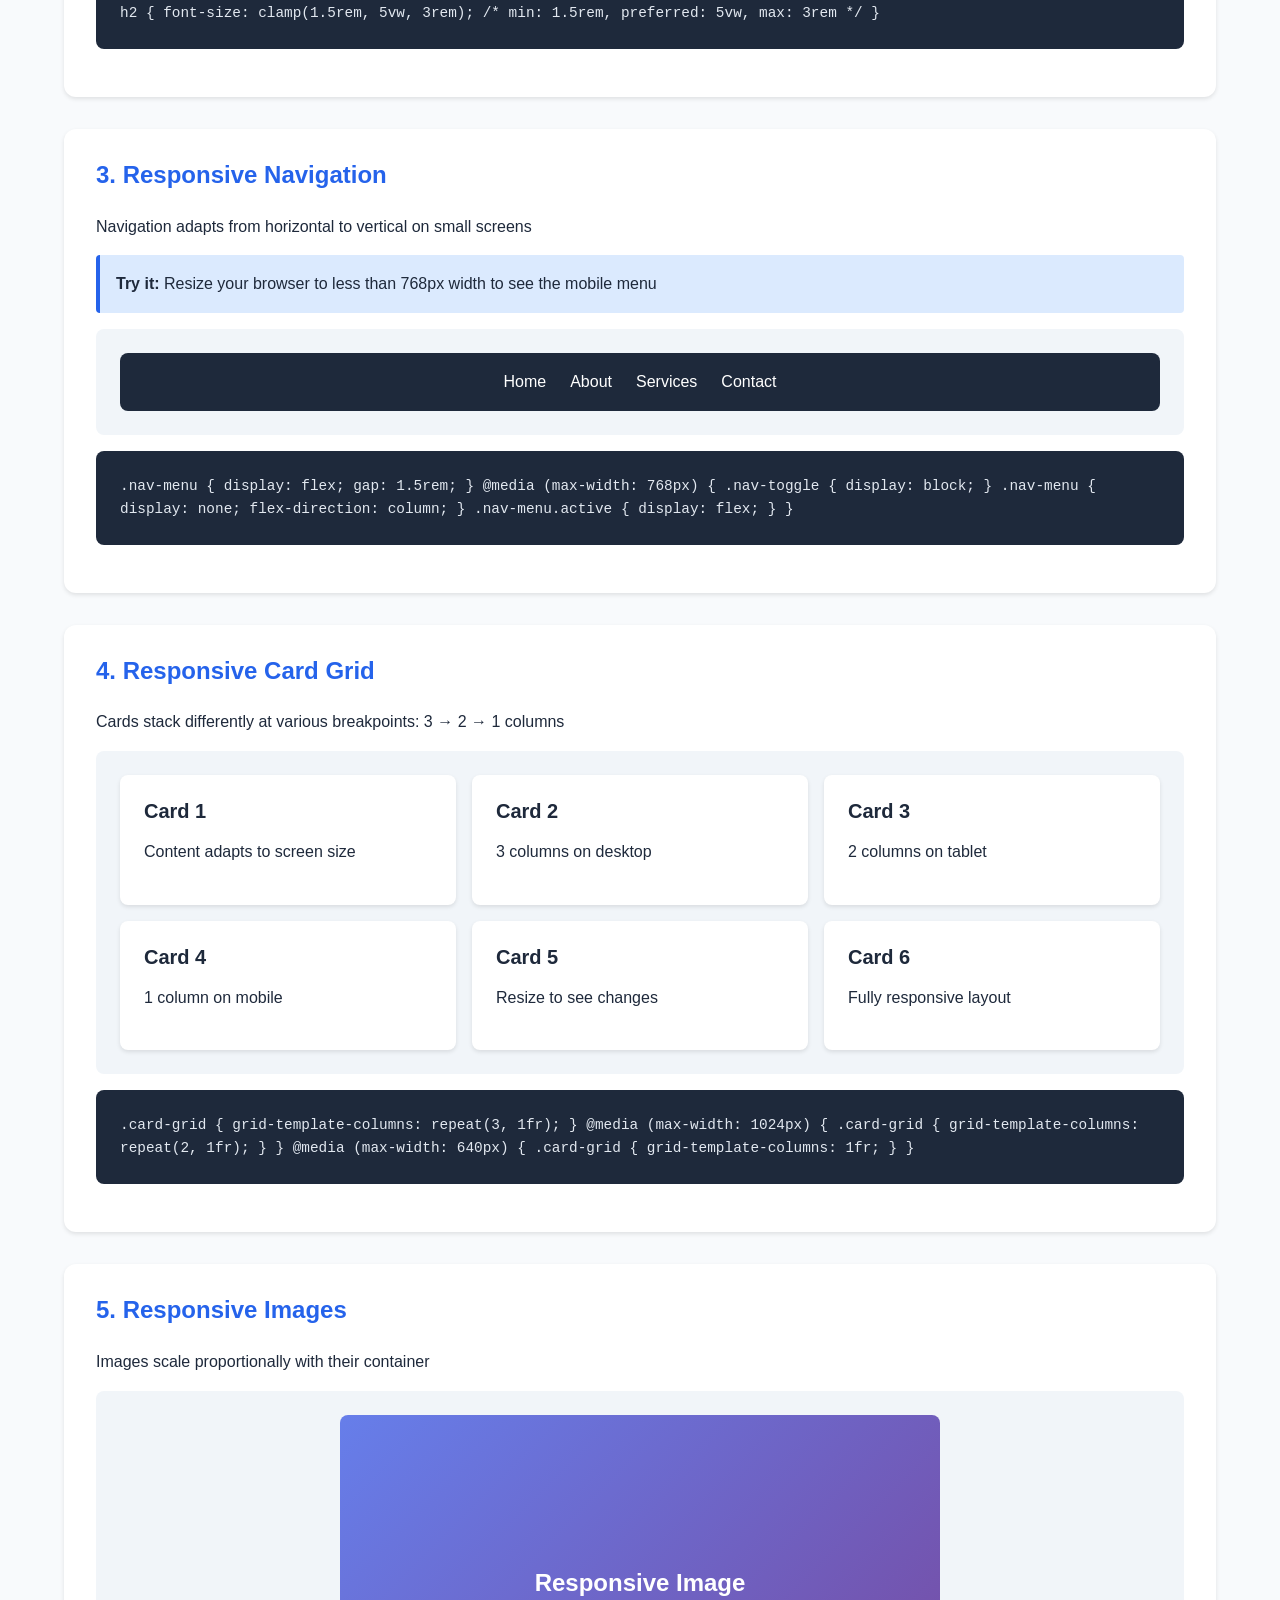
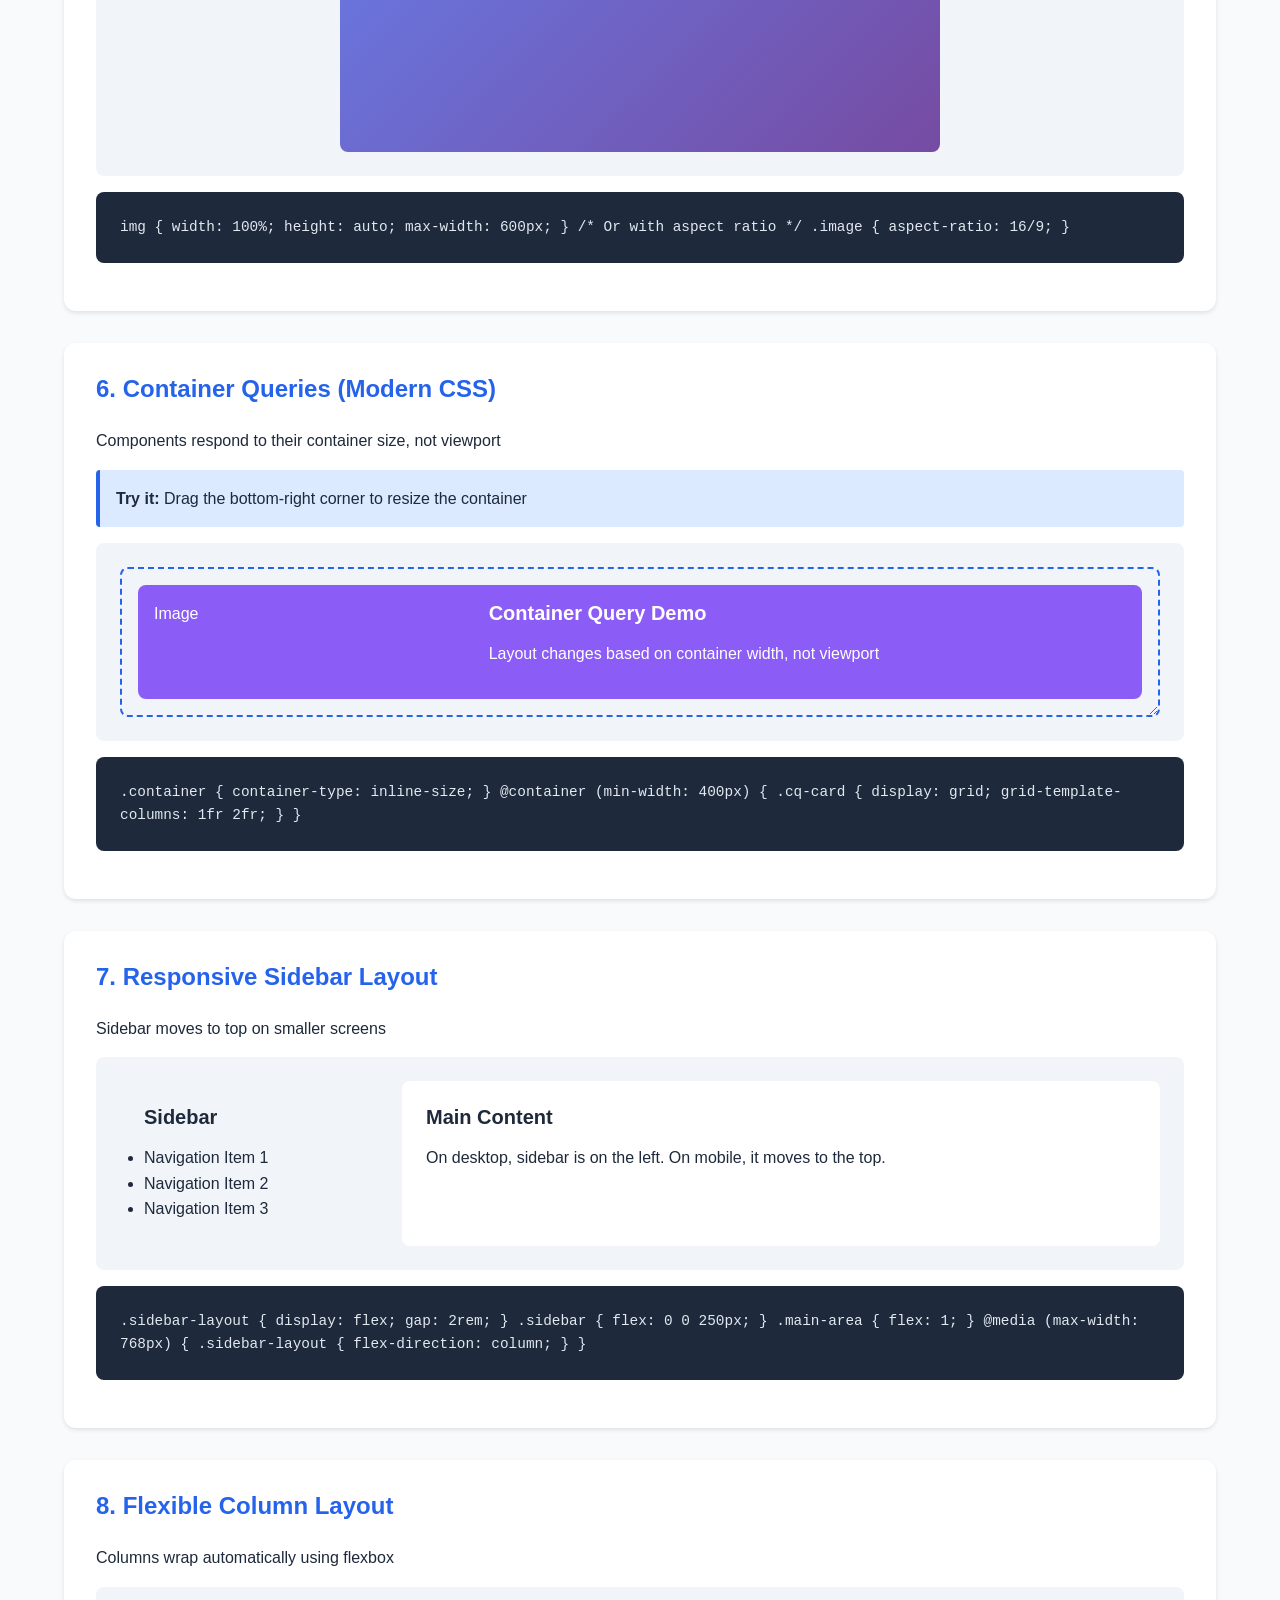
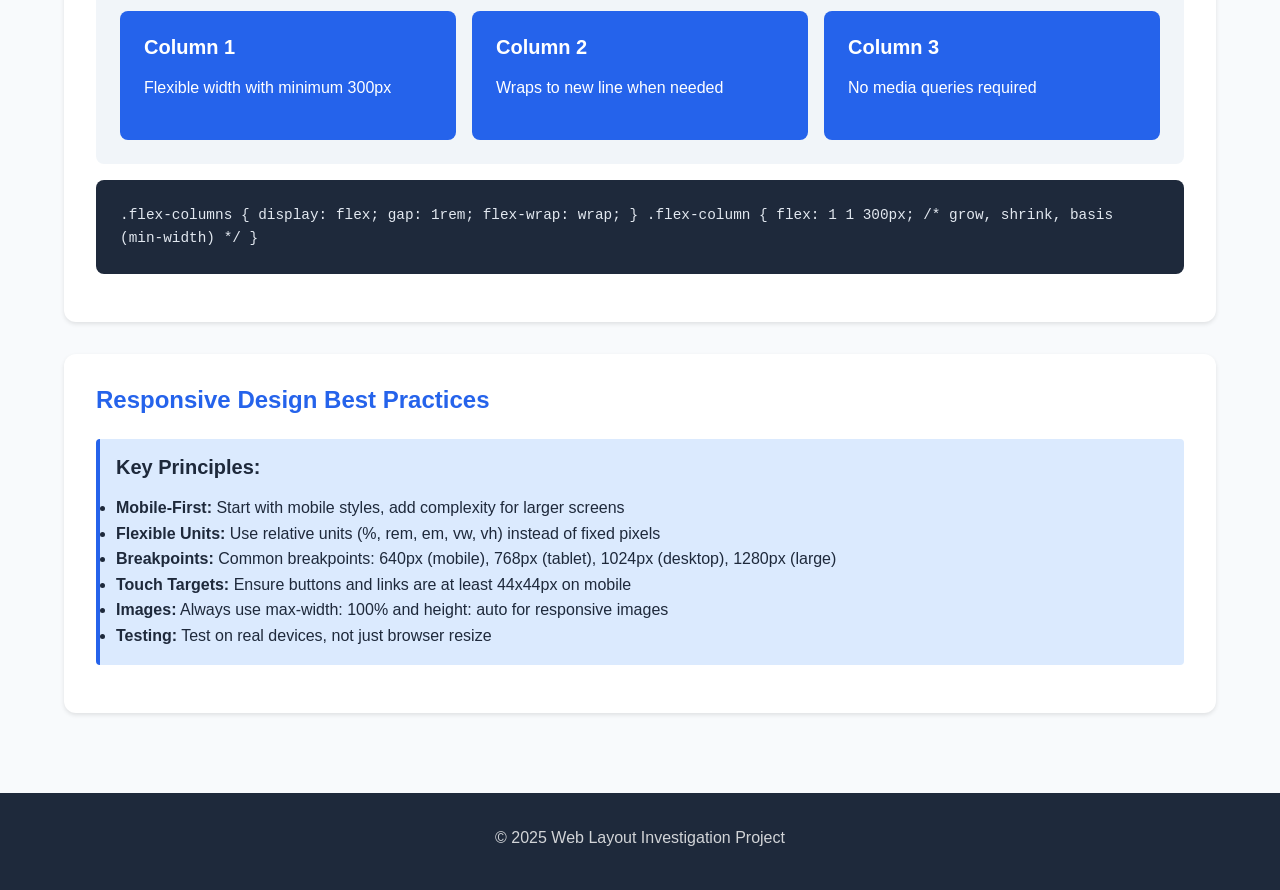
<file: examples/responsive.html>
<!DOCTYPE html>
<html lang="en">
<head>
    <meta charset="UTF-8">
    <meta name="viewport" content="width=device-width, initial-scale=1.0">
    <title>Responsive Layout Examples</title>
    <link rel="stylesheet" href="../styles/main.css">
    <style>
        /* Responsive Demo Styles */
        .responsive-demo {
            background: #f1f5f9;
            padding: 1.5rem;
            border-radius: 8px;
            margin: 1rem 0;
        }

        .info-box {
            background: #dbeafe;
            border-left: 4px solid var(--primary-color);
            padding: 1rem;
            margin: 1rem 0;
            border-radius: 4px;
        }

        /* Example 1: Fluid Grid */
        .fluid-grid {
            display: grid;
            grid-template-columns: repeat(auto-fit, minmax(250px, 1fr));
            gap: 1rem;
        }

        .fluid-item {
            background: var(--primary-color);
            color: white;
            padding: 2rem;
            border-radius: 8px;
            text-align: center;
        }

        /* Example 2: Responsive Typography */
        .responsive-text h2 {
            font-size: clamp(1.5rem, 5vw, 3rem);
        }

        .responsive-text p {
            font-size: clamp(1rem, 2vw, 1.25rem);
        }

        /* Example 3: Mobile Menu */
        .mobile-nav {
            background: #1e293b;
            padding: 1rem;
            border-radius: 8px;
        }

        .nav-toggle {
            display: none;
            background: var(--primary-color);
            color: white;
            border: none;
            padding: 0.5rem 1rem;
            border-radius: 4px;
            cursor: pointer;
            font-weight: 600;
        }

        .nav-menu {
            display: flex;
            gap: 1.5rem;
            list-style: none;
            justify-content: center;
        }

        .nav-menu a {
            color: white;
            text-decoration: none;
        }

        @media (max-width: 768px) {
            .nav-toggle {
                display: block;
                width: 100%;
            }

            .nav-menu {
                display: none;
                flex-direction: column;
                gap: 0.5rem;
                margin-top: 1rem;
            }

            .nav-menu.active {
                display: flex;
            }
        }

        /* Example 4: Responsive Cards */
        .card-grid {
            display: grid;
            grid-template-columns: repeat(3, 1fr);
            gap: 1rem;
        }

        .responsive-card {
            background: white;
            padding: 1.5rem;
            border-radius: 8px;
            box-shadow: 0 2px 4px rgba(0,0,0,0.1);
        }

        @media (max-width: 1024px) {
            .card-grid {
                grid-template-columns: repeat(2, 1fr);
            }
        }

        @media (max-width: 640px) {
            .card-grid {
                grid-template-columns: 1fr;
            }
        }

        /* Example 5: Responsive Images */
        .image-container {
            width: 100%;
            max-width: 600px;
            margin: 0 auto;
        }

        .responsive-img {
            width: 100%;
            height: auto;
            border-radius: 8px;
            background: linear-gradient(135deg, #667eea 0%, #764ba2 100%);
            aspect-ratio: 16/9;
            display: flex;
            align-items: center;
            justify-content: center;
            color: white;
            font-size: 1.5rem;
            font-weight: 600;
        }

        /* Example 6: Container Query (Modern) */
        .container-query-demo {
            container-type: inline-size;
            border: 2px dashed var(--primary-color);
            padding: 1rem;
            border-radius: 8px;
            resize: horizontal;
            overflow: auto;
        }

        .cq-card {
            background: var(--secondary-color);
            color: white;
            padding: 1rem;
            border-radius: 8px;
        }

        @container (min-width: 400px) {
            .cq-card {
                display: grid;
                grid-template-columns: 1fr 2fr;
                gap: 1rem;
            }
        }

        /* Example 7: Sidebar Layout */
        .sidebar-layout {
            display: flex;
            gap: 2rem;
        }

        .sidebar {
            flex: 0 0 250px;
            background: #f1f5f9;
            padding: 1.5rem;
            border-radius: 8px;
        }

        .main-area {
            flex: 1;
            background: white;
            padding: 1.5rem;
            border-radius: 8px;
        }

        @media (max-width: 768px) {
            .sidebar-layout {
                flex-direction: column;
            }

            .sidebar {
                flex: 1;
            }
        }

        /* Example 8: Breakpoint Indicator */
        .breakpoint-indicator {
            background: var(--primary-color);
            color: white;
            padding: 1rem;
            text-align: center;
            border-radius: 8px;
            font-weight: 600;
        }

        .breakpoint-indicator::before {
            content: "Desktop (1024px+)";
        }

        @media (max-width: 1024px) {
            .breakpoint-indicator {
                background: #059669;
            }
            .breakpoint-indicator::before {
                content: "Tablet (768px - 1024px)";
            }
        }

        @media (max-width: 768px) {
            .breakpoint-indicator {
                background: #ea580c;
            }
            .breakpoint-indicator::before {
                content: "Mobile (< 768px)";
            }
        }

        /* Example 9: Flexible Columns */
        .flex-columns {
            display: flex;
            gap: 1rem;
            flex-wrap: wrap;
        }

        .flex-column {
            flex: 1 1 300px;
            background: var(--primary-color);
            color: white;
            padding: 1.5rem;
            border-radius: 8px;
        }
    </style>
</head>
<body>
    <header class="example-header">
        <div class="container">
            <a href="../index.html" class="back-link">← Back to Home</a>
            <h1>Responsive Layout Examples</h1>
            <p>Adapting designs for different screen sizes</p>
        </div>
    </header>

    <main class="main-content">
        <div class="container">
            
            <!-- Breakpoint Indicator -->
            <section class="demo-section">
                <h3>Current Breakpoint</h3>
                <p>Resize your browser window to see the breakpoint change</p>
                <div class="responsive-demo">
                    <div class="breakpoint-indicator"></div>
                </div>
                <div class="code-block">
@media (max-width: 1024px) { /* Tablet */ }
@media (max-width: 768px) { /* Mobile */ }
                </div>
            </section>

            <!-- Example 1: Fluid Grid -->
            <section class="demo-section">
                <h3>1. Fluid Grid Layout</h3>
                <p>Grid automatically adjusts columns based on available space</p>
                <div class="responsive-demo">
                    <div class="fluid-grid">
                        <div class="fluid-item">Column 1</div>
                        <div class="fluid-item">Column 2</div>
                        <div class="fluid-item">Column 3</div>
                        <div class="fluid-item">Column 4</div>
                    </div>
                </div>
                <div class="code-block">
.fluid-grid {
    display: grid;
    grid-template-columns: repeat(auto-fit, minmax(250px, 1fr));
    gap: 1rem;
}
/* Automatically creates columns that are at least 250px wide */
                </div>
            </section>

            <!-- Example 2: Responsive Typography -->
            <section class="demo-section">
                <h3>2. Responsive Typography</h3>
                <p>Text size scales smoothly with viewport width using clamp()</p>
                <div class="responsive-demo responsive-text">
                    <h2>Responsive Heading</h2>
                    <p>This text scales smoothly between minimum and maximum sizes based on viewport width.</p>
                </div>
                <div class="code-block">
h2 {
    font-size: clamp(1.5rem, 5vw, 3rem);
    /* min: 1.5rem, preferred: 5vw, max: 3rem */
}
                </div>
            </section>

            <!-- Example 3: Mobile Navigation -->
            <section class="demo-section">
                <h3>3. Responsive Navigation</h3>
                <p>Navigation adapts from horizontal to vertical on small screens</p>
                <div class="info-box">
                    <strong>Try it:</strong> Resize your browser to less than 768px width to see the mobile menu
                </div>
                <div class="responsive-demo">
                    <nav class="mobile-nav">
                        <button class="nav-toggle" onclick="this.nextElementSibling.classList.toggle('active')">
                            Menu ☰
                        </button>
                        <ul class="nav-menu">
                            <li><a href="#home">Home</a></li>
                            <li><a href="#about">About</a></li>
                            <li><a href="#services">Services</a></li>
                            <li><a href="#contact">Contact</a></li>
                        </ul>
                    </nav>
                </div>
                <div class="code-block">
.nav-menu {
    display: flex;
    gap: 1.5rem;
}

@media (max-width: 768px) {
    .nav-toggle { display: block; }
    .nav-menu { 
        display: none;
        flex-direction: column;
    }
    .nav-menu.active { display: flex; }
}
                </div>
            </section>

            <!-- Example 4: Responsive Card Grid -->
            <section class="demo-section">
                <h3>4. Responsive Card Grid</h3>
                <p>Cards stack differently at various breakpoints: 3 → 2 → 1 columns</p>
                <div class="responsive-demo">
                    <div class="card-grid">
                        <div class="responsive-card">
                            <h4>Card 1</h4>
                            <p>Content adapts to screen size</p>
                        </div>
                        <div class="responsive-card">
                            <h4>Card 2</h4>
                            <p>3 columns on desktop</p>
                        </div>
                        <div class="responsive-card">
                            <h4>Card 3</h4>
                            <p>2 columns on tablet</p>
                        </div>
                        <div class="responsive-card">
                            <h4>Card 4</h4>
                            <p>1 column on mobile</p>
                        </div>
                        <div class="responsive-card">
                            <h4>Card 5</h4>
                            <p>Resize to see changes</p>
                        </div>
                        <div class="responsive-card">
                            <h4>Card 6</h4>
                            <p>Fully responsive layout</p>
                        </div>
                    </div>
                </div>
                <div class="code-block">
.card-grid {
    grid-template-columns: repeat(3, 1fr);
}

@media (max-width: 1024px) {
    .card-grid { grid-template-columns: repeat(2, 1fr); }
}

@media (max-width: 640px) {
    .card-grid { grid-template-columns: 1fr; }
}
                </div>
            </section>

            <!-- Example 5: Responsive Images -->
            <section class="demo-section">
                <h3>5. Responsive Images</h3>
                <p>Images scale proportionally with their container</p>
                <div class="responsive-demo">
                    <div class="image-container">
                        <div class="responsive-img">Responsive Image</div>
                    </div>
                </div>
                <div class="code-block">
img {
    width: 100%;
    height: auto;
    max-width: 600px;
}

/* Or with aspect ratio */
.image {
    aspect-ratio: 16/9;
}
                </div>
            </section>

            <!-- Example 6: Container Queries -->
            <section class="demo-section">
                <h3>6. Container Queries (Modern CSS)</h3>
                <p>Components respond to their container size, not viewport</p>
                <div class="info-box">
                    <strong>Try it:</strong> Drag the bottom-right corner to resize the container
                </div>
                <div class="responsive-demo">
                    <div class="container-query-demo">
                        <div class="cq-card">
                            <div>Image</div>
                            <div>
                                <h4>Container Query Demo</h4>
                                <p>Layout changes based on container width, not viewport</p>
                            </div>
                        </div>
                    </div>
                </div>
                <div class="code-block">
.container {
    container-type: inline-size;
}

@container (min-width: 400px) {
    .cq-card {
        display: grid;
        grid-template-columns: 1fr 2fr;
    }
}
                </div>
            </section>

            <!-- Example 7: Responsive Sidebar -->
            <section class="demo-section">
                <h3>7. Responsive Sidebar Layout</h3>
                <p>Sidebar moves to top on smaller screens</p>
                <div class="responsive-demo">
                    <div class="sidebar-layout">
                        <aside class="sidebar">
                            <h4>Sidebar</h4>
                            <ul>
                                <li>Navigation Item 1</li>
                                <li>Navigation Item 2</li>
                                <li>Navigation Item 3</li>
                            </ul>
                        </aside>
                        <div class="main-area">
                            <h4>Main Content</h4>
                            <p>On desktop, sidebar is on the left. On mobile, it moves to the top.</p>
                        </div>
                    </div>
                </div>
                <div class="code-block">
.sidebar-layout {
    display: flex;
    gap: 2rem;
}

.sidebar { flex: 0 0 250px; }
.main-area { flex: 1; }

@media (max-width: 768px) {
    .sidebar-layout {
        flex-direction: column;
    }
}
                </div>
            </section>

            <!-- Example 8: Flexible Columns -->
            <section class="demo-section">
                <h3>8. Flexible Column Layout</h3>
                <p>Columns wrap automatically using flexbox</p>
                <div class="responsive-demo">
                    <div class="flex-columns">
                        <div class="flex-column">
                            <h4>Column 1</h4>
                            <p>Flexible width with minimum 300px</p>
                        </div>
                        <div class="flex-column">
                            <h4>Column 2</h4>
                            <p>Wraps to new line when needed</p>
                        </div>
                        <div class="flex-column">
                            <h4>Column 3</h4>
                            <p>No media queries required</p>
                        </div>
                    </div>
                </div>
                <div class="code-block">
.flex-columns {
    display: flex;
    gap: 1rem;
    flex-wrap: wrap;
}

.flex-column {
    flex: 1 1 300px;
    /* grow, shrink, basis (min-width) */
}
                </div>
            </section>

            <!-- Best Practices -->
            <section class="demo-section">
                <h3>Responsive Design Best Practices</h3>
                <div class="info-box">
                    <h4>Key Principles:</h4>
                    <ul>
                        <li><strong>Mobile-First:</strong> Start with mobile styles, add complexity for larger screens</li>
                        <li><strong>Flexible Units:</strong> Use relative units (%, rem, em, vw, vh) instead of fixed pixels</li>
                        <li><strong>Breakpoints:</strong> Common breakpoints: 640px (mobile), 768px (tablet), 1024px (desktop), 1280px (large)</li>
                        <li><strong>Touch Targets:</strong> Ensure buttons and links are at least 44x44px on mobile</li>
                        <li><strong>Images:</strong> Always use max-width: 100% and height: auto for responsive images</li>
                        <li><strong>Testing:</strong> Test on real devices, not just browser resize</li>
                    </ul>
                </div>
            </section>

        </div>
    </main>

    <footer class="site-footer">
        <div class="container">
            <p>&copy; 2025 Web Layout Investigation Project</p>
        </div>
    </footer>
</body>
</html>
</file>
<file: styles/main.css>
/* ===================================
   CSS Reset and Base Styles
   =================================== */

* {
    margin: 0;
    padding: 0;
    box-sizing: border-box;
}

:root {
    /* Color Palette */
    --primary-color: #2563eb;
    --primary-dark: #1e40af;
    --secondary-color: #8b5cf6;
    --background: #f8fafc;
    --surface: #ffffff;
    --text-primary: #1e293b;
    --text-secondary: #64748b;
    --border-color: #e2e8f0;
    --shadow: rgba(0, 0, 0, 0.1);
    
    /* Spacing */
    --spacing-xs: 0.5rem;
    --spacing-sm: 1rem;
    --spacing-md: 1.5rem;
    --spacing-lg: 2rem;
    --spacing-xl: 3rem;
    
    /* Typography */
    --font-primary: -apple-system, BlinkMacSystemFont, 'Segoe UI', Roboto, Oxygen, Ubuntu, sans-serif;
    --font-mono: 'Courier New', Courier, monospace;
    
    /* Border Radius */
    --radius-sm: 4px;
    --radius-md: 8px;
    --radius-lg: 12px;
    
    /* Transitions */
    --transition-fast: 150ms ease;
    --transition-base: 250ms ease;
}

body {
    font-family: var(--font-primary);
    line-height: 1.6;
    color: var(--text-primary);
    background-color: var(--background);
    min-height: 100vh;
    display: flex;
    flex-direction: column;
}

/* ===================================
   Typography
   =================================== */

h1, h2, h3, h4, h5, h6 {
    font-weight: 700;
    line-height: 1.2;
    margin-bottom: var(--spacing-sm);
}

h1 { font-size: 2.5rem; }
h2 { font-size: 2rem; }
h3 { font-size: 1.5rem; }
h4 { font-size: 1.25rem; }

p {
    margin-bottom: var(--spacing-sm);
}

/* ===================================
   Layout Utilities
   =================================== */

.container {
    max-width: 1200px;
    margin: 0 auto;
    padding: 0 var(--spacing-md);
    width: 100%;
}

/* ===================================
   Header Styles
   =================================== */

.site-header {
    background: linear-gradient(135deg, var(--primary-color) 0%, var(--secondary-color) 100%);
    color: white;
    padding: var(--spacing-xl) 0;
    box-shadow: 0 4px 6px var(--shadow);
}

.site-header h1 {
    margin-bottom: var(--spacing-xs);
}

.subtitle {
    font-size: 1.1rem;
    opacity: 0.95;
    margin-bottom: 0;
}

/* ===================================
   Main Content
   =================================== */

.main-content {
    flex: 1;
    padding: var(--spacing-xl) 0;
}

/* ===================================
   Introduction Section
   =================================== */

.intro {
    background: var(--surface);
    padding: var(--spacing-lg);
    border-radius: var(--radius-lg);
    margin-bottom: var(--spacing-xl);
    box-shadow: 0 2px 4px var(--shadow);
}

.intro h2 {
    color: var(--primary-color);
}

/* ===================================
   Examples Grid
   =================================== */

.examples-grid {
    display: grid;
    grid-template-columns: repeat(auto-fit, minmax(300px, 1fr));
    gap: var(--spacing-lg);
    margin-bottom: var(--spacing-xl);
}

/* ===================================
   Card Component
   =================================== */

.card {
    background: var(--surface);
    border-radius: var(--radius-lg);
    padding: var(--spacing-lg);
    box-shadow: 0 2px 8px var(--shadow);
    transition: transform var(--transition-base), box-shadow var(--transition-base);
    display: flex;
    flex-direction: column;
    border: 1px solid var(--border-color);
}

.card:hover {
    transform: translateY(-4px);
    box-shadow: 0 8px 16px var(--shadow);
}

.card-icon {
    font-size: 3rem;
    margin-bottom: var(--spacing-sm);
}

.card h3 {
    color: var(--primary-color);
    margin-bottom: var(--spacing-sm);
}

.card p {
    color: var(--text-secondary);
    flex: 1;
    margin-bottom: var(--spacing-md);
}

/* ===================================
   Button Styles
   =================================== */

.btn {
    display: inline-block;
    padding: var(--spacing-xs) var(--spacing-md);
    background-color: var(--primary-color);
    color: white;
    text-decoration: none;
    border-radius: var(--radius-md);
    font-weight: 600;
    transition: background-color var(--transition-fast);
    text-align: center;
}

.btn:hover {
    background-color: var(--primary-dark);
}

.btn-secondary {
    background-color: var(--secondary-color);
}

.btn-secondary:hover {
    background-color: #7c3aed;
}

/* ===================================
   Documentation Section
   =================================== */

.documentation {
    background: var(--surface);
    padding: var(--spacing-lg);
    border-radius: var(--radius-lg);
    text-align: center;
    box-shadow: 0 2px 4px var(--shadow);
}

.documentation h2 {
    color: var(--primary-color);
}

/* ===================================
   Footer Styles
   =================================== */

.site-footer {
    background-color: var(--text-primary);
    color: white;
    padding: var(--spacing-lg) 0;
    text-align: center;
    margin-top: auto;
}

.site-footer p {
    margin-bottom: var(--spacing-xs);
    opacity: 0.8;
}

/* ===================================
   Example Page Styles
   =================================== */

.example-header {
    background: linear-gradient(135deg, var(--primary-color) 0%, var(--secondary-color) 100%);
    color: white;
    padding: var(--spacing-lg) 0;
    margin-bottom: var(--spacing-xl);
}

.back-link {
    display: inline-block;
    color: white;
    text-decoration: none;
    margin-bottom: var(--spacing-sm);
    font-weight: 600;
}

.back-link:hover {
    text-decoration: underline;
}

.demo-section {
    background: var(--surface);
    padding: var(--spacing-lg);
    border-radius: var(--radius-lg);
    margin-bottom: var(--spacing-lg);
    box-shadow: 0 2px 4px var(--shadow);
}

.demo-section h3 {
    color: var(--primary-color);
    margin-bottom: var(--spacing-md);
}

.code-block {
    background: #1e293b;
    color: #e2e8f0;
    padding: var(--spacing-md);
    border-radius: var(--radius-md);
    overflow-x: auto;
    font-family: var(--font-mono);
    font-size: 0.9rem;
    margin: var(--spacing-sm) 0;
}

/* ===================================
   Responsive Design
   =================================== */

@media (max-width: 768px) {
    h1 { font-size: 2rem; }
    h2 { font-size: 1.5rem; }
    h3 { font-size: 1.25rem; }
    
    .examples-grid {
        grid-template-columns: 1fr;
    }
    
    .site-header,
    .main-content {
        padding: var(--spacing-lg) 0;
    }
}

@media (max-width: 480px) {
    :root {
        --spacing-xl: 2rem;
        --spacing-lg: 1.5rem;
    }
    
    h1 { font-size: 1.75rem; }
}
</file>
